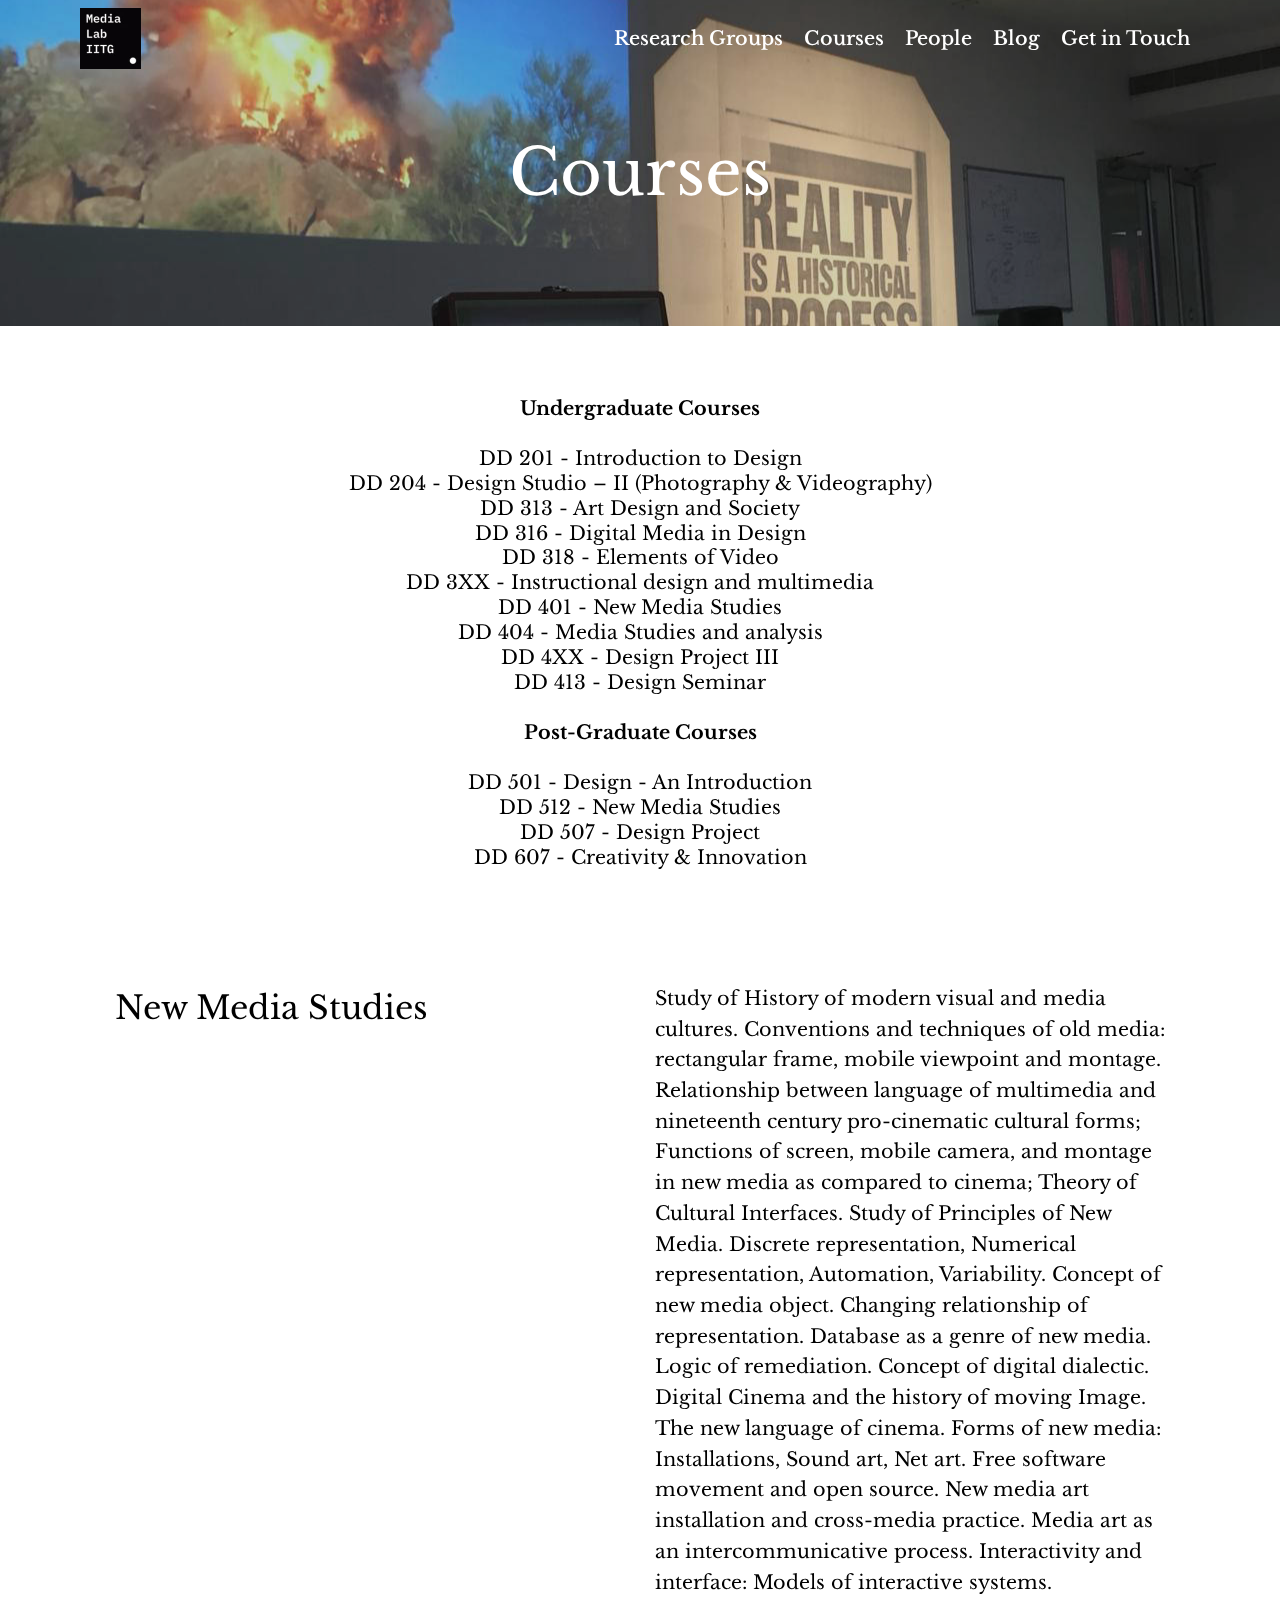
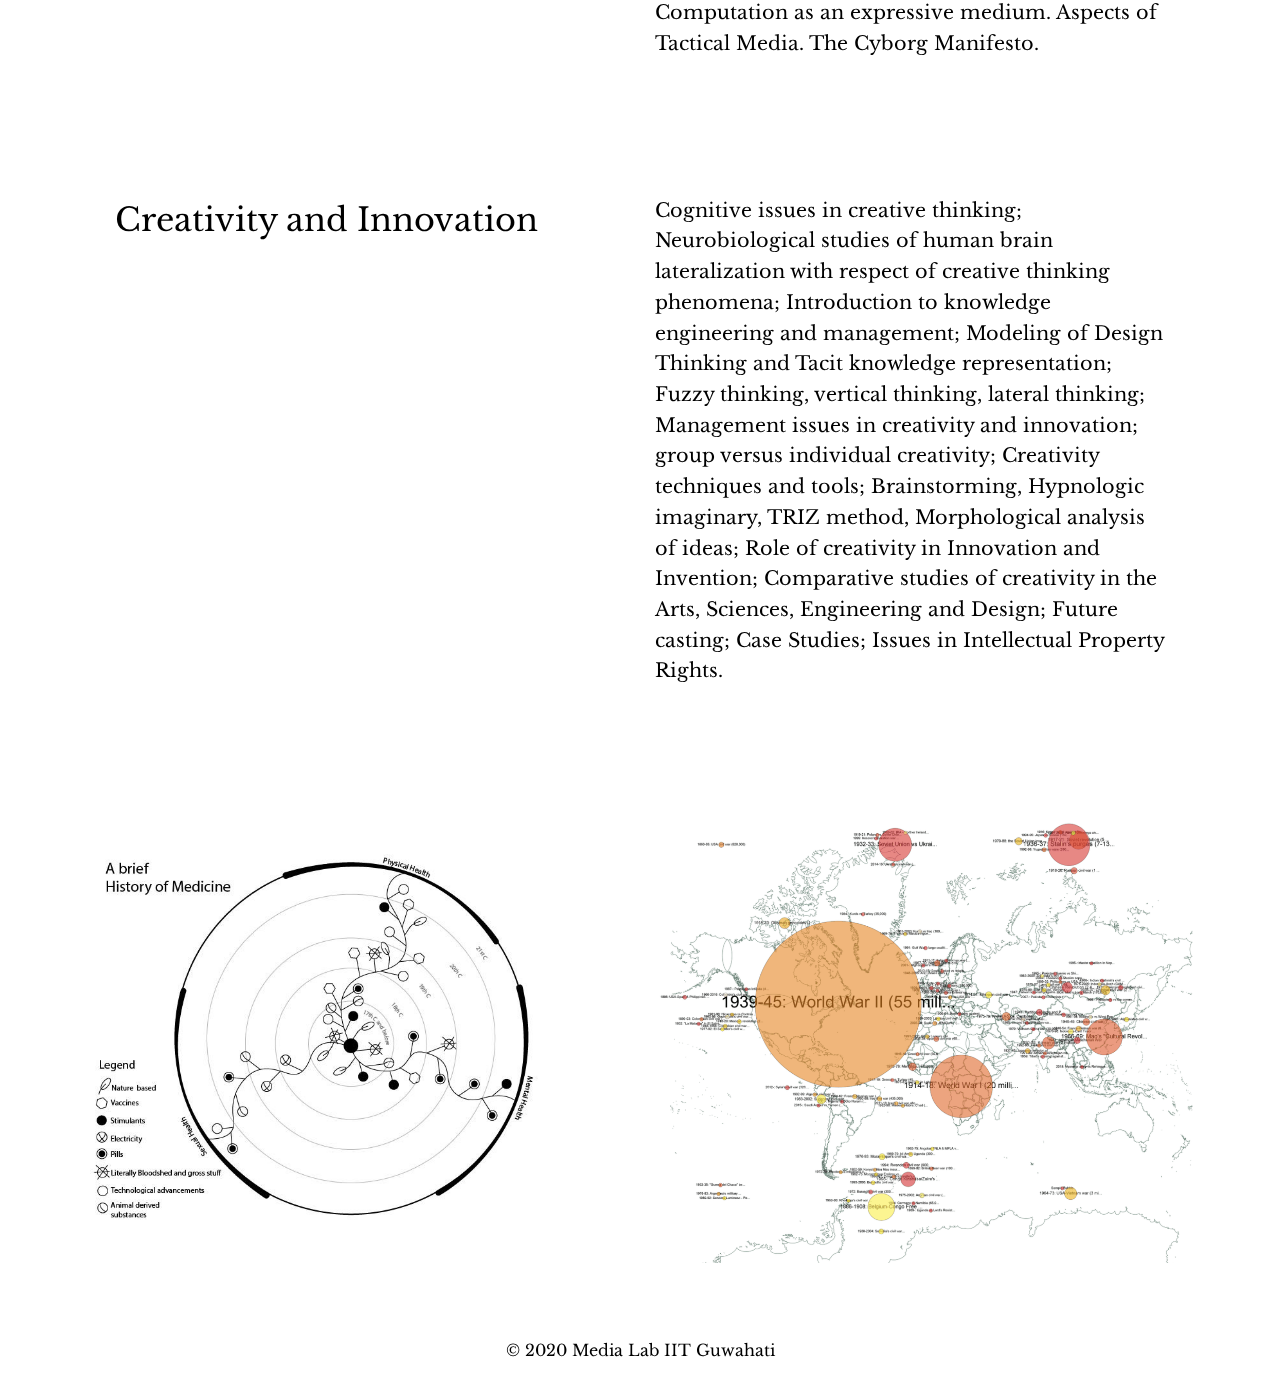
<file: courses.html>
<!DOCTYPE html>
<html  >
<head>
  <!-- Site made with Mobirise Website Builder v4.12.4, https://mobirise.com -->
  <meta charset="UTF-8">
  <meta http-equiv="X-UA-Compatible" content="IE=edge">
  <meta name="generator" content="Mobirise v4.12.4, mobirise.com">
  <meta name="viewport" content="width=device-width, initial-scale=1, minimum-scale=1">
  <link rel="shortcut icon" href="assets/images/media-lab-logo-122x122.jpg" type="image/x-icon">
  <meta name="description" content="">
  
  
  <title>Courses </title>
  <link rel="stylesheet" href="assets/web/assets/mobirise-icons/mobirise-icons.css">
  <link rel="stylesheet" href="assets/bootstrap/css/bootstrap.min.css">
  <link rel="stylesheet" href="assets/bootstrap/css/bootstrap-grid.min.css">
  <link rel="stylesheet" href="assets/bootstrap/css/bootstrap-reboot.min.css">
  <link rel="stylesheet" href="assets/tether/tether.min.css">
  <link rel="stylesheet" href="assets/dropdown/css/style.css">
  <link rel="stylesheet" href="assets/theme/css/style.css">
  <link rel="preload" as="style" href="assets/mobirise/css/mbr-additional.css"><link rel="stylesheet" href="assets/mobirise/css/mbr-additional.css" type="text/css">
  
  
  
</head>
<body>

<!-- Analytics -->
<!-- Global site tag (gtag.js) - Google Analytics -->
<script async src="https://www.googletagmanager.com/gtag/js?id=UA-172515706-1"></script>
<script>
  window.dataLayer = window.dataLayer || [];
  function gtag(){dataLayer.push(arguments);}
  gtag('js', new Date());

  gtag('config', 'UA-172515706-1');
</script>

<!-- /Analytics -->


  <section class="menu cid-s7CN8HIWrF" once="menu" id="menu1-12">

    

    <nav class="navbar navbar-expand beta-menu navbar-dropdown align-items-center navbar-toggleable-sm bg-color transparent">
        <button class="navbar-toggler navbar-toggler-right" type="button" data-toggle="collapse" data-target="#navbarSupportedContent" aria-controls="navbarSupportedContent" aria-expanded="false" aria-label="Toggle navigation">
            <div class="hamburger">
                <span></span>
                <span></span>
                <span></span>
                <span></span>
            </div>
        </button>
        <div class="menu-logo">
            <div class="navbar-brand">
                <span class="navbar-logo">
                    <a href="index.html">
                         <img src="assets/images/media-lab-logo-122x122.jpg" alt="Mobirise" title="" style="height: 3.8rem;">
                    </a>
                </span>
                
            </div>
        </div>
        <div class="collapse navbar-collapse" id="navbarSupportedContent">
            <ul class="navbar-nav nav-dropdown nav-right" data-app-modern-menu="true"><li class="nav-item">
                    <a class="nav-link link text-white display-7" href="researchgroups.html">
                        
                        Research Groups</a>
                </li><li class="nav-item"><a class="nav-link link text-white display-7" href="courses.html">
                        
                        Courses</a></li><li class="nav-item"><a class="nav-link link text-white display-7" href="people.html">
                        
                        People</a></li><li class="nav-item"><a class="nav-link link text-white display-7" href="https://medium.com/new-media-dod" target="_blank">
                        
                        Blog</a></li><li class="nav-item"><a class="nav-link link text-white display-7" href="index.html#content1-12">
                        
                        Get in Touch</a></li></ul>
            
        </div>
    </nav>
</section>

<section class="engine"><a href="https://mobirise.info/l">free web templates</a></section><section class="header1 cid-s6Abutlocd mbr-parallax-background" id="header16-k">

    

    <div class="mbr-overlay" style="opacity: 0.2; background-color: rgb(35, 35, 35);">
    </div>

    <div class="container">
        <div class="row justify-content-md-center">
            <div class="col-md-10 align-center">
                <h1 class="mbr-section-title mbr-bold pb-3 mbr-fonts-style display-1"><span style="font-weight: normal;">
                    Courses</span></h1>
                
                
                
            </div>
        </div>
    </div>

</section>

<section class="mbr-section content4 cid-s73AjVDLTk" id="content4-t">

    

    <div class="container">
        <div class="media-container-row">
            <div class="title col-12 col-md-8">
                
                <h3 class="mbr-section-subtitle align-center mbr-light mbr-fonts-style display-7"><div><div>
</div></div><div><br></div><div><strong>Undergraduate Courses
</strong></div><div><br></div><div>DD 201 - Introduction to Design
</div><div>DD 204 - Design Studio – II (Photography &amp; Videography)
</div><div>DD 313 - Art Design and Society
</div><div>DD 316 - Digital Media in Design
</div><div>DD 318 - Elements of Video
</div><div>DD 3XX - Instructional design and multimedia
</div><div>DD 401 - New Media Studies
</div><div>DD 404 - Media Studies and analysis
</div><div>DD 4XX - Design Project III
</div><div>DD 413 - Design Seminar
</div><div><br></div><div>
</div><div><strong>Post-Graduate Courses</strong>
</div><div><br></div><div>DD 501 - Design - An Introduction
</div><div>DD 512 - New Media Studies
</div><div>DD 507 - Design Project
</div><div>DD 607 - Creativity &amp; Innovation</div></h3>
                
            </div>
        </div>
    </div>
</section>

<section class="mbr-section article content3 cid-s793aiYaf7" id="content3-u">
      
     

    <div class="container">
        <div class="media-container-row">
            <div class="row col-12 col-md-12">
                <div class="col-12 mbr-text mbr-fonts-style col-md-6 display-5">
                     <p>New Media Studies</p>
                </div>
                <div class="col-12 mbr-text mbr-fonts-style display-7 col-md-6">
                     <p>Study of History of modern visual and media cultures. Conventions and techniques of old media: rectangular frame, mobile viewpoint and montage. Relationship between language of multimedia and nineteenth century pro-cinematic cultural forms; Functions of screen, mobile camera, and montage in new media as compared to cinema; Theory of Cultural Interfaces. Study of Principles of New Media. Discrete representation, Numerical representation, Automation, Variability. Concept of new media object. Changing relationship of representation. Database as a genre of new media. Logic of remediation. Concept of digital dialectic. Digital Cinema and the history of moving Image. The new language of cinema. Forms of new media: Installations, Sound art, Net art. Free software movement and open source. New media art installation and cross-media practice. Media art as an intercommunicative process. Interactivity and interface: Models of interactive systems. Computation as an expressive medium. Aspects of Tactical Media. The Cyborg Manifesto.</p>
                </div>
                
            </div>
        </div>
    </div>
</section>

<section class="mbr-section article content3 cid-s793kRtdKY" id="content3-v">
      
     

    <div class="container">
        <div class="media-container-row">
            <div class="row col-12 col-md-12">
                <div class="col-12 mbr-text mbr-fonts-style col-md-6 display-5">
                     <p>Creativity and Innovation</p>
                </div>
                <div class="col-12 mbr-text mbr-fonts-style display-7 col-md-6">
                     <p>Cognitive issues in creative thinking; Neurobiological studies of human brain lateralization with respect of creative thinking phenomena; Introduction to knowledge engineering and management; Modeling of Design Thinking and Tacit knowledge representation; Fuzzy thinking, vertical thinking, lateral thinking; Management issues in creativity and innovation; group versus individual creativity; Creativity techniques and tools; Brainstorming, Hypnologic imaginary, TRIZ method, Morphological analysis of ideas; Role of creativity in Innovation and Invention; Comparative studies of creativity in the Arts, Sciences, Engineering and Design; Future casting; Case Studies; Issues in Intellectual Property Rights.</p>
                </div>
                
            </div>
        </div>
    </div>
</section>

<section class="cid-s6AbuvCNal" id="image4-n">
    <!-- Block parameters controls (Blue "Gear" panel) -->
    
    <!-- End block parameters -->
    <div class="container images-container">
            <div class="media-container-row" style="width: 100%;">
                <div class="img-item item1" style="width: 104%;">
                    <img src="assets/images/briefhistoryofmedicine-2-843x595.jpg" alt="" title="">
                    
                </div>
                <div class="img-item">
                    <img src="assets/images/data-world-war-1072x956.png" alt="" title="">
                    
                </div>
            </div>
    </div>
</section>

<section once="footers" class="cid-s6AbuwR286" id="footer6-p">

    

    

    <div class="container">
        <div class="media-container-row align-center mbr-white">
            <div class="col-12">
                <p class="mbr-text mb-0 mbr-fonts-style display-4">
                    © 2020 Media Lab IIT Guwahati</p>
            </div>
        </div>
    </div>
</section>


  <script src="assets/web/assets/jquery/jquery.min.js"></script>
  <script src="assets/popper/popper.min.js"></script>
  <script src="assets/bootstrap/js/bootstrap.min.js"></script>
  <script src="assets/tether/tether.min.js"></script>
  <script src="assets/smoothscroll/smooth-scroll.js"></script>
  <script src="assets/parallax/jarallax.min.js"></script>
  <script src="assets/dropdown/js/nav-dropdown.js"></script>
  <script src="assets/dropdown/js/navbar-dropdown.js"></script>
  <script src="assets/touchswipe/jquery.touch-swipe.min.js"></script>
  <script src="assets/theme/js/script.js"></script>
  
  
 <div id="scrollToTop" class="scrollToTop mbr-arrow-up"><a style="text-align: center;"><i class="mbr-arrow-up-icon mbr-arrow-up-icon-cm cm-icon cm-icon-smallarrow-up"></i></a></div>
  </body>
</html>
</file>
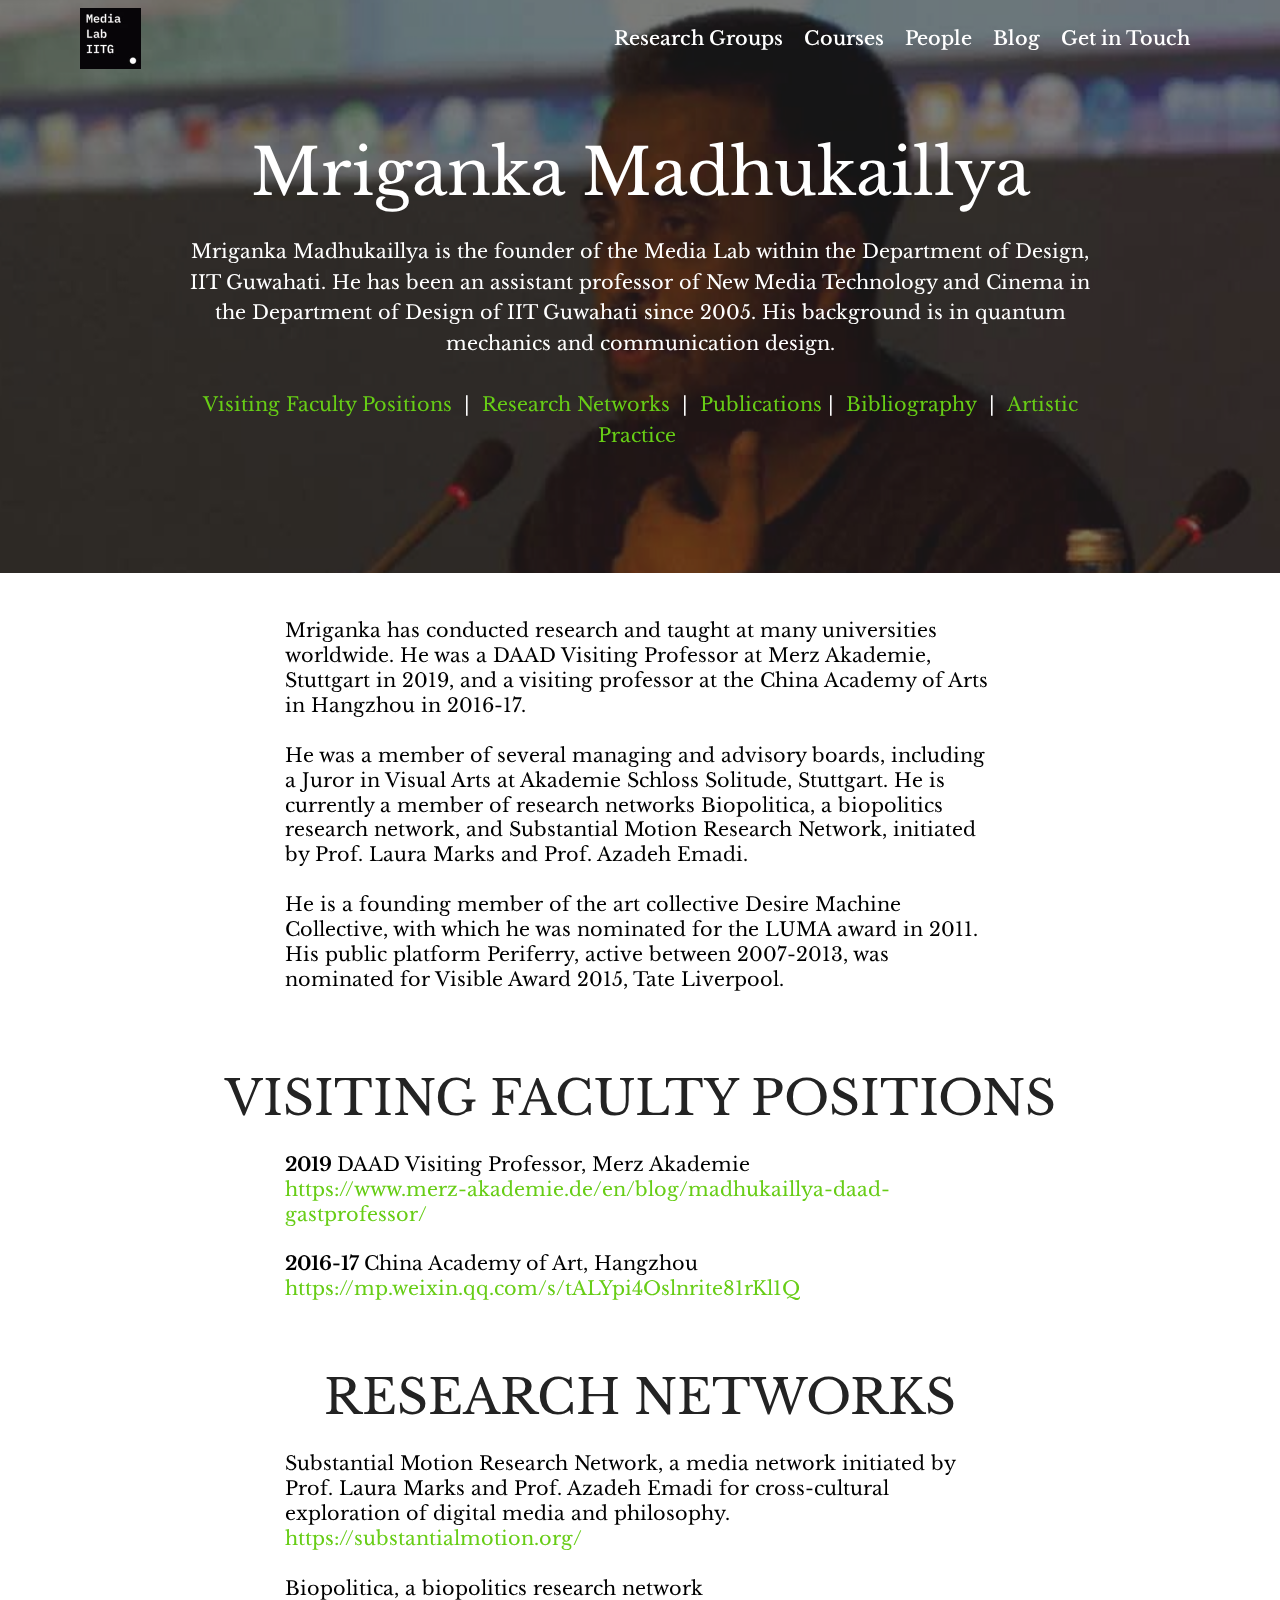
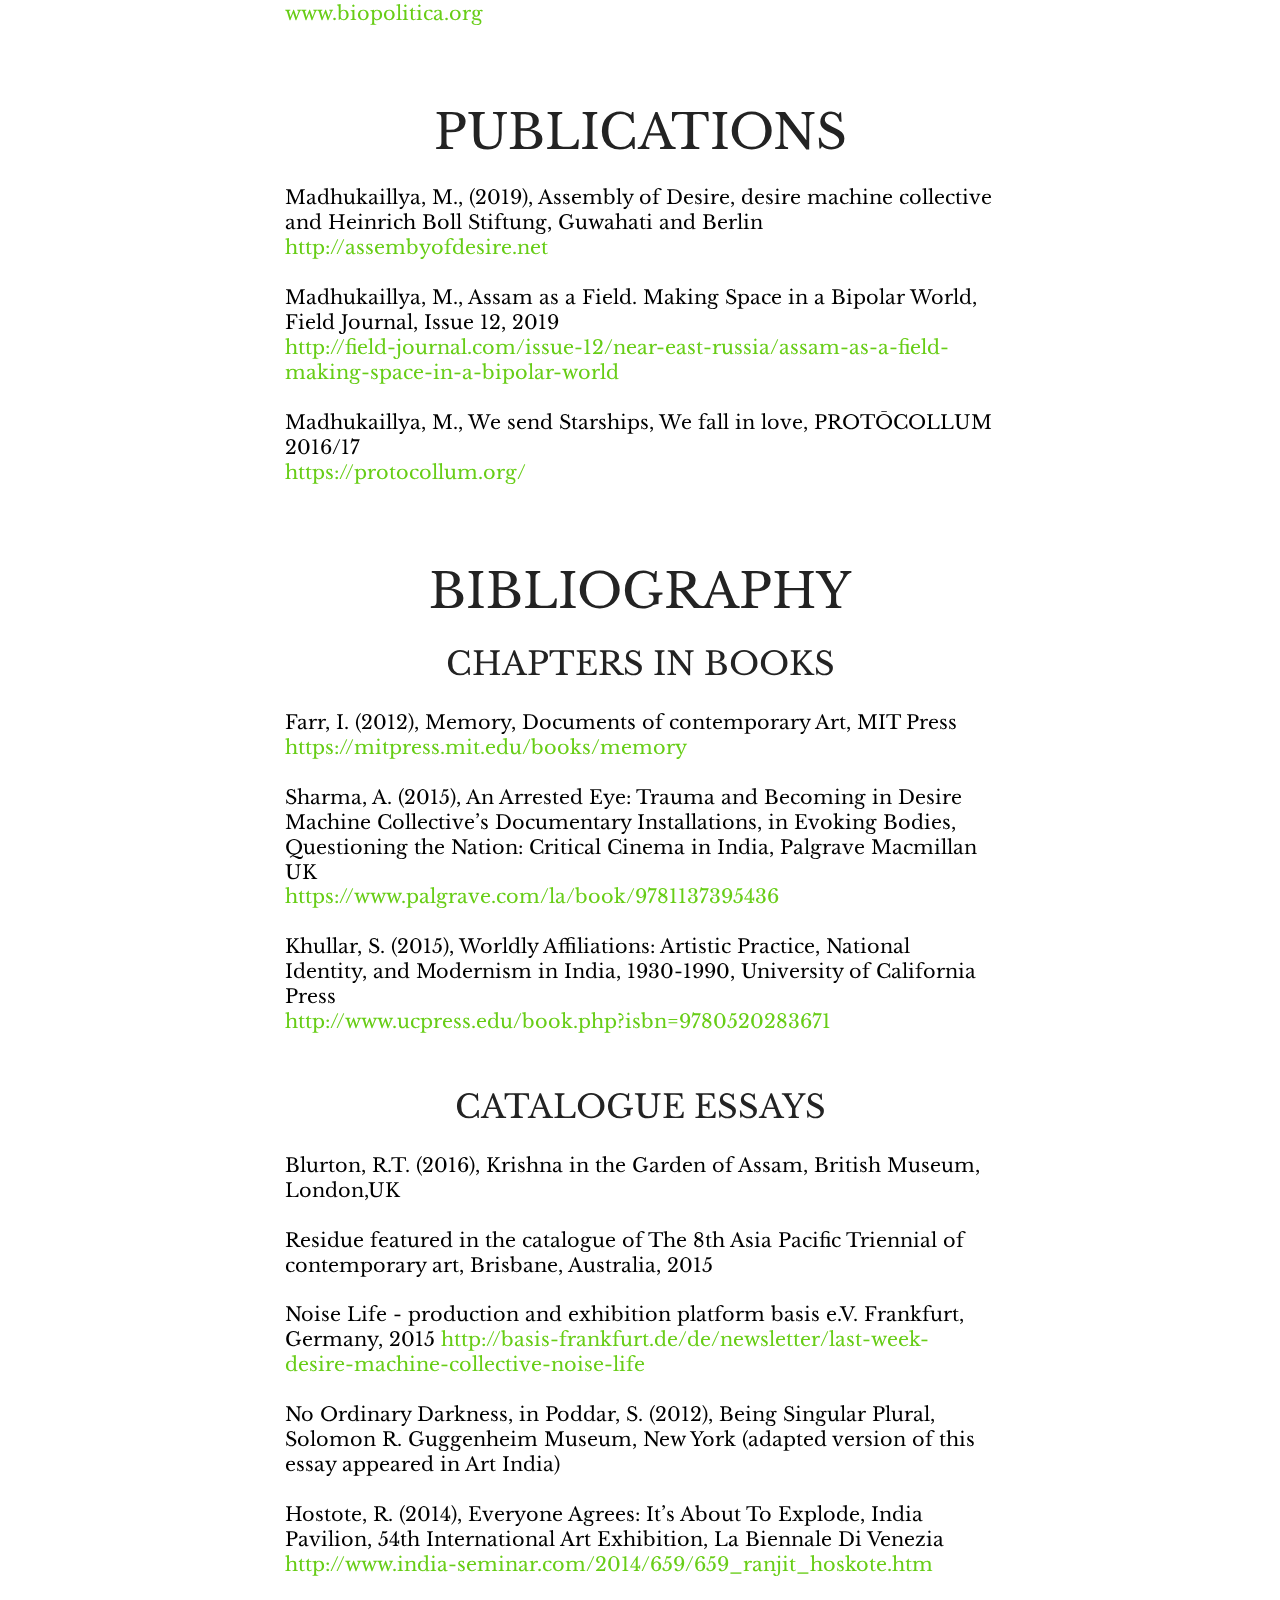
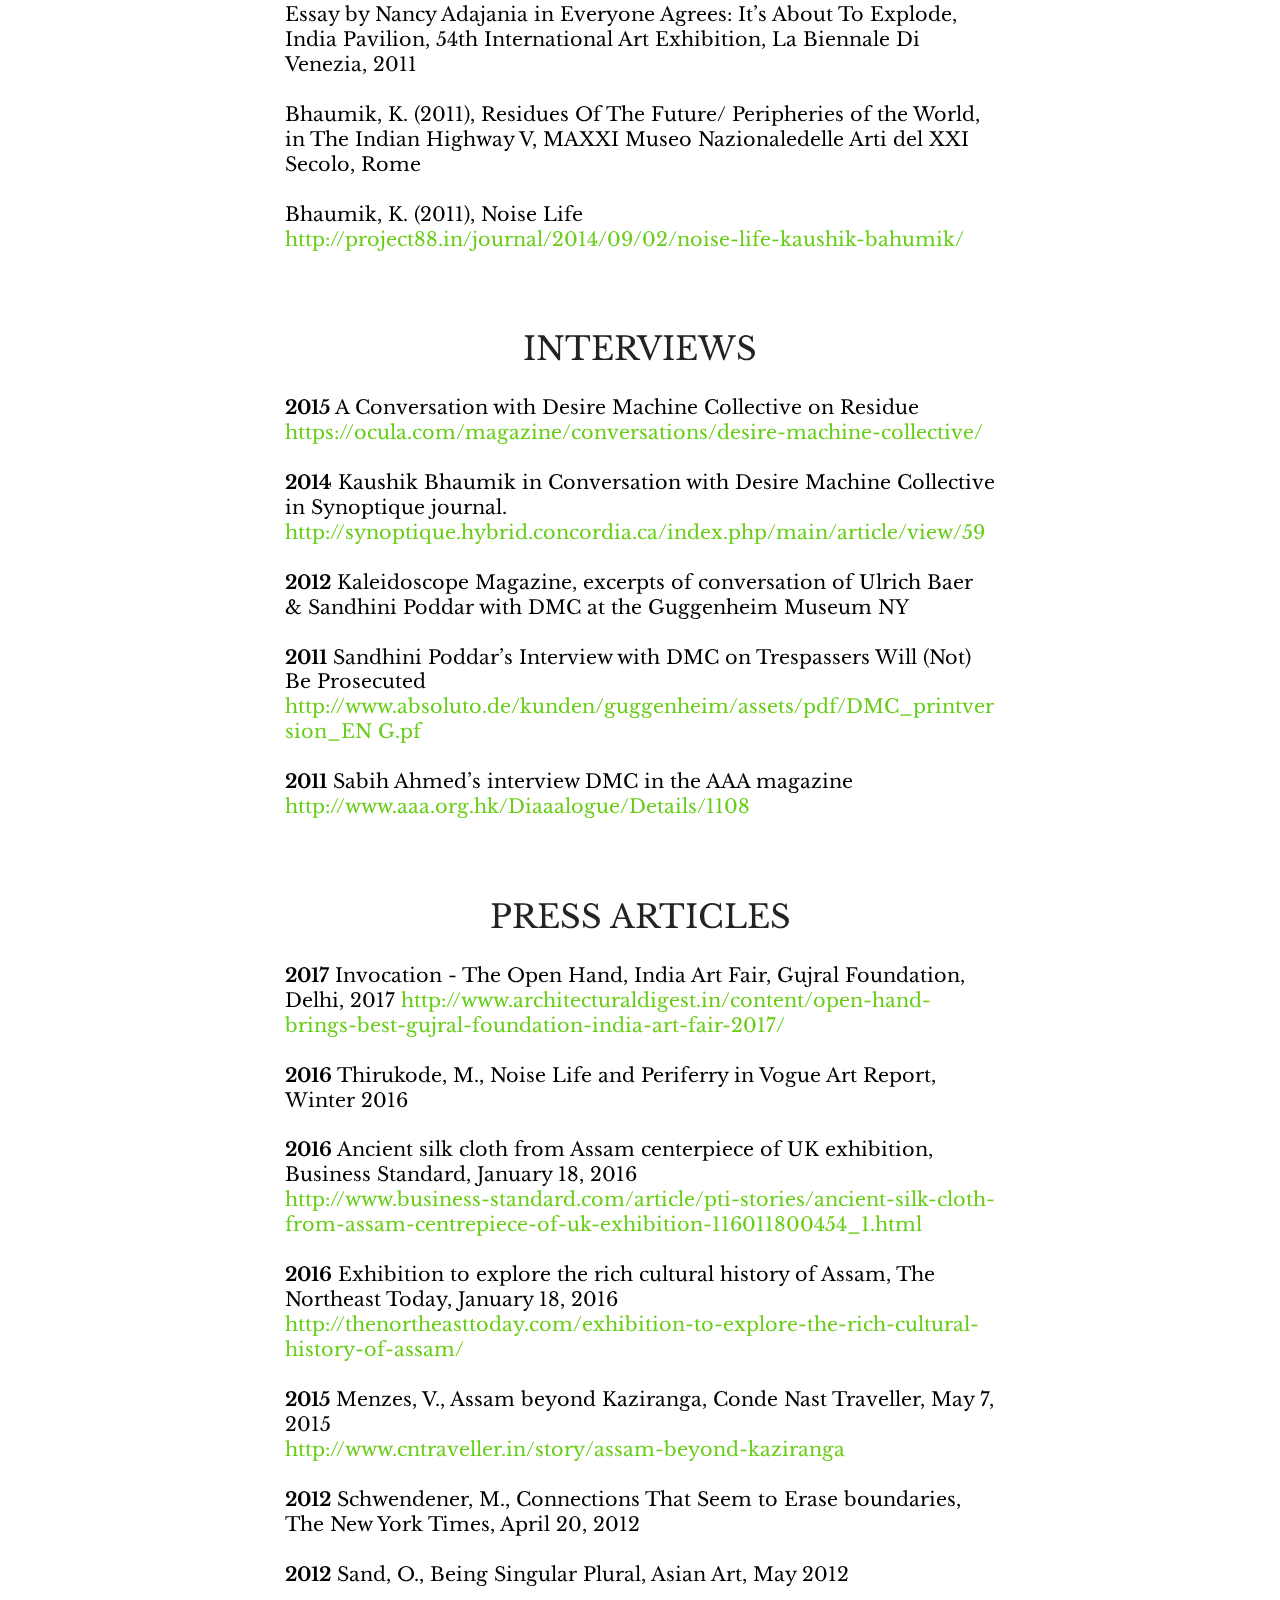
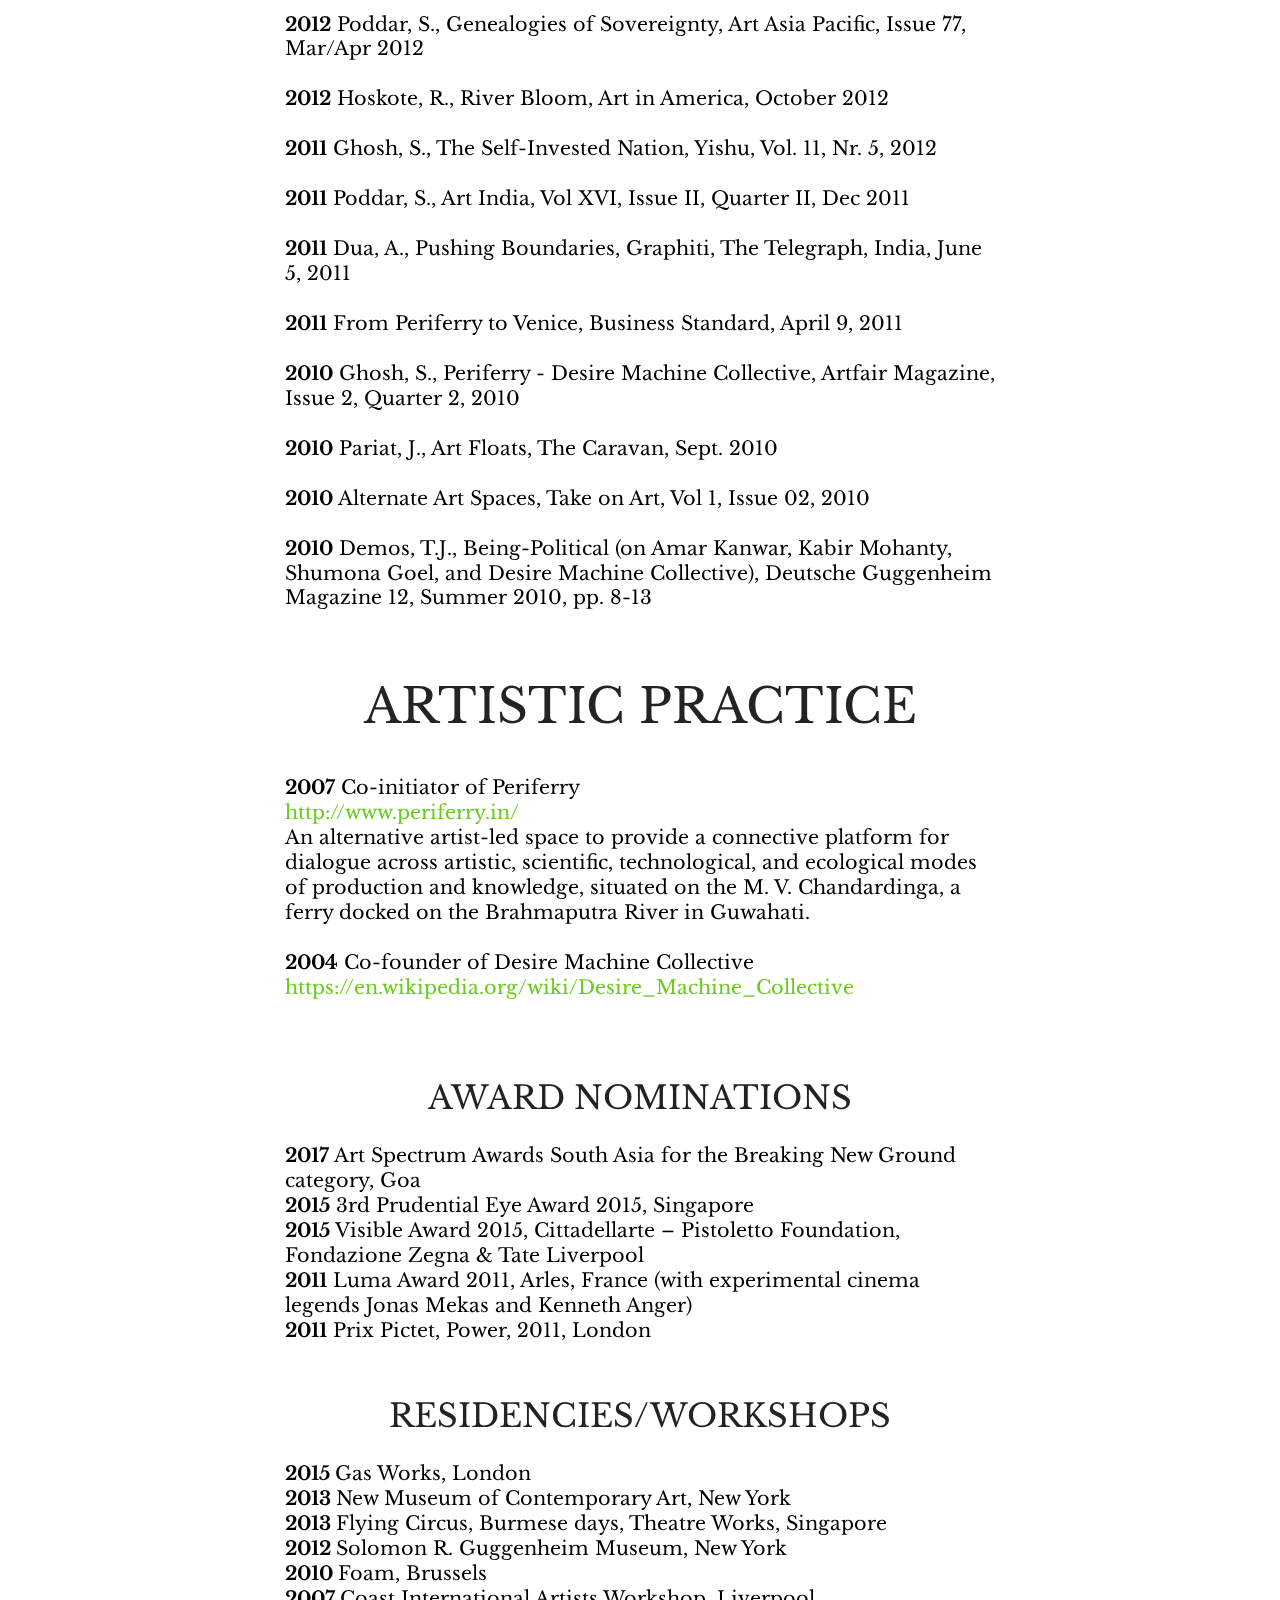
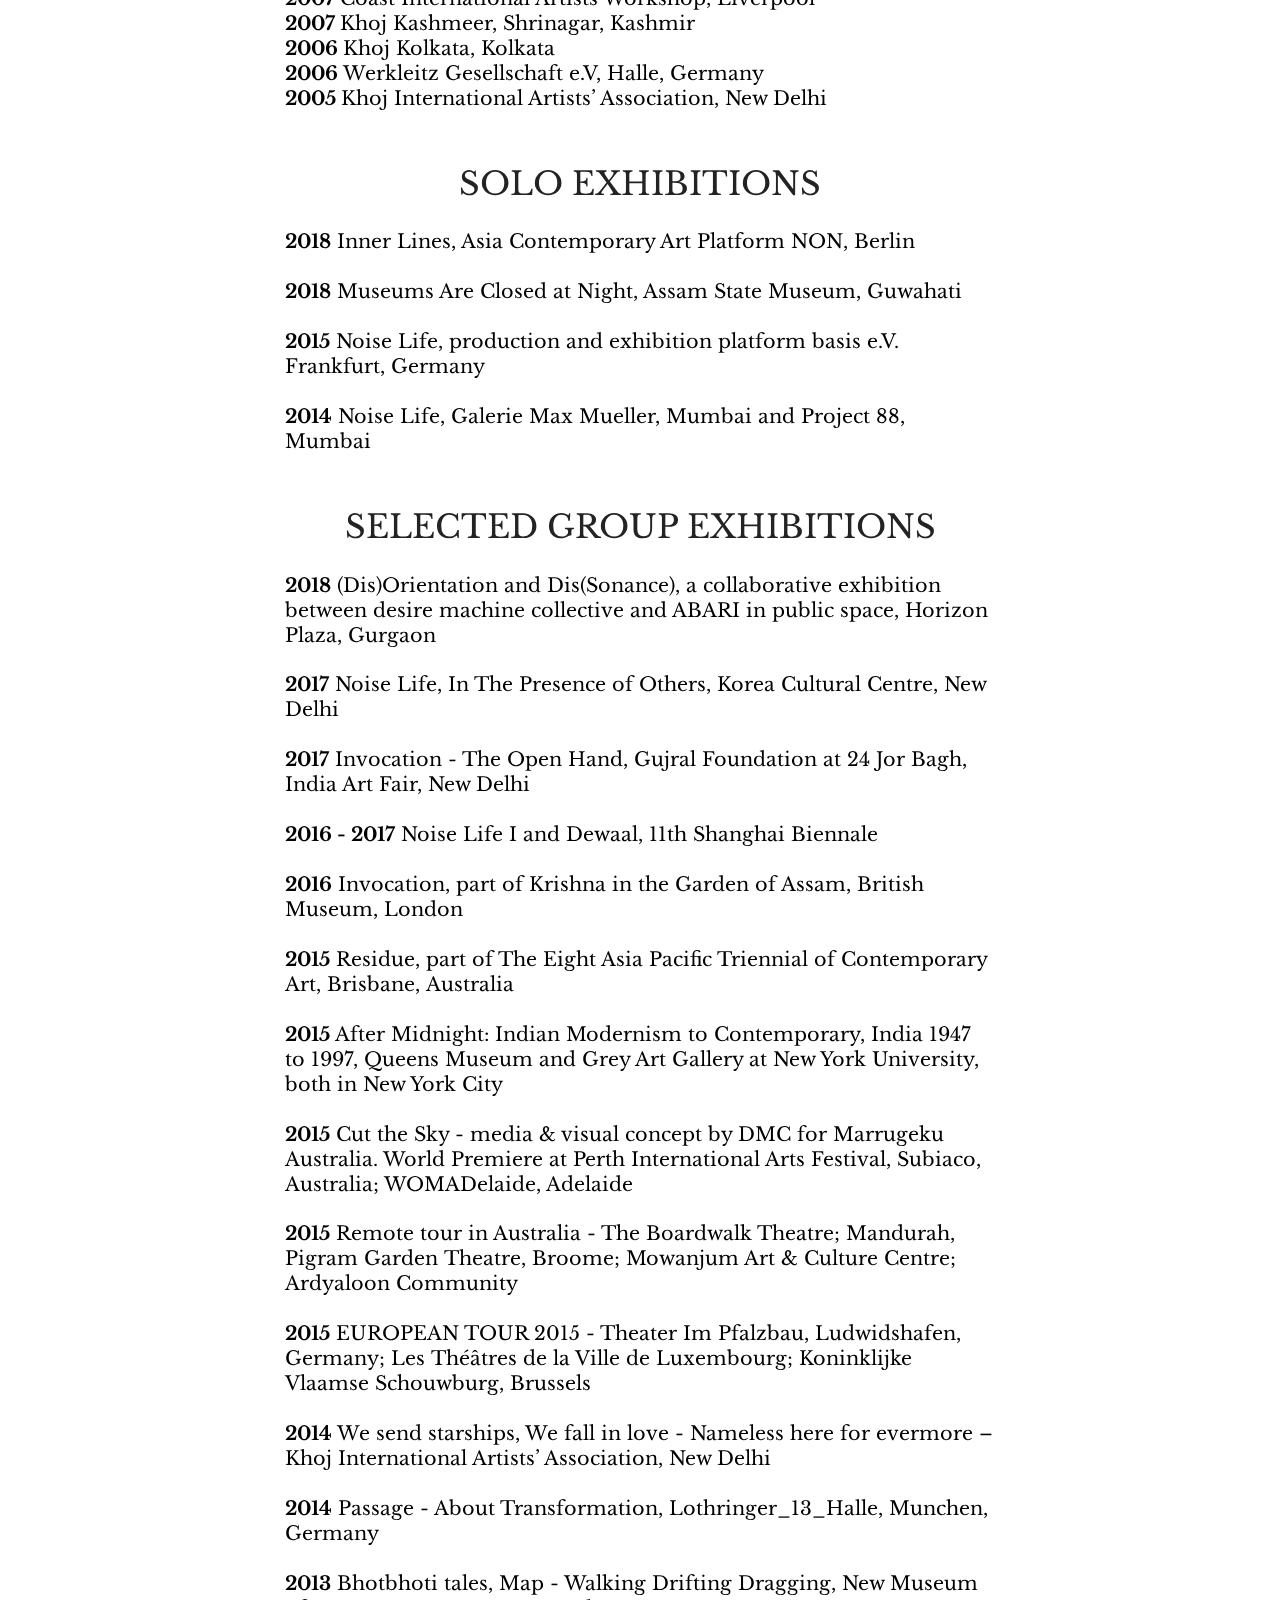
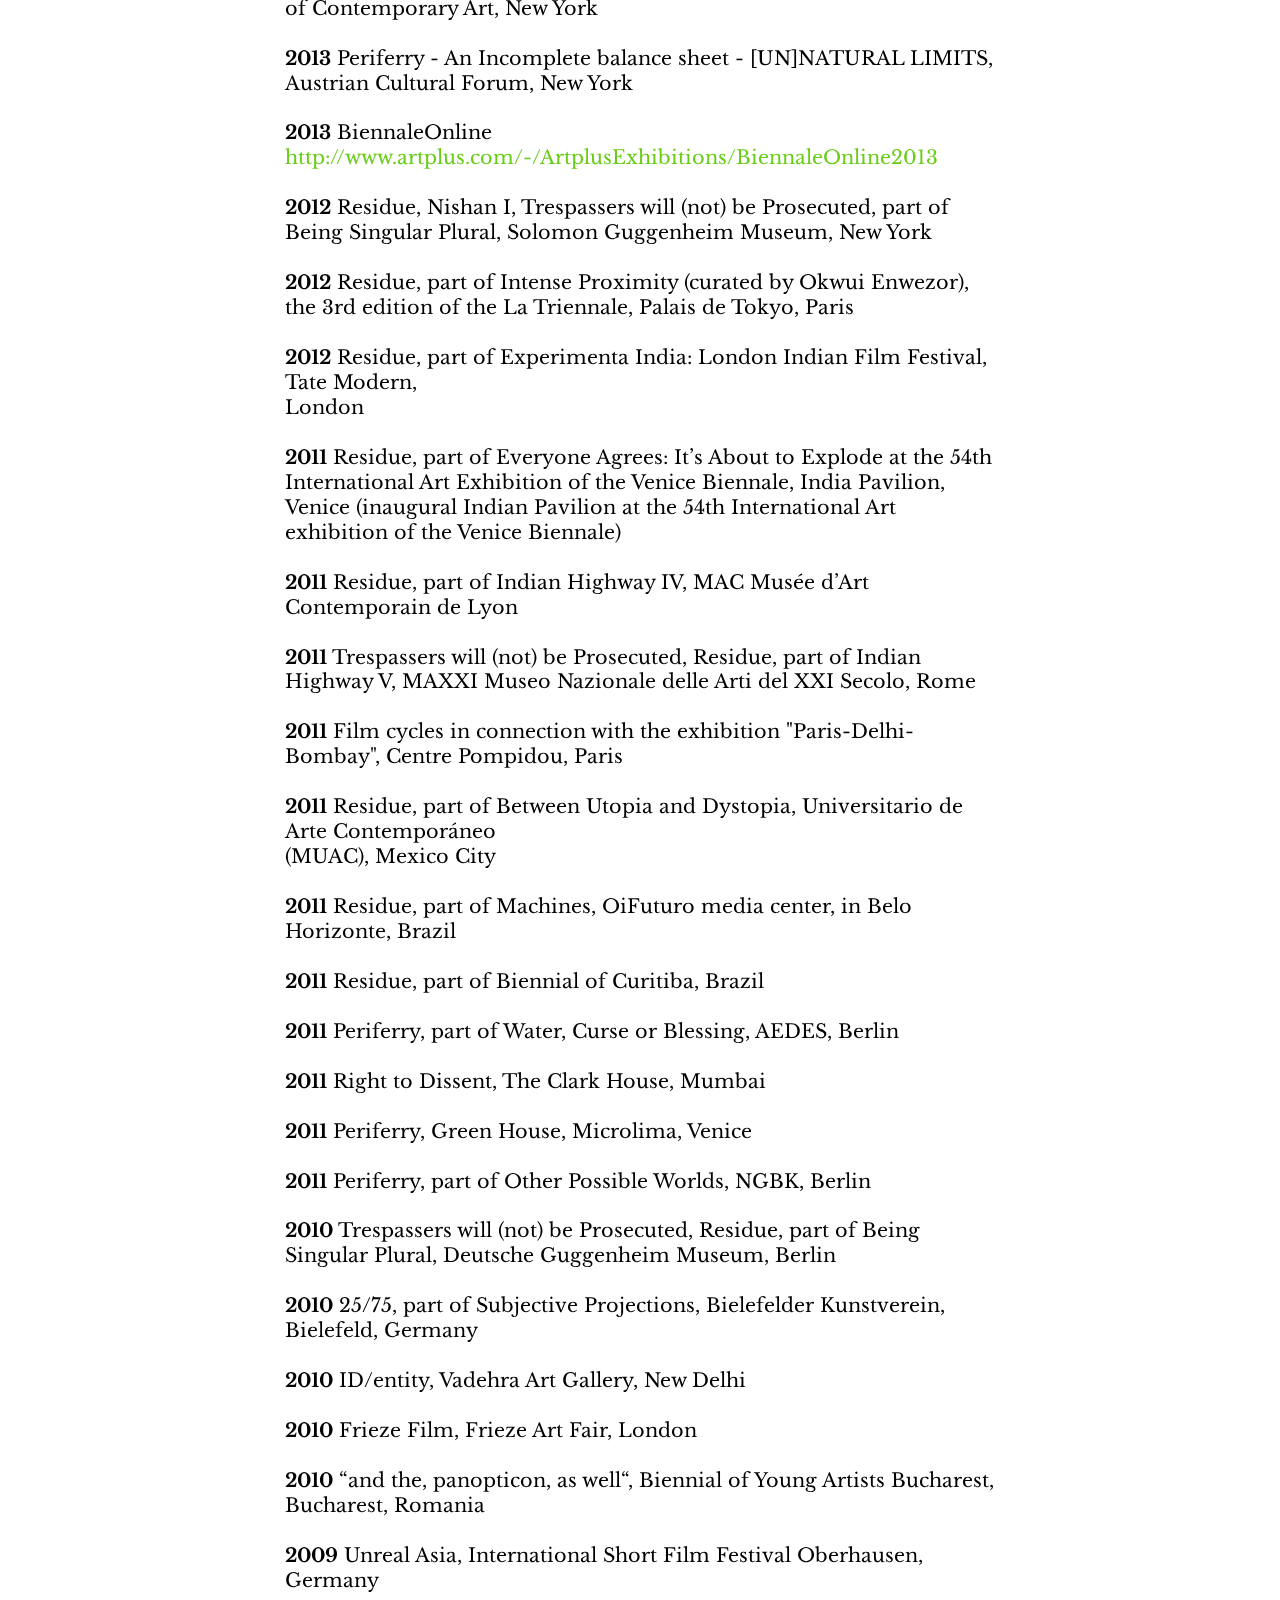
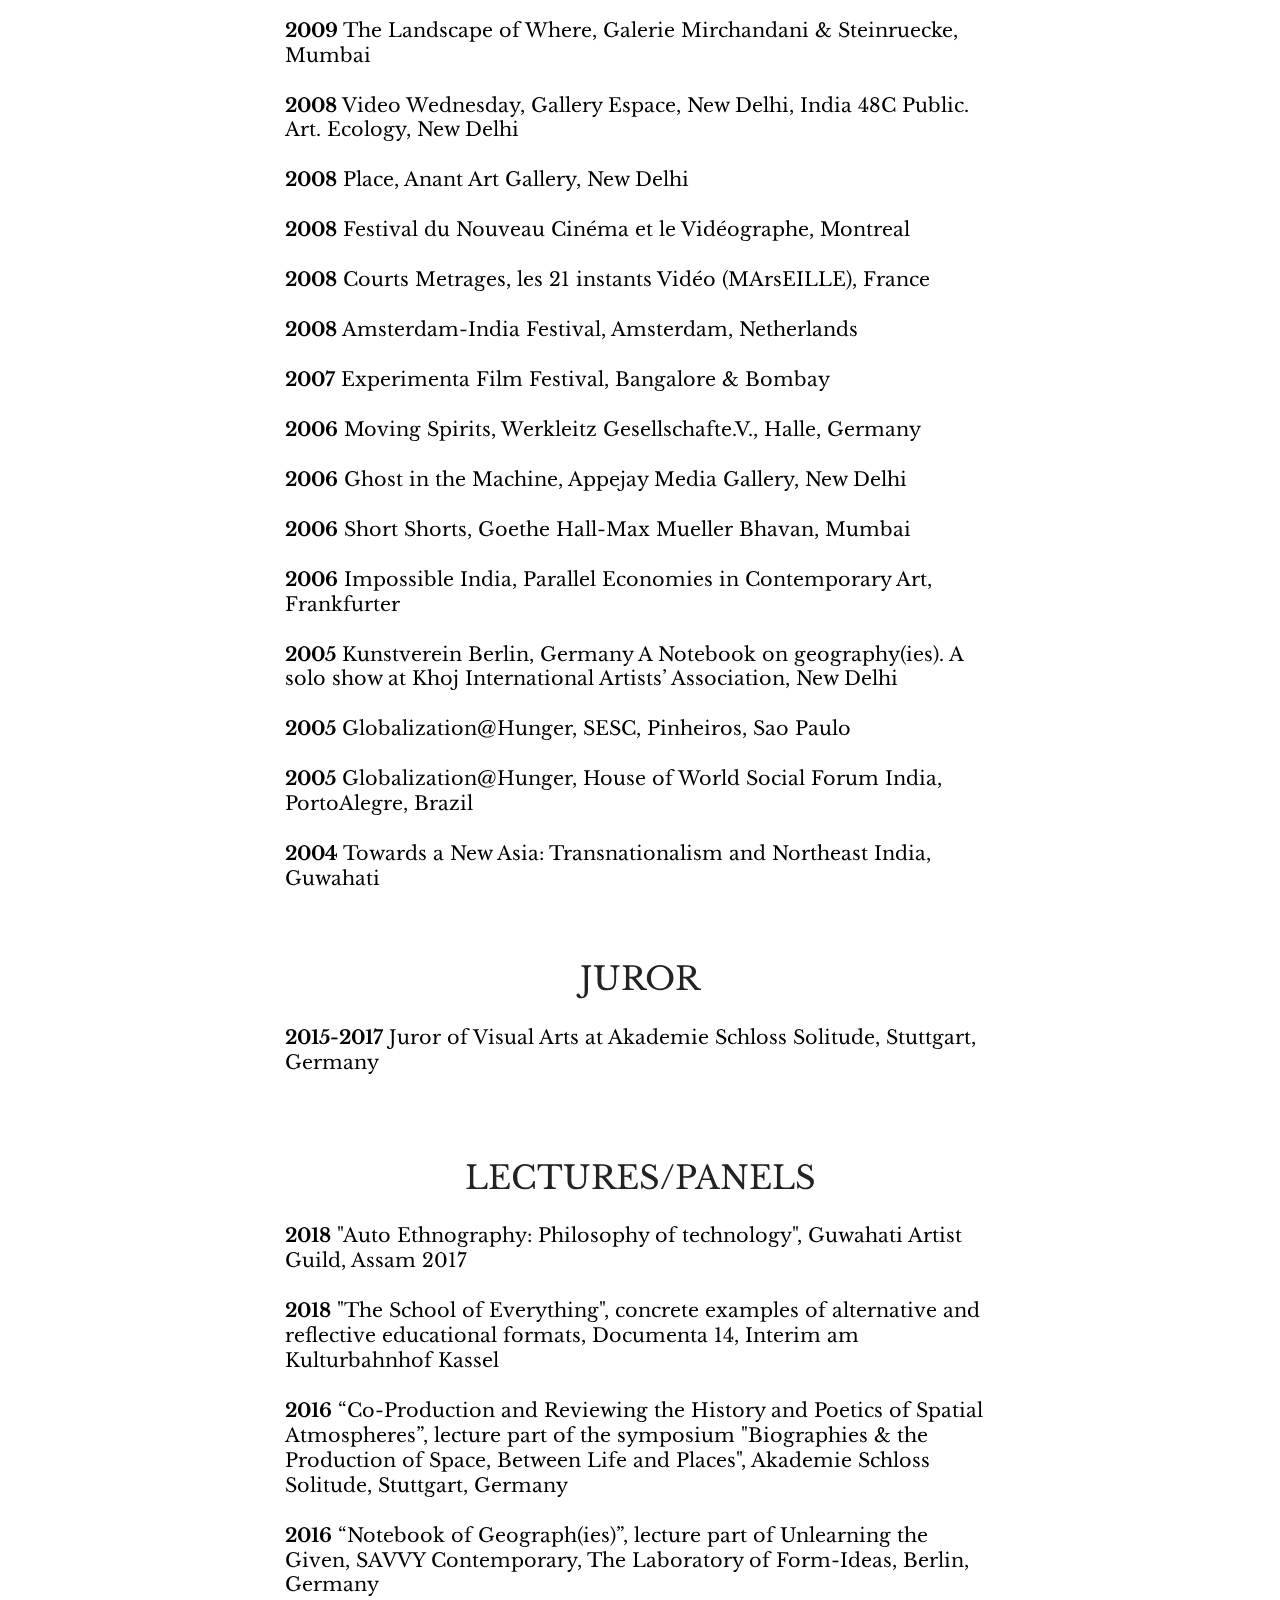
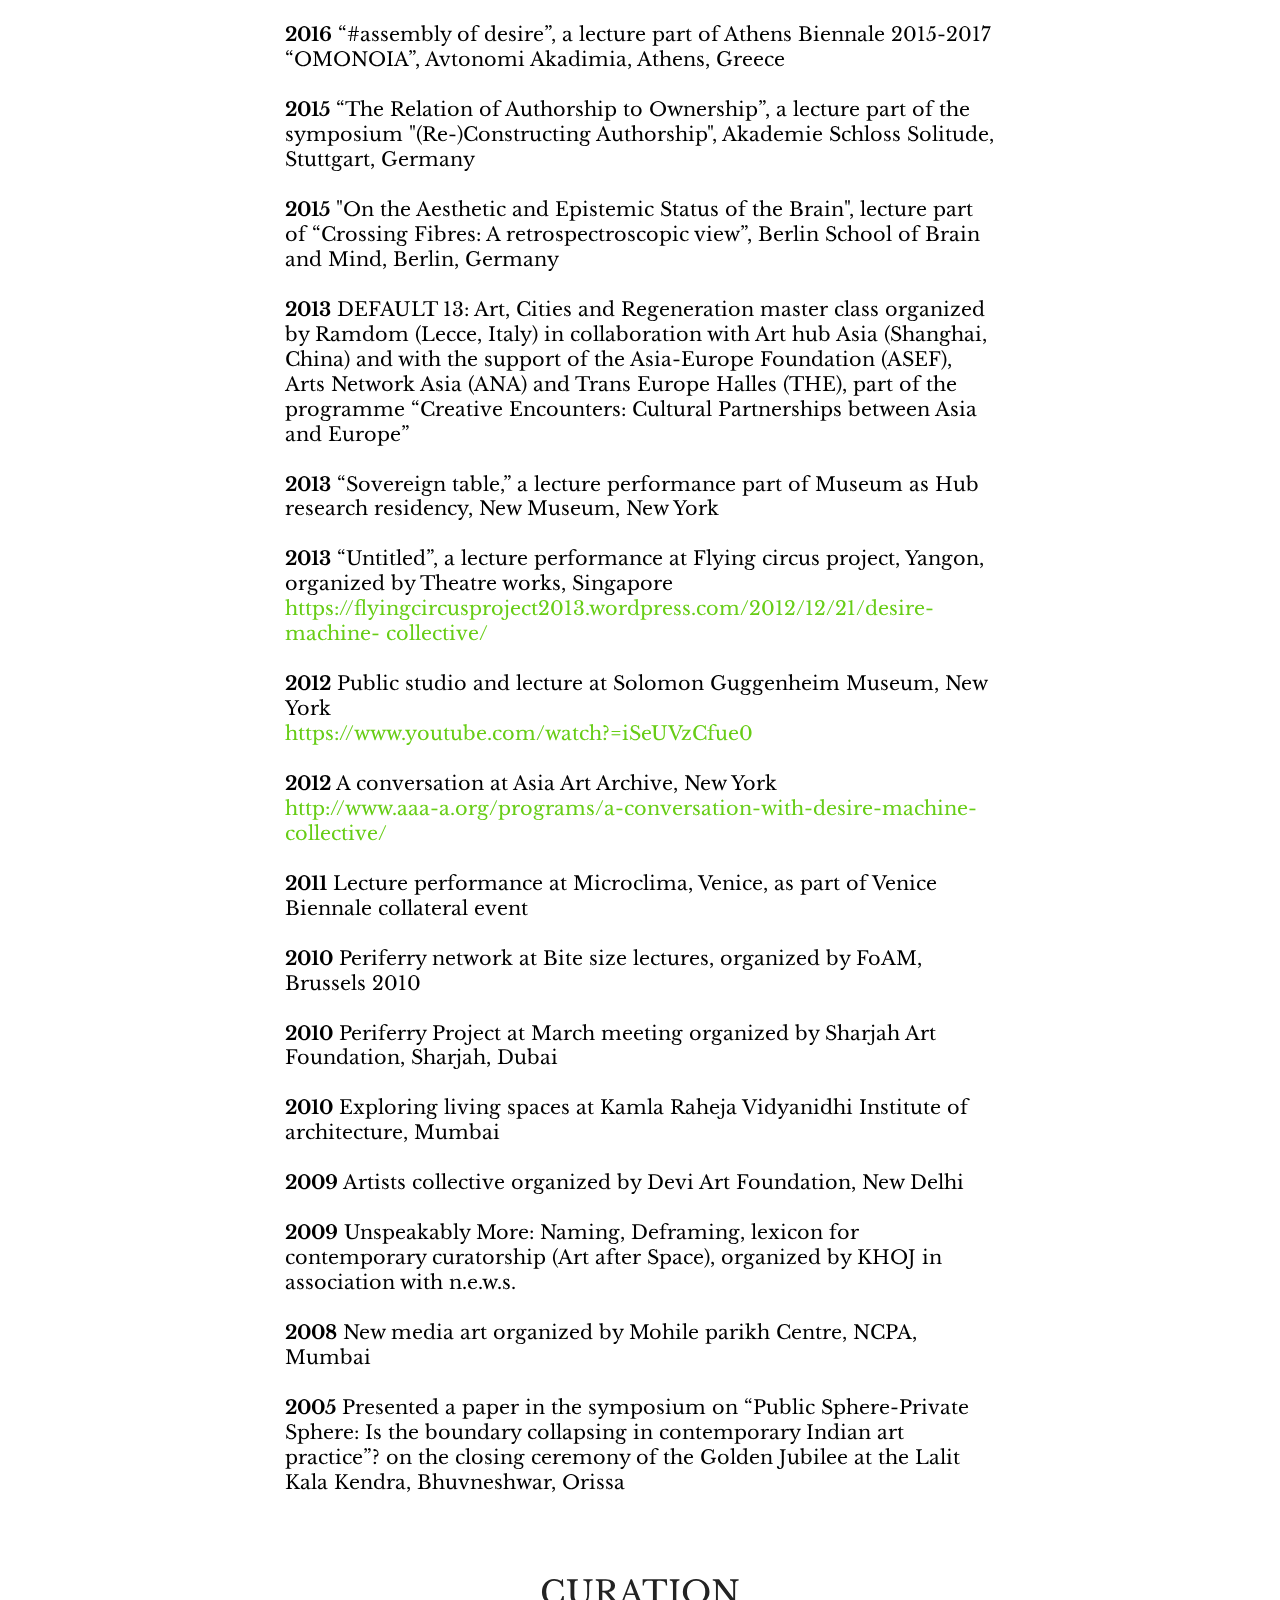
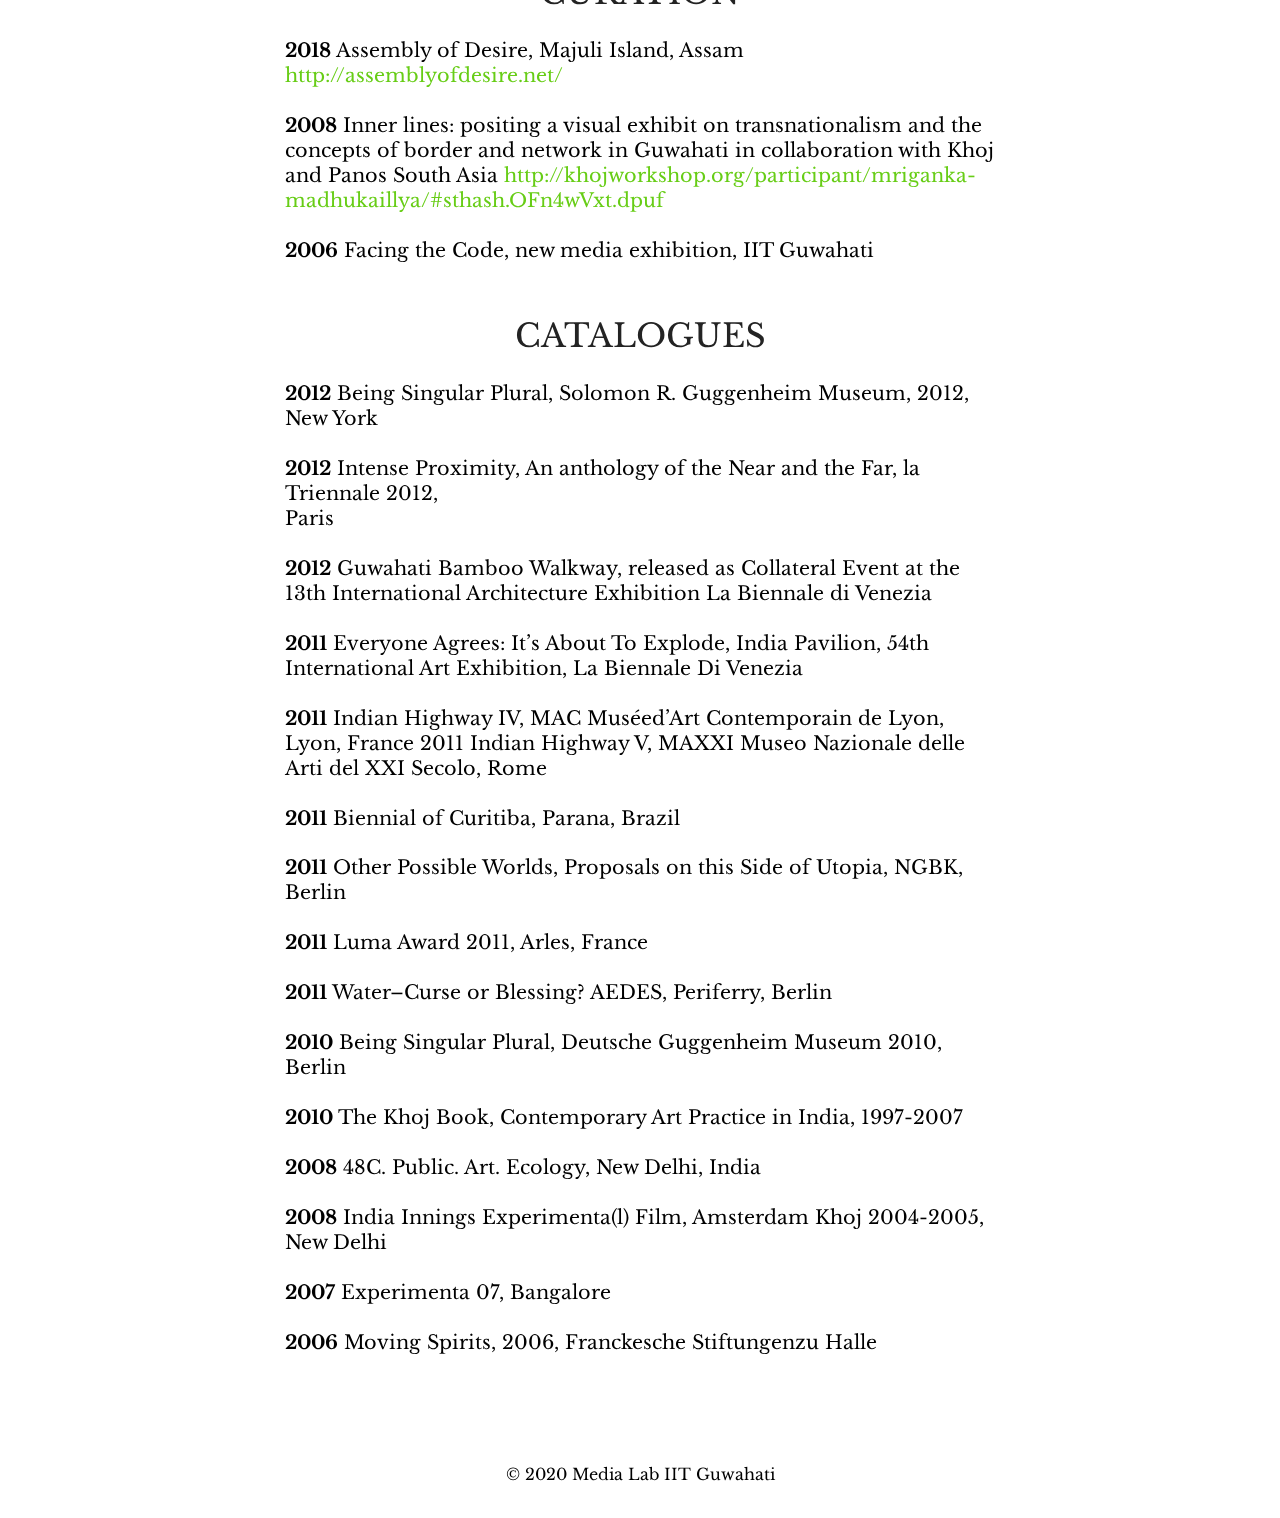
<file: mrigankamadhukaillya.html>
<!DOCTYPE html>
<html  >
<head>
  <!-- Site made with Mobirise Website Builder v4.12.4, https://mobirise.com -->
  <meta charset="UTF-8">
  <meta http-equiv="X-UA-Compatible" content="IE=edge">
  <meta name="generator" content="Mobirise v4.12.4, mobirise.com">
  <meta name="viewport" content="width=device-width, initial-scale=1, minimum-scale=1">
  <link rel="shortcut icon" href="assets/images/media-lab-logo-122x122.jpg" type="image/x-icon">
  <meta name="description" content="">
  
  
  <title>Mriganka Madhukaillya</title>
  <link rel="stylesheet" href="assets/web/assets/mobirise-icons/mobirise-icons.css">
  <link rel="stylesheet" href="assets/bootstrap/css/bootstrap.min.css">
  <link rel="stylesheet" href="assets/bootstrap/css/bootstrap-grid.min.css">
  <link rel="stylesheet" href="assets/bootstrap/css/bootstrap-reboot.min.css">
  <link rel="stylesheet" href="assets/tether/tether.min.css">
  <link rel="stylesheet" href="assets/dropdown/css/style.css">
  <link rel="stylesheet" href="assets/theme/css/style.css">
  <link rel="preload" as="style" href="assets/mobirise/css/mbr-additional.css"><link rel="stylesheet" href="assets/mobirise/css/mbr-additional.css" type="text/css">
  
  
  
</head>
<body>

<!-- Analytics -->
<!-- Global site tag (gtag.js) - Google Analytics -->
<script async src="https://www.googletagmanager.com/gtag/js?id=UA-172515706-1"></script>
<script>
  window.dataLayer = window.dataLayer || [];
  function gtag(){dataLayer.push(arguments);}
  gtag('js', new Date());

  gtag('config', 'UA-172515706-1');
</script>

<!-- /Analytics -->


  <section class="menu cid-s7CN8HIWrF" once="menu" id="menu1-12">

    

    <nav class="navbar navbar-expand beta-menu navbar-dropdown align-items-center navbar-toggleable-sm bg-color transparent">
        <button class="navbar-toggler navbar-toggler-right" type="button" data-toggle="collapse" data-target="#navbarSupportedContent" aria-controls="navbarSupportedContent" aria-expanded="false" aria-label="Toggle navigation">
            <div class="hamburger">
                <span></span>
                <span></span>
                <span></span>
                <span></span>
            </div>
        </button>
        <div class="menu-logo">
            <div class="navbar-brand">
                <span class="navbar-logo">
                    <a href="index.html">
                         <img src="assets/images/media-lab-logo-122x122.jpg" alt="Mobirise" title="" style="height: 3.8rem;">
                    </a>
                </span>
                
            </div>
        </div>
        <div class="collapse navbar-collapse" id="navbarSupportedContent">
            <ul class="navbar-nav nav-dropdown nav-right" data-app-modern-menu="true"><li class="nav-item">
                    <a class="nav-link link text-white display-7" href="researchgroups.html">
                        
                        Research Groups</a>
                </li><li class="nav-item"><a class="nav-link link text-white display-7" href="courses.html">
                        
                        Courses</a></li><li class="nav-item"><a class="nav-link link text-white display-7" href="people.html">
                        
                        People</a></li><li class="nav-item"><a class="nav-link link text-white display-7" href="https://medium.com/new-media-dod" target="_blank">
                        
                        Blog</a></li><li class="nav-item"><a class="nav-link link text-white display-7" href="index.html#content1-12">
                        
                        Get in Touch</a></li></ul>
            
        </div>
    </nav>
</section>

<section class="engine"><a href="https://mobirise.info/t">amp template</a></section><section class="header1 cid-s4BRxf82zr mbr-parallax-background" id="header16-2t">

    

    <div class="mbr-overlay" style="opacity: 0.6; background-color: rgb(35, 35, 35);">
    </div>

    <div class="container">
        <div class="row justify-content-md-center">
            <div class="col-md-10 align-center">
                <h1 class="mbr-section-title mbr-bold pb-3 mbr-fonts-style display-1"><span style="font-weight: normal;">
                    Mriganka Madhukaillya</span></h1>
                
                <p class="mbr-text pb-3 mbr-fonts-style display-7">Mriganka Madhukaillya is the founder of the Media Lab within the Department of Design, IIT Guwahati. He has been an assistant professor of New Media Technology and Cinema in the Department of Design of IIT Guwahati since 2005. His background is in quantum mechanics and communication design.<br><br><a href="page4.html#header16-x">Visiting Faculty Positions</a> &nbsp;| &nbsp;<a href="page4.html#header16-g">Research Networks</a> &nbsp;| &nbsp;<a href="page4.html#header16-h">Publications</a> | &nbsp;<a href="page4.html#header16-j">Bibliography</a>&nbsp; | &nbsp;<a href="page4.html#header16-r">Artistic Practice</a>&nbsp;</p>
                
            </div>
        </div>
    </div>

</section>

<section class="mbr-section content4 cid-s4BStuO51P" id="content4-2u">

    

    <div class="container">
        <div class="media-container-row">
            <div class="title col-12 col-md-8">
                
                <h3 class="mbr-section-subtitle align-center mbr-light mbr-fonts-style display-7"><div><div>
</div></div><div>Mriganka has conducted research and taught at many universities worldwide. He was a DAAD Visiting Professor at Merz Akademie, Stuttgart in 2019, and a visiting professor at the China Academy of  Arts in Hangzhou in 2016-17.</div><br><div> 
</div><div>
</div><div>He was a member of several managing and advisory boards, including a Juror in Visual Arts at Akademie Schloss Solitude, Stuttgart. He is currently a member of research networks Biopolitica, a biopolitics research network, and Substantial Motion Research Network, initiated by Prof. Laura Marks and Prof. Azadeh Emadi.</div><br><div> 
</div><div>
</div><div>He is a founding member of the art collective Desire Machine Collective, with which he was nominated for the LUMA award in 2011. His public platform Periferry, active between 2007-2013, was nominated for Visible Award 2015, Tate Liverpool. 
</div><div>
</div><div><br></div></h3>
                
            </div>
        </div>
    </div>
</section>

<section class="header1 cid-s5hn4jNmlW" id="header16-x">

    

    

    <div class="container">
        <div class="row justify-content-md-center">
            <div class="col-md-10 align-center">
                <h1 class="mbr-section-title mbr-bold pb-3 mbr-fonts-style display-2"><span style="font-weight: normal;">VISITING FACULTY POSITIONS</span></h1>
                
                
                
            </div>
        </div>
    </div>

</section>

<section class="mbr-section content4 cid-s5hn58Gg9h" id="content4-y">

    

    <div class="container">
        <div class="media-container-row">
            <div class="title col-12 col-md-8">
                
                <h3 class="mbr-section-subtitle align-center mbr-light mbr-fonts-style display-7"><div><div>
</div></div><div><strong>
</strong></div><div><strong>2019 </strong>DAAD Visiting Professor, Merz Akademie
</div><div><a href="https://www.merz-akademie.de/en/blog/madhukaillya-daad-gastprofessor/" target="_blank">https://www.merz-akademie.de/en/blog/madhukaillya-daad-gastprofessor/</a>
</div><div>&nbsp; &nbsp;
</div><div><strong>2016-17 </strong>China Academy of Art, Hangzhou
</div><div><a href="https://mp.weixin.qq.com/s/tALYpi4Oslnrite81rKl1Q" target="_blank">https://mp.weixin.qq.com/s/tALYpi4Oslnrite81rKl1Q</a></div></h3>
                
            </div>
        </div>
    </div>
</section>

<section class="header1 cid-s5hdPPmtaI" id="header16-g">

    

    

    <div class="container">
        <div class="row justify-content-md-center">
            <div class="col-md-10 align-center">
                <h1 class="mbr-section-title mbr-bold pb-3 mbr-fonts-style display-2"><span style="font-weight: normal;">RESEARCH NETWORKS</span></h1>
                
                
                
            </div>
        </div>
    </div>

</section>

<section class="mbr-section content4 cid-s5hdLpLkQC" id="content4-f">

    

    <div class="container">
        <div class="media-container-row">
            <div class="title col-12 col-md-8">
                
                <h3 class="mbr-section-subtitle align-center mbr-light mbr-fonts-style display-7"><div><div>
</div></div><div>Substantial Motion Research Network, a media network initiated by Prof. Laura Marks and Prof. Azadeh Emadi for cross-cultural exploration of digital media and philosophy.  
</div><div><a href="https://substantialmotion.org/ " target="_blank">https://substantialmotion.org/</a></div><br><div>Biopolitica, a biopolitics research network
</div><div><a href="http://www.biopolitica.org" target="_blank">www.biopolitica.org
</a></div><div><br></div></h3>
                
            </div>
        </div>
    </div>
</section>

<section class="header1 cid-s5hgaH6Qur" id="header16-h">

    

    

    <div class="container">
        <div class="row justify-content-md-center">
            <div class="col-md-10 align-center">
                <h1 class="mbr-section-title mbr-bold pb-3 mbr-fonts-style display-2"><span style="font-weight: normal;">PUBLICATIONS</span></h1>
                
                
                
            </div>
        </div>
    </div>

</section>

<section class="mbr-section content4 cid-s5hgbyr7k1" id="content4-i">

    

    <div class="container">
        <div class="media-container-row">
            <div class="title col-12 col-md-8">
                
                <h3 class="mbr-section-subtitle align-center mbr-light mbr-fonts-style display-7"><div><div>
</div></div><div>Madhukaillya, M., (2019), Assembly of Desire, desire machine collective and Heinrich Boll Stiftung, Guwahati and Berlin</div><div><a href="http://assembyofdesire.net" target="_blank">http://assembyofdesire.net</a></div><div><br></div><div>Madhukaillya, M., Assam as a Field. Making Space in a Bipolar World, Field Journal, Issue 12, 2019&nbsp;</div><div><a href="http://field-journal.com/issue-12/near-east-russia/assam-as-a-field-making-space-in-a-bipolar-world" target="_blank">http://field-journal.com/issue-12/near-east-russia/assam-as-a-field-making-space-in-a-bipolar-world</a>&nbsp;</div><div><br></div><div>Madhukaillya, M., We send Starships, We fall in love, PROTŌCOLLUM 2016/17</div><div><a href="https://protocollum.org/" target="_blank">https://protocollum.org/</a></div><div><br></div></h3>
                
            </div>
        </div>
    </div>
</section>

<section class="header1 cid-s5hgcpU0BD" id="header16-j">

    

    

    <div class="container">
        <div class="row justify-content-md-center">
            <div class="col-md-10 align-center">
                <h1 class="mbr-section-title mbr-bold pb-3 mbr-fonts-style display-2"><span style="font-weight: normal;">BIBLIOGRAPHY</span></h1>
                <h3 class="mbr-section-subtitle mbr-light pb-3 mbr-fonts-style display-5">
                    CHAPTERS IN BOOKS</h3>
                
                
            </div>
        </div>
    </div>

</section>

<section class="mbr-section content4 cid-s5hgdg98jv" id="content4-k">

    

    <div class="container">
        <div class="media-container-row">
            <div class="title col-12 col-md-8">
                
                <h3 class="mbr-section-subtitle align-center mbr-light mbr-fonts-style display-7"><div><div>
</div></div><div>Farr, I. (2012), Memory, Documents of contemporary Art, MIT Press
</div><div><a href="https://mitpress.mit.edu/books/memory" target="_blank">https://mitpress.mit.edu/books/memory</a></div><br><div><a href="http://www.aaa.org.hk/Collection/Details/48894" target="_blank">
</a></div><div>
</div><div>Sharma, A. (2015), An Arrested Eye: Trauma and Becoming in Desire Machine Collective’s Documentary Installations, in Evoking Bodies, Questioning the Nation: Critical Cinema in India, Palgrave Macmillan UK
</div><div><a href="https://www.palgrave.com/la/book/9781137395436" target="_blank">https://www.palgrave.com/la/book/9781137395436
</a></div><div>
</div><div><br></div><div>Khullar, S. (2015), Worldly Affiliations: Artistic Practice, National Identity, and Modernism in India, 1930-1990, University of California Press
</div><div><a href="http://www.ucpress.edu/book.php?isbn=9780520283671" target="_blank">http://www.ucpress.edu/book.php?isbn=9780520283671</a>     &nbsp;
</div></h3>
                
            </div>
        </div>
    </div>
</section>

<section class="header1 cid-s5hgel8Wze" id="header16-l">

    

    

    <div class="container">
        <div class="row justify-content-md-center">
            <div class="col-md-10 align-center">
                
                <h3 class="mbr-section-subtitle mbr-light pb-3 mbr-fonts-style display-5">CATALOGUE ESSAYS</h3>
                
                
            </div>
        </div>
    </div>

</section>

<section class="mbr-section content4 cid-s5hgfKCIy5" id="content4-m">

    

    <div class="container">
        <div class="media-container-row">
            <div class="title col-12 col-md-8">
                
                <h3 class="mbr-section-subtitle align-center mbr-light mbr-fonts-style display-7"><div><div>
</div></div><div>Blurton, R.T. (2016), Krishna in the Garden of Assam, British Museum, London,UK</div><br><div>
</div><div>
</div><div>Residue featured in the catalogue of The 8th Asia Pacific Triennial of contemporary art, Brisbane, Australia, 2015</div><div><br></div><div>Noise Life - production and exhibition platform basis e.V. Frankfurt, Germany, 2015 <a href="http://basis-frankfurt.de/de/newsletter/last-week-desire-machine-collective-noise-life" target="_blank">http://basis-frankfurt.de/de/newsletter/last-week-desire-machine-collective-noise-life
</a></div><div>
</div><div><br></div><div>No Ordinary Darkness, in Poddar, S. (2012), Being Singular Plural, Solomon R. Guggenheim Museum, New York (adapted version of this essay appeared in Art India)
</div><div>
</div><div><br></div><div>Hostote, R. (2014), Everyone Agrees: It’s About To Explode, India Pavilion, 54th International Art Exhibition, La Biennale Di Venezia
</div><div><a href="http://www.india-seminar.com/2014/659/659_ranjit_hoskote.htm" target="_blank">http://www.india-seminar.com/2014/659/659_ranjit_hoskote.htm
</a></div><div>
</div><div><br></div><div>Essay by Nancy Adajania in Everyone Agrees: It’s About To Explode, India Pavilion, 54th International Art Exhibition, La Biennale Di Venezia, 2011
</div><div>
</div><div><br></div><div>Bhaumik, K. (2011), Residues Of The Future/ Peripheries of the World, in The Indian Highway V, MAXXI Museo Nazionaledelle Arti del XXI Secolo, Rome
</div><div>
</div><div><br></div><div>Bhaumik, K. (2011), Noise Life
</div><div><a href="http://project88.in/journal/2014/09/02/noise-life-kaushik-bahumik/" target="_blank">http://project88.in/journal/2014/09/02/noise-life-kaushik-bahumik/
</a></div><div><strong><br></strong></div></h3>
                
            </div>
        </div>
    </div>
</section>

<section class="header1 cid-s5hggCCfHh" id="header16-n">

    

    

    <div class="container">
        <div class="row justify-content-md-center">
            <div class="col-md-10 align-center">
                
                <h3 class="mbr-section-subtitle mbr-light pb-3 mbr-fonts-style display-5">
                    INTERVIEWS</h3>
                
                
            </div>
        </div>
    </div>

</section>

<section class="mbr-section content4 cid-s5hghqeLsK" id="content4-o">

    

    <div class="container">
        <div class="media-container-row">
            <div class="title col-12 col-md-8">
                
                <h3 class="mbr-section-subtitle align-center mbr-light mbr-fonts-style display-7"><div><div>
</div></div><div><strong>2015</strong> A Conversation with Desire Machine Collective on Residue 
</div><div><a href="https://ocula.com/magazine/conversations/desire-machine-collective/" target="_blank">https://ocula.com/magazine/conversations/desire-machine-collective/</a></div><div><a href="https://ocula.com/magazine/conversations/desire-machine-collective/" target="_blank"><br></a> 
</div><div>
</div><div><strong>2014</strong> Kaushik Bhaumik in Conversation with Desire Machine Collective in Synoptique journal. 
</div><div><a href="http://synoptique.hybrid.concordia.ca/index.php/main/article/view/59" target="_blank">http://synoptique.hybrid.concordia.ca/index.php/main/article/view/59</a> 
</div><div>
</div><div><strong><br></strong></div><div><strong>2012</strong> Kaleidoscope Magazine, excerpts of conversation of Ulrich Baer &amp; Sandhini Poddar with DMC at the Guggenheim Museum NY
</div><div>
</div><div><strong><br></strong></div><div><strong>2011</strong> Sandhini Poddar’s Interview with DMC on Trespassers Will (Not) Be Prosecuted <a href="http://www.absoluto.de/kunden/guggenheim/assets/pdf/DMC_printversion_EN G.pf" target="_blank">http://www.absoluto.de/kunden/guggenheim/assets/pdf/DMC_printversion_EN G.pf</a>
</div><div>
</div><div><strong><br></strong></div><div><strong>2011</strong> Sabih Ahmed’s interview DMC in the AAA magazine 
</div><div><a href="http://www.aaa.org.hk/Diaaalogue/Details/1108" target="_blank">http://www.aaa.org.hk/Diaaalogue/Details/1108</a>
</div><div><br></div></h3>
                
            </div>
        </div>
    </div>
</section>

<section class="header1 cid-s5hjO4nlYO" id="header16-p">

    

    

    <div class="container">
        <div class="row justify-content-md-center">
            <div class="col-md-10 align-center">
                
                <h3 class="mbr-section-subtitle mbr-light pb-3 mbr-fonts-style display-5">PRESS ARTICLES</h3>
                
                
            </div>
        </div>
    </div>

</section>

<section class="mbr-section content4 cid-s5hjPzQucL" id="content4-q">

    

    <div class="container">
        <div class="media-container-row">
            <div class="title col-12 col-md-8">
                
                <h3 class="mbr-section-subtitle align-center mbr-light mbr-fonts-style display-7"><div><div>
</div></div><div><strong>2017</strong><span style="font-size: 1.2rem;"> Invocation - The Open Hand, India Art Fair, Gujral Foundation, Delhi, 2017 </span><a href="http://www.architecturaldigest.in/content/open-hand-brings-best-gujral-foundation-india-art-fair-2017/" target="_blank" style="font-size: 1.2rem; background-color: rgb(255, 255, 255);">http://www.architecturaldigest.in/content/open-hand-brings-best-gujral-foundation-india-art-fair-2017/</a><br></div><div>
</div><div><strong><br></strong></div><div><strong>2016</strong> Thirukode, M., Noise Life and Periferry in Vogue Art Report, Winter 2016
</div><div>
</div><div><strong><br></strong></div><div><strong>2016</strong> Ancient silk cloth from Assam centerpiece of UK exhibition, Business Standard, January 18, 2016</div><div><a href="http://www.business-standard.com/article/pti-stories/ancient-silk-cloth-from-assam-centrepiece-of-uk-exhibition-116011800454_1.html" target="_blank">http://www.business-standard.com/article/pti-stories/ancient-silk-cloth-from-assam-centrepiece-of-uk-exhibition-116011800454_1.html
</a></div><div>
</div><div><strong><br></strong></div><div><strong>2016</strong> Exhibition to explore the rich cultural history of Assam, The Northeast Today, January 18, 2016 
</div><div><a href="http://thenortheasttoday.com/exhibition-to-explore-the-rich-cultural-history-of-assam/" target="_blank">http://thenortheasttoday.com/exhibition-to-explore-the-rich-cultural-history-of-assam/</a>
</div><div>
</div><div><strong><br></strong></div><div><strong>2015</strong> Menzes, V., Assam beyond Kaziranga, Conde Nast Traveller, May 7, 2015
</div><div><a href="http://www.cntraveller.in/story/assam-beyond-kaziranga" target="_blank">http://www.cntraveller.in/story/assam-beyond-kaziranga</a> 
</div><div>
</div><div><strong><br></strong></div><div><strong>2012</strong> Schwendener, M., Connections That Seem to Erase boundaries, The New York Times, April 20, 2012
</div><div>
</div><div><strong><br></strong></div><div><strong>2012</strong> Sand, O., Being Singular Plural, Asian Art, May 2012
</div><div>
</div><div><strong><br></strong></div><div><strong>2012</strong> Poddar, S., Genealogies of Sovereignty, Art Asia Pacific, Issue 77, Mar/Apr 2012 
</div><div>
</div><div><strong><br></strong></div><div><strong>2012</strong> Hoskote, R., River Bloom, Art in America, October 2012
</div><div>
</div><div><strong><br></strong></div><div><strong>2011</strong> Ghosh, S., The Self-Invested Nation, Yishu, Vol. 11, Nr. 5, 2012 
</div><div>
</div><div><strong><br></strong></div><div><strong>2011</strong> Poddar, S., Art India, Vol XVI, Issue II, Quarter II, Dec 2011
</div><div>
</div><div><strong><br></strong></div><div><strong>2011</strong> Dua, A., Pushing Boundaries, Graphiti, The Telegraph, India, June 5, 2011 
</div><div>
</div><div><strong><br></strong></div><div><strong>2011</strong> From Periferry to Venice, Business Standard, April 9, 2011
</div><div>
</div><div><strong><br></strong></div><div><strong>2010</strong> Ghosh, S., Periferry - Desire Machine Collective, Artfair Magazine, Issue 2, Quarter 2, 2010
</div><div>
</div><div><strong><br></strong></div><div><strong>2010</strong> Pariat, J., Art Floats, The Caravan, Sept. 2010   
</div><div>
</div><div><strong><br></strong></div><div><strong>2010</strong> Alternate Art Spaces, Take on Art, Vol 1, Issue 02, 2010
</div><div>
</div><div><strong><br></strong></div><div><strong>2010</strong> Demos, T.J., Being-Political (on Amar Kanwar, Kabir Mohanty, Shumona Goel, and Desire Machine Collective), Deutsche Guggenheim Magazine 12, Summer 2010, pp. 8-13</div></h3>
                
            </div>
        </div>
    </div>
</section>

<section class="header1 cid-s5hjQsxRWS" id="header16-r">

    

    

    <div class="container">
        <div class="row justify-content-md-center">
            <div class="col-md-10 align-center">
                <h1 class="mbr-section-title mbr-bold pb-3 mbr-fonts-style display-2"><span style="font-weight: normal;">ARTISTIC PRACTICE</span></h1>
                
                
                
            </div>
        </div>
    </div>

</section>

<section class="mbr-section content4 cid-s5hjQK2gXu" id="content4-s">

    

    <div class="container">
        <div class="media-container-row">
            <div class="title col-12 col-md-8">
                
                <h3 class="mbr-section-subtitle align-center mbr-light mbr-fonts-style display-7"><div><div>
</div></div><div><strong>2007</strong> Co-initiator of Periferry 
</div><div><a href="http://www.periferry.in/" target="_blank">http://www.periferry.in/
</a></div><div>An alternative artist-led space to provide a connective platform for dialogue across artistic, scientific, technological, and ecological modes of production and knowledge, situated on the M. V. Chandardinga, a ferry docked on the Brahmaputra River in Guwahati.</div><br><div>
</div><div>
</div><div><strong>2004</strong> Co-founder of Desire Machine Collective 
</div><div><a href="http://www.desiremachinecollective.net/" target="_blank">https://en.wikipedia.org/wiki/Desire_Machine_Collective
</a></div><div><br></div></h3>
                
            </div>
        </div>
    </div>
</section>

<section class="header1 cid-s5hjRgrN1I" id="header16-t">

    

    

    <div class="container">
        <div class="row justify-content-md-center">
            <div class="col-md-10 align-center">
                
                <h3 class="mbr-section-subtitle mbr-light pb-3 mbr-fonts-style display-5">
                    AWARD NOMINATIONS</h3>
                
                
            </div>
        </div>
    </div>

</section>

<section class="mbr-section content4 cid-s5hjRuRiii" id="content4-u">

    

    <div class="container">
        <div class="media-container-row">
            <div class="title col-12 col-md-8">
                
                <h3 class="mbr-section-subtitle align-center mbr-light mbr-fonts-style display-7"><div><div>
</div></div><div><span style="font-size: 1.2rem;"><strong>2017  </strong>Art Spectrum Awards South Asia for the Breaking New Ground category, Goa&nbsp;</span></div><div><span style="font-size: 1.2rem;"><strong>2015</strong>  3rd Prudential Eye Award 2015, Singapore&nbsp;</span></div><div><span style="font-size: 1.2rem;"><strong>2015</strong>  Visible Award 2015, Cittadellarte – Pistoletto Foundation, Fondazione Zegna &amp; Tate Liverpool&nbsp;</span></div><div><span style="font-size: 1.2rem;"><strong>2011</strong>  Luma Award 2011, Arles, France (with experimental cinema legends Jonas Mekas and Kenneth Anger)&nbsp;</span></div><div><span style="font-size: 1.2rem;"><strong>2011</strong>  Prix Pictet, Power, 2011, London &nbsp;</span><br></div></h3>
                
            </div>
        </div>
    </div>
</section>

<section class="header1 cid-s5hlW1cDZ8" id="header16-v">

    

    

    <div class="container">
        <div class="row justify-content-md-center">
            <div class="col-md-10 align-center">
                
                <h3 class="mbr-section-subtitle mbr-light pb-3 mbr-fonts-style display-5">
                    RESIDENCIES/WORKSHOPS</h3>
                
                
            </div>
        </div>
    </div>

</section>

<section class="mbr-section content4 cid-s5hlWRGMx5" id="content4-w">

    

    <div class="container">
        <div class="media-container-row">
            <div class="title col-12 col-md-8">
                
                <h3 class="mbr-section-subtitle align-center mbr-light mbr-fonts-style display-7"><div><div>
</div></div><div><strong>2015  </strong>Gas Works, London&nbsp;</div><div><strong>2013  </strong>New Museum of Contemporary Art, New York&nbsp;</div><div><strong>2013  </strong>Flying Circus, Burmese days, Theatre Works, Singapore&nbsp;</div><div><strong>2012  </strong>Solomon R. Guggenheim Museum, New York&nbsp;</div><div><strong>2010  </strong>Foam, Brussels&nbsp;</div><div><strong>2007  </strong>Coast International Artists Workshop, Liverpool&nbsp;</div><div><strong>2007  </strong>Khoj Kashmeer, Shrinagar, Kashmir&nbsp;</div><div><strong>2006  </strong>Khoj Kolkata, Kolkata&nbsp;</div><div><strong>2006  </strong>Werkleitz Gesellschaft e.V, Halle, Germany&nbsp;</div><div><strong>2005  </strong>Khoj International Artists’ Association, New Delhi&nbsp;</div></h3>
                
            </div>
        </div>
    </div>
</section>

<section class="header1 cid-s5hoHcQqIP" id="header16-z">

    

    

    <div class="container">
        <div class="row justify-content-md-center">
            <div class="col-md-10 align-center">
                
                <h3 class="mbr-section-subtitle mbr-light pb-3 mbr-fonts-style display-5">SOLO EXHIBITIONS</h3>
                
                
            </div>
        </div>
    </div>

</section>

<section class="mbr-section content4 cid-s5hoHyWX60" id="content4-10">

    

    <div class="container">
        <div class="media-container-row">
            <div class="title col-12 col-md-8">
                
                <h3 class="mbr-section-subtitle align-center mbr-light mbr-fonts-style display-7"><div><div>
</div></div><div><strong>2018</strong>  Inner Lines, Asia Contemporary Art Platform NON, Berlin</div><br><div> 
</div><div>
</div><div><strong>2018</strong>  Museums Are Closed at Night, Assam State Museum, Guwahati</div><div>
</div><div><strong><br></strong></div><div><strong>2015</strong>  Noise Life, production and exhibition platform basis e.V. Frankfurt, Germany 
</div><div>
</div><div><strong><br></strong></div><div><strong>2014</strong>  Noise Life, Galerie Max Mueller, Mumbai and Project 88, Mumbai&nbsp;</div></h3>
                
            </div>
        </div>
    </div>
</section>

<section class="header1 cid-s5hplovQfl" id="header16-11">

    

    

    <div class="container">
        <div class="row justify-content-md-center">
            <div class="col-md-10 align-center">
                
                <h3 class="mbr-section-subtitle mbr-light pb-3 mbr-fonts-style display-5">SELECTED GROUP EXHIBITIONS</h3>
                
                
            </div>
        </div>
    </div>

</section>

<section class="mbr-section content4 cid-s5hpmmxWZe" id="content4-12">

    

    <div class="container">
        <div class="media-container-row">
            <div class="title col-12 col-md-8">
                
                <h3 class="mbr-section-subtitle align-center mbr-light mbr-fonts-style display-7"><div><div>
</div></div><div>
</div><div><strong>2018</strong>  (Dis)Orientation and Dis(Sonance), a collaborative exhibition between desire machine collective and ABARI in public space, Horizon Plaza, Gurgaon
</div><div>
</div><div><strong><br></strong></div><div><strong>2017</strong>  Noise Life, In The Presence of Others, Korea Cultural Centre, New Delhi 
</div><div>
</div><div><strong><br></strong></div><div><strong>2017</strong>  Invocation - The Open Hand, Gujral Foundation at 24 Jor Bagh, India Art Fair, New Delhi 
</div><div>
</div><div><strong><br></strong></div><div><strong>2016 - 2017</strong>  Noise Life I and Dewaal, 11th Shanghai Biennale</div><div>
</div><div><strong><br></strong></div><div><strong>2016</strong>  Invocation, part of Krishna in the Garden of Assam, British Museum, London 
</div><div>
</div><div><strong><br></strong></div><div><strong>2015</strong>  Residue, part of The Eight Asia Pacific Triennial of Contemporary Art, Brisbane,&nbsp;<span style="font-size: 1.2rem;">Australia</span></div><div>
</div><div><strong><br></strong></div><div><strong>2015</strong>  After Midnight: Indian Modernism to Contemporary, India 1947 to 1997, Queens Museum and Grey Art Gallery at New York University, both in New York City</div><div>
</div><div><strong><br></strong></div><div><strong>2015</strong>  Cut the Sky - media &amp; visual concept by DMC for Marrugeku Australia. World Premiere at Perth International Arts Festival, Subiaco, Australia; WOMADelaide, Adelaide 
</div><div>
</div><div><strong><br></strong></div><div><strong>2015</strong>  Remote tour in Australia - The Boardwalk Theatre; Mandurah, Pigram Garden&nbsp;<span style="font-size: 1.2rem;">Theatre, Broome; Mowanjum Art &amp; Culture Centre; Ardyaloon Community</span></div><div>
</div><div><strong><br></strong></div><div><strong>2015</strong>  EUROPEAN TOUR 2015 - Theater Im Pfalzbau, Ludwidshafen, Germany; Les&nbsp;<span style="font-size: 1.2rem;">Théâtres de la Ville de Luxembourg; Koninklijke Vlaamse Schouwburg,&nbsp;</span><span style="font-size: 1.2rem;">Brussels</span></div><div>
</div><div><strong><br></strong></div><div><strong>2014</strong>  We send starships, We fall in love - Nameless here for evermore – Khoj&nbsp;<span style="font-size: 1.2rem;">International Artists’ Association, New Delhi</span></div><div>
</div><div><strong><br></strong></div><div><strong>2014</strong>  Passage - About Transformation, Lothringer_13_Halle, Munchen, Germany 
</div><div>
</div><div><strong><br></strong></div><div><strong>2013</strong>  Bhotbhoti tales, Map - Walking Drifting Dragging, New Museum of&nbsp;<span style="font-size: 1.2rem;">Contemporary Art, New York</span></div><div>
</div><div><strong><br></strong></div><div><strong>2013</strong>  Periferry - An Incomplete balance sheet - [UN]NATURAL LIMITS, Austrian&nbsp;<span style="font-size: 1.2rem;">Cultural Forum, New York</span></div><div>
</div><div><strong><br></strong></div><div><strong>2013</strong> BiennaleOnline 
</div><div><a href="http://www.artplus.com/-/ArtplusExhibitions/BiennaleOnline2013 " target="_blank">http://www.artplus.com/-/ArtplusExhibitions/BiennaleOnline2013 </a>
</div><div>
</div><div><strong><br></strong></div><div><strong>2012</strong>  Residue, Nishan I, Trespassers will (not) be Prosecuted, part of Being Singular&nbsp;<span style="font-size: 1.2rem;">Plural, Solomon Guggenheim Museum, New York</span></div><div>
</div><div><strong><br></strong></div><div><strong>2012</strong>  Residue, part of Intense Proximity (curated by Okwui Enwezor), the 3rd edition of the La Triennale, Palais de Tokyo, Paris 
</div><div>
</div><div><strong><br></strong></div><div><strong>2012</strong>  Residue, part of Experimenta India: London Indian Film Festival, Tate Modern, 
</div><div>London
</div><div>
</div><div><strong><br></strong></div><div><strong>2011</strong>  Residue, part of Everyone Agrees: It’s About to Explode at the 54th International Art Exhibition of the Venice Biennale, India Pavilion, Venice (inaugural Indian&nbsp;<span style="font-size: 1.2rem;">Pavilion at the 54th International Art exhibition of the Venice Biennale)</span></div><div>
</div><div><strong><br></strong></div><div><strong>2011</strong>  Residue, part of Indian Highway IV, MAC Musée d’Art Contemporain de Lyon 
</div><div>
</div><div><strong><br></strong></div><div><strong>2011</strong>  Trespassers will (not) be Prosecuted, Residue, part of Indian Highway V, MAXXI&nbsp;<span style="font-size: 1.2rem;">Museo Nazionale delle Arti del XXI Secolo, Rome</span></div><div>
</div><div><strong><br></strong></div><div><strong>2011</strong>  Film cycles in connection with the exhibition "Paris-Delhi-Bombay", Centre Pompidou, Paris 
</div><div>
</div><div><strong><br></strong></div><div><strong>2011</strong>  Residue, part of Between Utopia and Dystopia, Universitario de Arte Contemporáneo 
</div><div>(MUAC), Mexico City</div><div>
</div><div><strong><br></strong></div><div><strong>2011</strong>  Residue, part of Machines, OiFuturo media center, in Belo Horizonte, Brazil 
</div><div>
</div><div><strong><br></strong></div><div><strong>2011</strong>  Residue, part of Biennial of Curitiba, Brazil 
</div><div>
</div><div><strong><br></strong></div><div><strong>2011</strong>  Periferry, part of Water, Curse or Blessing, AEDES, Berlin 
</div><div>
</div><div><strong><br></strong></div><div><strong>2011</strong>  Right to Dissent, The Clark House, Mumbai</div><div>
</div><div><strong><br></strong></div><div><strong>2011</strong>  Periferry, Green House, Microlima, Venice</div><div>
</div><div><strong><br></strong></div><div><strong>2011</strong>  Periferry, part of Other Possible Worlds, NGBK, Berlin 
</div><div>
</div><div><strong><br></strong></div><div><strong>2010</strong>  Trespassers will (not) be Prosecuted, Residue, part of Being Singular Plural,&nbsp;<span style="font-size: 1.2rem;">Deutsche Guggenheim Museum, Berlin</span></div><div>
</div><div><strong><br></strong></div><div><strong>2010</strong>  25/75, part of Subjective Projections, Bielefelder Kunstverein, Bielefeld, Germany 
</div><div>
</div><div><strong><br></strong></div><div><strong>2010</strong>  ID/entity, Vadehra Art Gallery, New Delhi</div><div>
</div><div><strong><br></strong></div><div><strong>2010</strong>  Frieze Film, Frieze Art Fair, London 
</div><div>
</div><div><strong><br></strong></div><div><strong>2010</strong> “and the, panopticon, as well“, Biennial of Young Artists Bucharest, Bucharest, Romania 
</div><div>
</div><div><strong><br></strong></div><div><strong>2009</strong>  Unreal Asia, International Short Film Festival Oberhausen, Germany 
</div><div>
</div><div><strong><br></strong></div><div><strong>2009</strong>  The Landscape of Where, Galerie Mirchandani &amp; Steinruecke, Mumbai</div><div>
</div><div><strong><br></strong></div><div><strong>2008</strong>  Video Wednesday, Gallery Espace, New Delhi, India 48C Public. Art. Ecology, New Delhi</div><div>
</div><div><strong><br></strong></div><div><strong>2008</strong>  Place, Anant Art Gallery, New Delhi</div><div>
</div><div><strong><br></strong></div><div><strong>2008</strong>  Festival du Nouveau Cinéma et le Vidéographe, Montreal</div><div>
</div><div><strong><br></strong></div><div><strong>2008</strong>  Courts Metrages, les 21 instants Vidéo (MArsEILLE), France 
</div><div>
</div><div><strong><br></strong></div><div><strong>2008</strong>  Amsterdam-India Festival, Amsterdam, Netherlands
</div><div>
</div><div><strong><br></strong></div><div><strong>2007</strong>  Experimenta Film Festival, Bangalore &amp; Bombay</div><div>
</div><div><strong><br></strong></div><div><strong>2006</strong>  Moving Spirits, Werkleitz Gesellschafte.V., Halle, Germany 
</div><div>
</div><div><strong><br></strong></div><div><strong>2006</strong>  Ghost in the Machine, Appejay Media Gallery, New Delhi</div><div>
</div><div><strong><br></strong></div><div><strong>2006</strong>  Short Shorts, Goethe Hall-Max Mueller Bhavan, Mumbai</div><div>
</div><div><strong><br></strong></div><div><strong>2006</strong>  Impossible India, Parallel Economies in Contemporary Art, Frankfurter 
</div><div>
</div><div><strong><br></strong></div><div><strong>2005</strong>  Kunstverein Berlin, Germany A Notebook on geography(ies). A solo show at Khoj International Artists’ Association, New Delhi
</div><div>
</div><div><strong><br></strong></div><div><strong>2005</strong>  Globalization@Hunger, SESC, Pinheiros, Sao Paulo</div><div>
</div><div><strong><br></strong></div><div><strong>2005</strong>  Globalization@Hunger, House of World Social Forum India, PortoAlegre, Brazil
</div><div>
</div><div><strong><br></strong></div><div><strong>2004</strong>  Towards a New Asia: Transnationalism and Northeast India, Guwahati</div></h3>
                
            </div>
        </div>
    </div>
</section>

<section class="header1 cid-s5hpngXt25" id="header16-13">

    

    

    <div class="container">
        <div class="row justify-content-md-center">
            <div class="col-md-10 align-center">
                
                <h3 class="mbr-section-subtitle mbr-light pb-3 mbr-fonts-style display-5">
                    JUROR
                </h3>
                
                
            </div>
        </div>
    </div>

</section>

<section class="mbr-section content4 cid-s5hpo77yoi" id="content4-14">

    

    <div class="container">
        <div class="media-container-row">
            <div class="title col-12 col-md-8">
                
                <h3 class="mbr-section-subtitle align-center mbr-light mbr-fonts-style display-7"><div><div>
</div></div><div>
</div><div>
</div><div><strong>2015-2017</strong>  Juror of Visual Arts at Akademie Schloss Solitude, Stuttgart, Germany</div></h3>
                
            </div>
        </div>
    </div>
</section>

<section class="header1 cid-s5hppcVRfO" id="header16-15">

    

    

    <div class="container">
        <div class="row justify-content-md-center">
            <div class="col-md-10 align-center">
                
                <h3 class="mbr-section-subtitle mbr-light pb-3 mbr-fonts-style display-5">
                    LECTURES/PANELS
                </h3>
                
                
            </div>
        </div>
    </div>

</section>

<section class="mbr-section content4 cid-s5hppY7mgf" id="content4-16">

    

    <div class="container">
        <div class="media-container-row">
            <div class="title col-12 col-md-8">
                
                <h3 class="mbr-section-subtitle align-center mbr-light mbr-fonts-style display-7"><div><div>
</div></div><div><strong>2018</strong> "Auto Ethnography: Philosophy of technology", Guwahati Artist Guild, Assam 2017 
</div><div>
</div><div><strong><br></strong></div><div><strong>2018</strong> "The School of Everything", concrete examples of alternative and reflective educational formats, Documenta 14, Interim am Kulturbahnhof Kassel 
</div><div>
</div><div><strong><br></strong></div><div><strong>2016</strong> “Co-Production and Reviewing the History and Poetics of Spatial Atmospheres”, lecture part of the symposium "Biographies &amp; the Production of Space, Between Life and Places", Akademie Schloss Solitude, Stuttgart, Germany
</div><div>
</div><div><strong><br></strong></div><div><strong>2016</strong> “Notebook of Geograph(ies)”, lecture part of Unlearning the Given, SAVVY Contemporary, The Laboratory of Form-Ideas, Berlin, Germany
</div><div>
</div><div><strong><br></strong></div><div><strong>2016</strong> “#assembly of desire”, a lecture part of Athens Biennale 2015-2017 “OMONOIA”, Avtonomi Akadimia, Athens, Greece
</div><div>
</div><div><strong><br></strong></div><div><strong>2015</strong> “The Relation of Authorship to Ownership”, a lecture part of the symposium "(Re-)Constructing Authorship", Akademie Schloss Solitude, Stuttgart, Germany
</div><div>
</div><div><strong><br></strong></div><div><strong>2015</strong> "On the Aesthetic and Epistemic Status of the Brain", lecture part of “Crossing Fibres: A retrospectroscopic view”, Berlin School of Brain and Mind, Berlin, Germany
</div><div>
</div><div><strong><br></strong></div><div><strong>2013</strong> DEFAULT 13: Art, Cities and Regeneration master class organized by Ramdom (Lecce, Italy) in collaboration with Art hub Asia (Shanghai, China) and with the support of the Asia-Europe Foundation (ASEF), Arts Network Asia (ANA) and Trans Europe Halles (THE), part of the programme “Creative Encounters: Cultural Partnerships between Asia and Europe”
</div><div>
</div><div><strong><br></strong></div><div><strong>2013</strong> “Sovereign table,” a lecture performance part of Museum as Hub research residency, New Museum, New York
</div><div>
</div><div><strong><br></strong></div><div><strong>2013</strong> “Untitled”, a lecture performance at Flying circus project, Yangon, organized by Theatre works, Singapore
</div><div><a href="https://flyingcircusproject2013.wordpress.com/2012/12/21/desire-machine- collective/" target="_blank">https://flyingcircusproject2013.wordpress.com/2012/12/21/desire-machine- collective/</a>
</div><div>
</div><div><strong><br></strong></div><div><strong>2012</strong> Public studio and lecture at Solomon Guggenheim Museum, New York
</div><div><a href="https://www.youtube.com/watch?=iSeUVzCfue0" target="_blank">https://www.youtube.com/watch?=iSeUVzCfue0</a>
</div><div>
</div><div><strong><br></strong></div><div><strong>2012</strong> A conversation at Asia Art Archive, New York 
</div><div><a href="http://www.aaa-a.org/programs/a-conversation-with-desire-machine-collective/" target="_blank">http://www.aaa-a.org/programs/a-conversation-with-desire-machine-collective/</a>
</div><div>
</div><div><strong><br></strong></div><div><strong>2011</strong> Lecture performance at Microclima, Venice, as part of Venice Biennale collateral event
</div><div>
</div><div><strong><br></strong></div><div><strong>2010</strong> Periferry network at Bite size lectures, organized by FoAM, Brussels 2010 
</div><div>
</div><div><strong><br></strong></div><div><strong>2010</strong> Periferry Project at March meeting organized by Sharjah Art Foundation, Sharjah, Dubai
</div><div>
</div><div><strong><br></strong></div><div><strong>2010</strong> Exploring living spaces at Kamla Raheja Vidyanidhi Institute of architecture, Mumbai
</div><div>
</div><div><strong><br></strong></div><div><strong>2009</strong> Artists collective organized by Devi Art Foundation, New Delhi
</div><div>
</div><div><strong><br></strong></div><div><strong>2009</strong> Unspeakably More: Naming, Deframing, lexicon for contemporary curatorship (Art after Space), organized by KHOJ in association with n.e.w.s.
</div><div>
</div><div><strong><br></strong></div><div><strong>2008</strong> New media art organized by Mohile parikh Centre, NCPA, Mumbai
</div><div>
</div><div><strong><br></strong></div><div><strong>2005</strong> Presented a paper in the symposium on “Public Sphere-Private Sphere: Is the boundary collapsing in contemporary Indian art practice”? on the closing ceremony of the Golden Jubilee at the Lalit Kala Kendra, Bhuvneshwar, Orissa
</div><div><br></div></h3>
                
            </div>
        </div>
    </div>
</section>

<section class="header1 cid-s5hpqZF46e" id="header16-17">

    

    

    <div class="container">
        <div class="row justify-content-md-center">
            <div class="col-md-10 align-center">
                
                <h3 class="mbr-section-subtitle mbr-light pb-3 mbr-fonts-style display-5">
                    CURATION
                </h3>
                
                
            </div>
        </div>
    </div>

</section>

<section class="mbr-section content4 cid-s5hptE7noK" id="content4-1a">

    

    <div class="container">
        <div class="media-container-row">
            <div class="title col-12 col-md-8">
                
                <h3 class="mbr-section-subtitle align-center mbr-light mbr-fonts-style display-7"><div><div>
</div></div><div>
</div><div><strong>2018</strong> Assembly of Desire, Majuli Island, Assam 
</div><div><a href="http://assemblyofdesire.media/" target="_blank">http://assemblyofdesire.net/
</a></div><div>
</div><div><strong><br></strong></div><div><strong>2008</strong> Inner lines: positing a visual exhibit on transnationalism and the concepts of border and network in Guwahati in collaboration with Khoj and Panos South Asia <a href="http://khojworkshop.org/participant/mriganka-madhukaillya/#sthash.OFn4wVxt.dpuf" target="_blank">http://khojworkshop.org/participant/mriganka-madhukaillya/#sthash.OFn4wVxt.dpuf
</a></div><div>
</div><div><strong><br></strong></div><div><strong>2006</strong> Facing the Code, new media exhibition, IIT Guwahati</div></h3>
                
            </div>
        </div>
    </div>
</section>

<section class="header1 cid-s5hpsMnz4k" id="header16-19">

    

    

    <div class="container">
        <div class="row justify-content-md-center">
            <div class="col-md-10 align-center">
                
                <h3 class="mbr-section-subtitle mbr-light pb-3 mbr-fonts-style display-5">
                    CATALOGUES
                </h3>
                
                
            </div>
        </div>
    </div>

</section>

<section class="mbr-section content4 cid-s5hpurIbuY" id="content4-1b">

    

    <div class="container">
        <div class="media-container-row">
            <div class="title col-12 col-md-8">
                
                <h3 class="mbr-section-subtitle align-center mbr-light mbr-fonts-style display-7"><div><div>
</div></div><div>
</div><div><strong>2012</strong>  Being Singular Plural, Solomon R. Guggenheim Museum, 2012, New York 
</div><div>
</div><div><strong><br></strong></div><div><strong>2012</strong>  Intense Proximity, An anthology of the Near and the Far, la Triennale 2012, 
</div><div>Paris 
</div><div>
</div><div><strong><br></strong></div><div><strong>2012</strong>  Guwahati Bamboo Walkway, released as Collateral Event at the 13th International Architecture Exhibition La Biennale di Venezia 
</div><div>
</div><div><strong><br></strong></div><div><strong>2011</strong> Everyone Agrees: It’s About To Explode, India Pavilion, 54th International Art Exhibition, La Biennale Di Venezia
</div><div>
</div><div><strong><br></strong></div><div><strong>2011</strong> Indian Highway IV, MAC Muséed’Art Contemporain de Lyon, Lyon, France 2011 Indian Highway V, MAXXI Museo Nazionale delle Arti del XXI Secolo, Rome
</div><div>
</div><div><strong><br></strong></div><div><strong>2011</strong>  Biennial of Curitiba, Parana, Brazil 
</div><div>
</div><div><strong><br></strong></div><div><strong>2011</strong>  Other Possible Worlds, Proposals on this Side of Utopia, NGBK, Berlin 
</div><div>
</div><div><strong><br></strong></div><div><strong>2011</strong>  Luma Award 2011, Arles, France 
</div><div>
</div><div><strong><br></strong></div><div><strong>2011</strong>  Water–Curse or Blessing? AEDES, Periferry, Berlin 
</div><div>
</div><div><strong><br></strong></div><div><strong>2010</strong>  Being Singular Plural, Deutsche Guggenheim Museum 2010, Berlin 
</div><div>
</div><div><strong><br></strong></div><div><strong>2010</strong>  The Khoj Book, Contemporary Art Practice in India, 1997-2007 
</div><div>
</div><div><strong><br></strong></div><div><strong>2008</strong>  48C. Public. Art. Ecology, New Delhi, India 
</div><div>
</div><div><strong><br></strong></div><div><strong>2008</strong>  India Innings Experimenta(l) Film, Amsterdam Khoj 2004-2005, New Delhi 
</div><div>
</div><div><strong><br></strong></div><div><strong>2007</strong>  Experimenta 07, Bangalore 
</div><div>
</div><div><strong><br></strong></div><div><strong>2006</strong>  Moving Spirits, 2006, Franckesche Stiftungenzu Halle 
</div><div><strong><br></strong></div></h3>
                
            </div>
        </div>
    </div>
</section>

<section once="footers" class="cid-s4vs9tPm1U" id="footer6-2s">

    

    

    <div class="container">
        <div class="media-container-row align-center mbr-white">
            <div class="col-12">
                <p class="mbr-text mb-0 mbr-fonts-style display-4">
                    © 2020 Media Lab IIT Guwahati</p>
            </div>
        </div>
    </div>
</section>


  <script src="assets/web/assets/jquery/jquery.min.js"></script>
  <script src="assets/popper/popper.min.js"></script>
  <script src="assets/bootstrap/js/bootstrap.min.js"></script>
  <script src="assets/tether/tether.min.js"></script>
  <script src="assets/smoothscroll/smooth-scroll.js"></script>
  <script src="assets/parallax/jarallax.min.js"></script>
  <script src="assets/dropdown/js/nav-dropdown.js"></script>
  <script src="assets/dropdown/js/navbar-dropdown.js"></script>
  <script src="assets/touchswipe/jquery.touch-swipe.min.js"></script>
  <script src="assets/theme/js/script.js"></script>
  
  
 <div id="scrollToTop" class="scrollToTop mbr-arrow-up"><a style="text-align: center;"><i class="mbr-arrow-up-icon mbr-arrow-up-icon-cm cm-icon cm-icon-smallarrow-up"></i></a></div>
  </body>
</html>
</file>
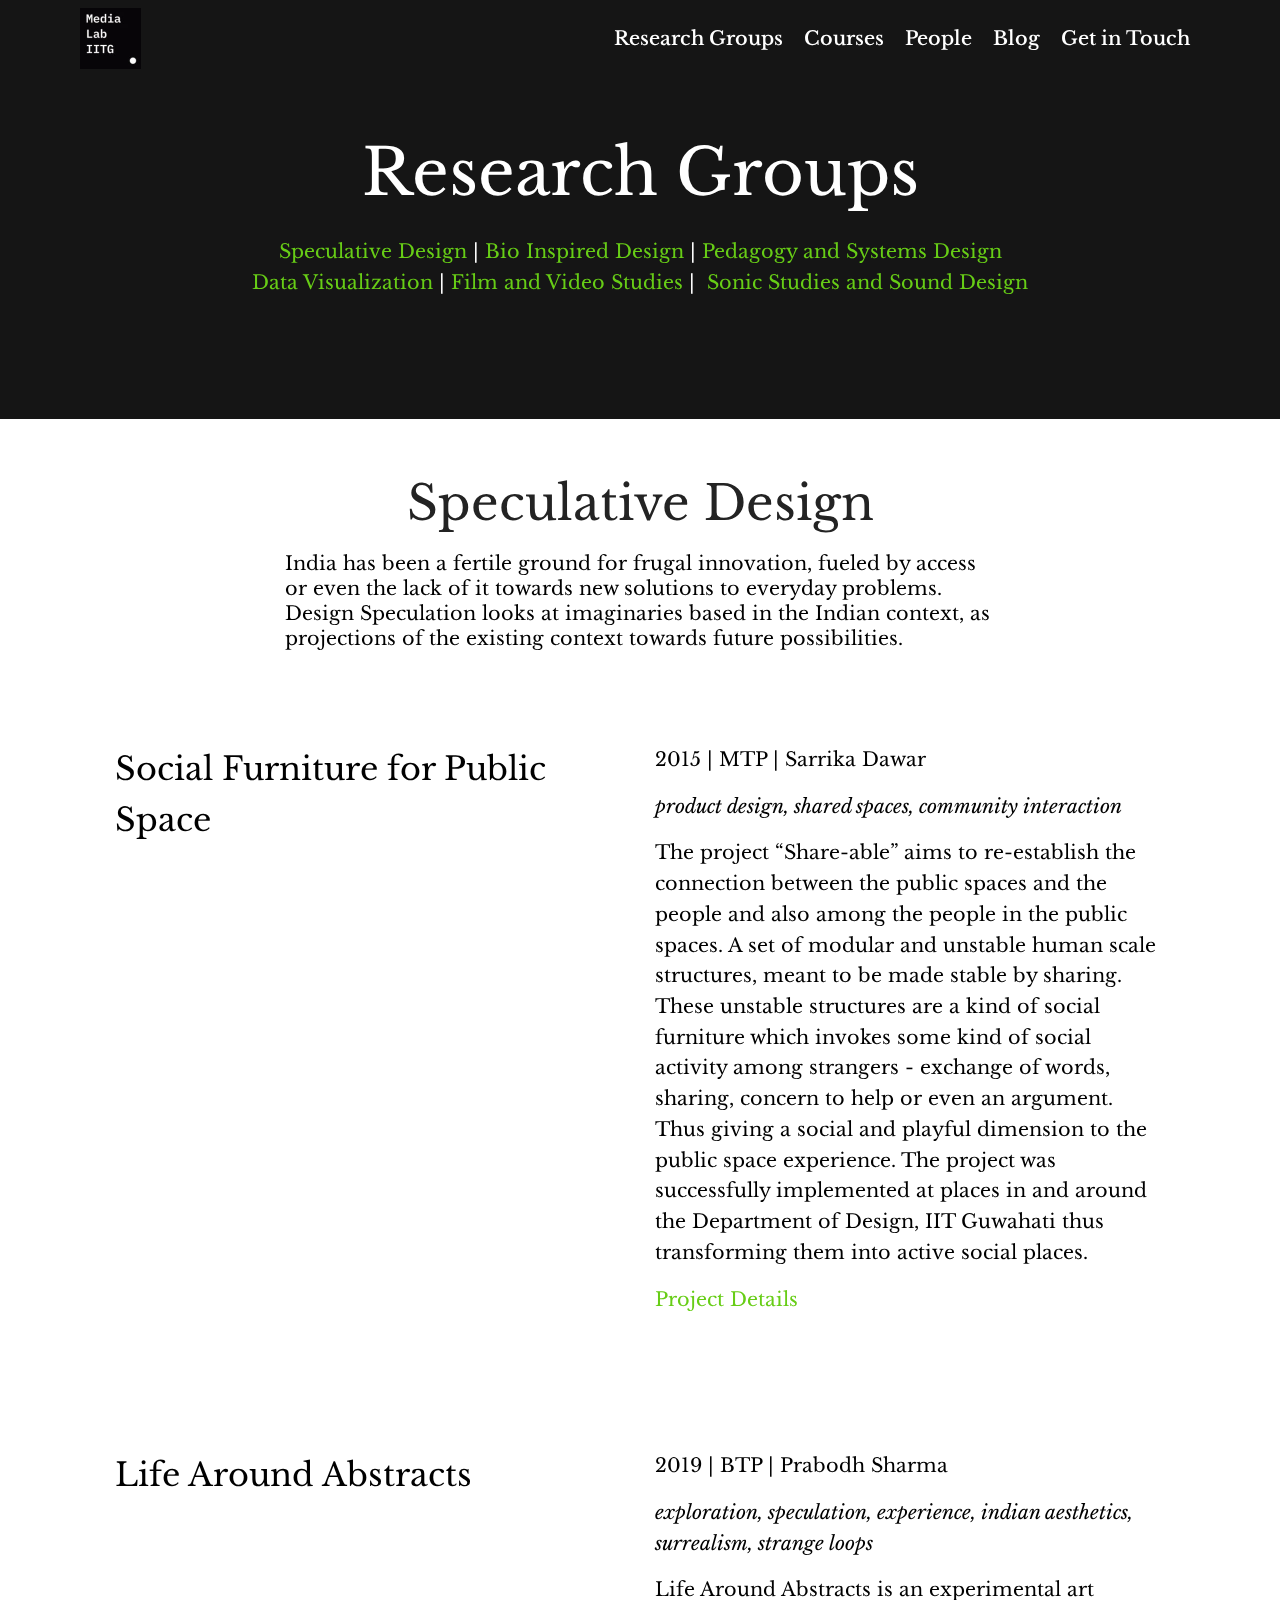
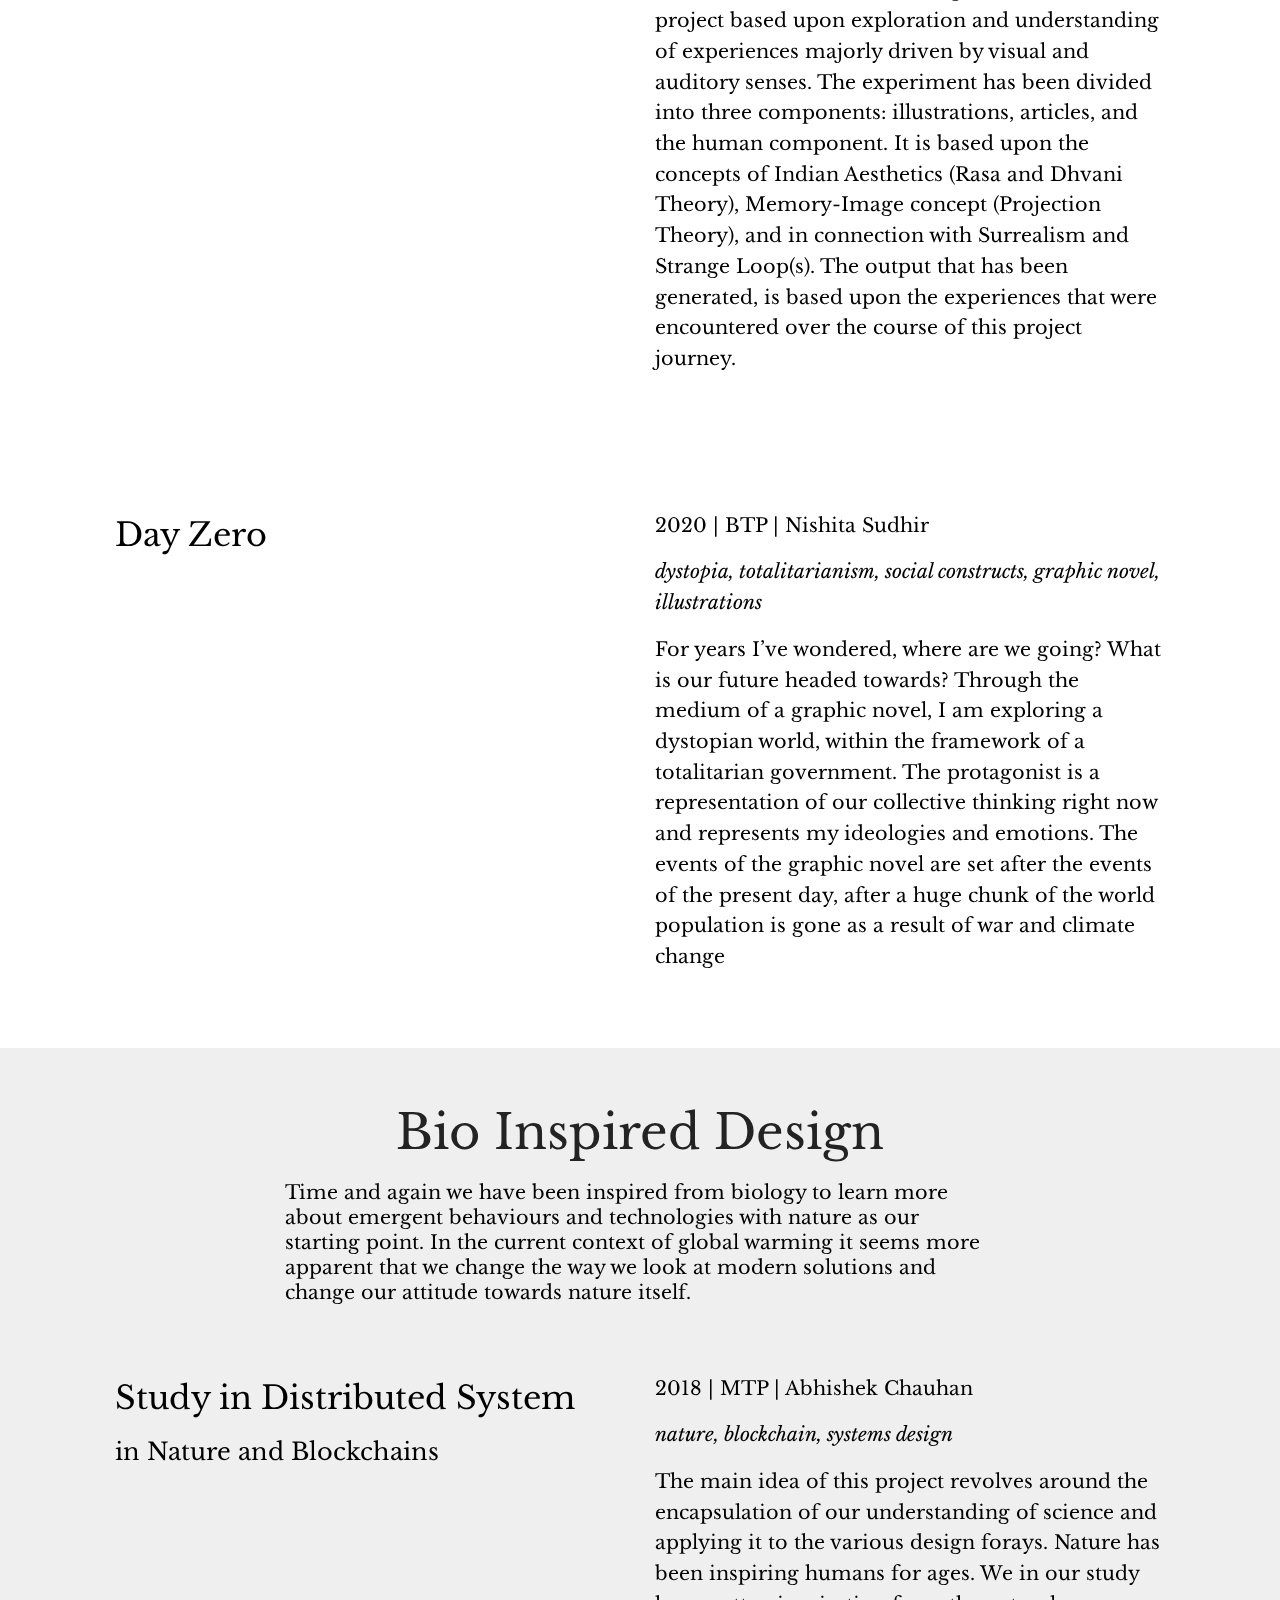
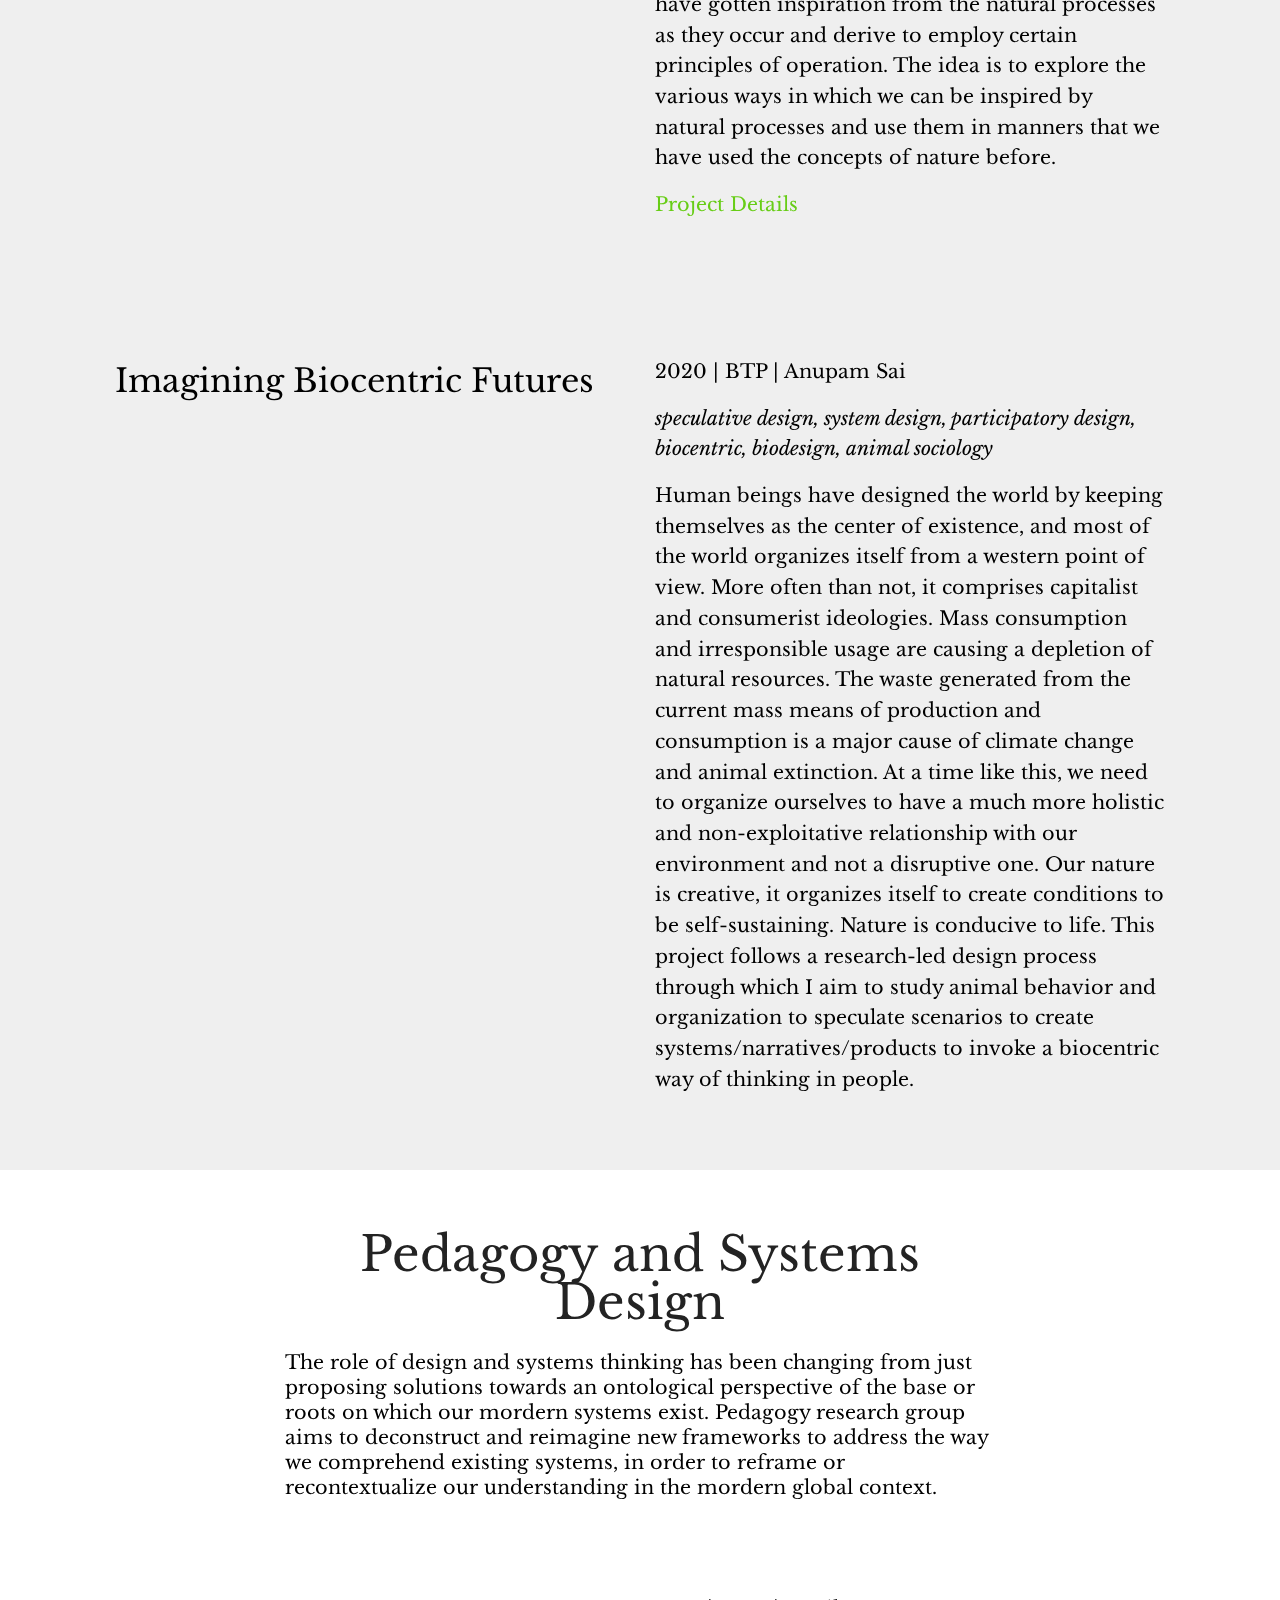
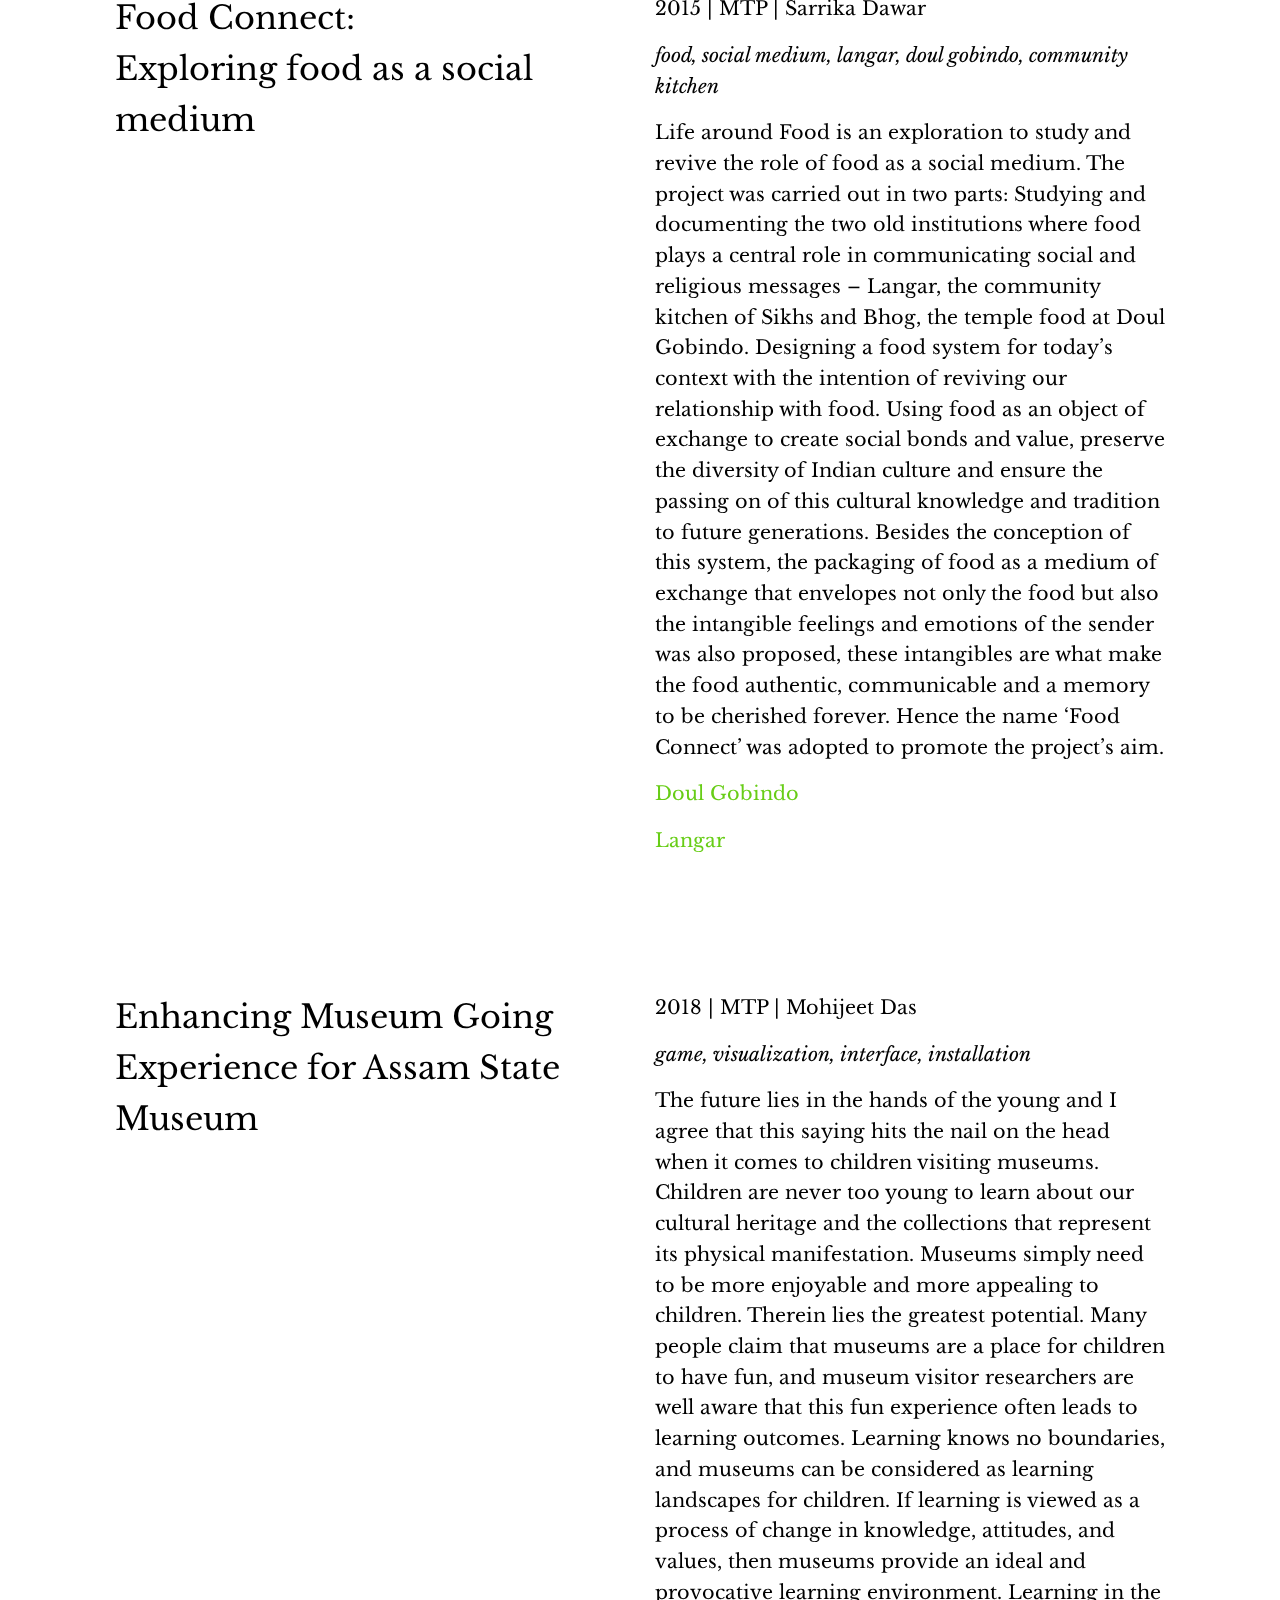
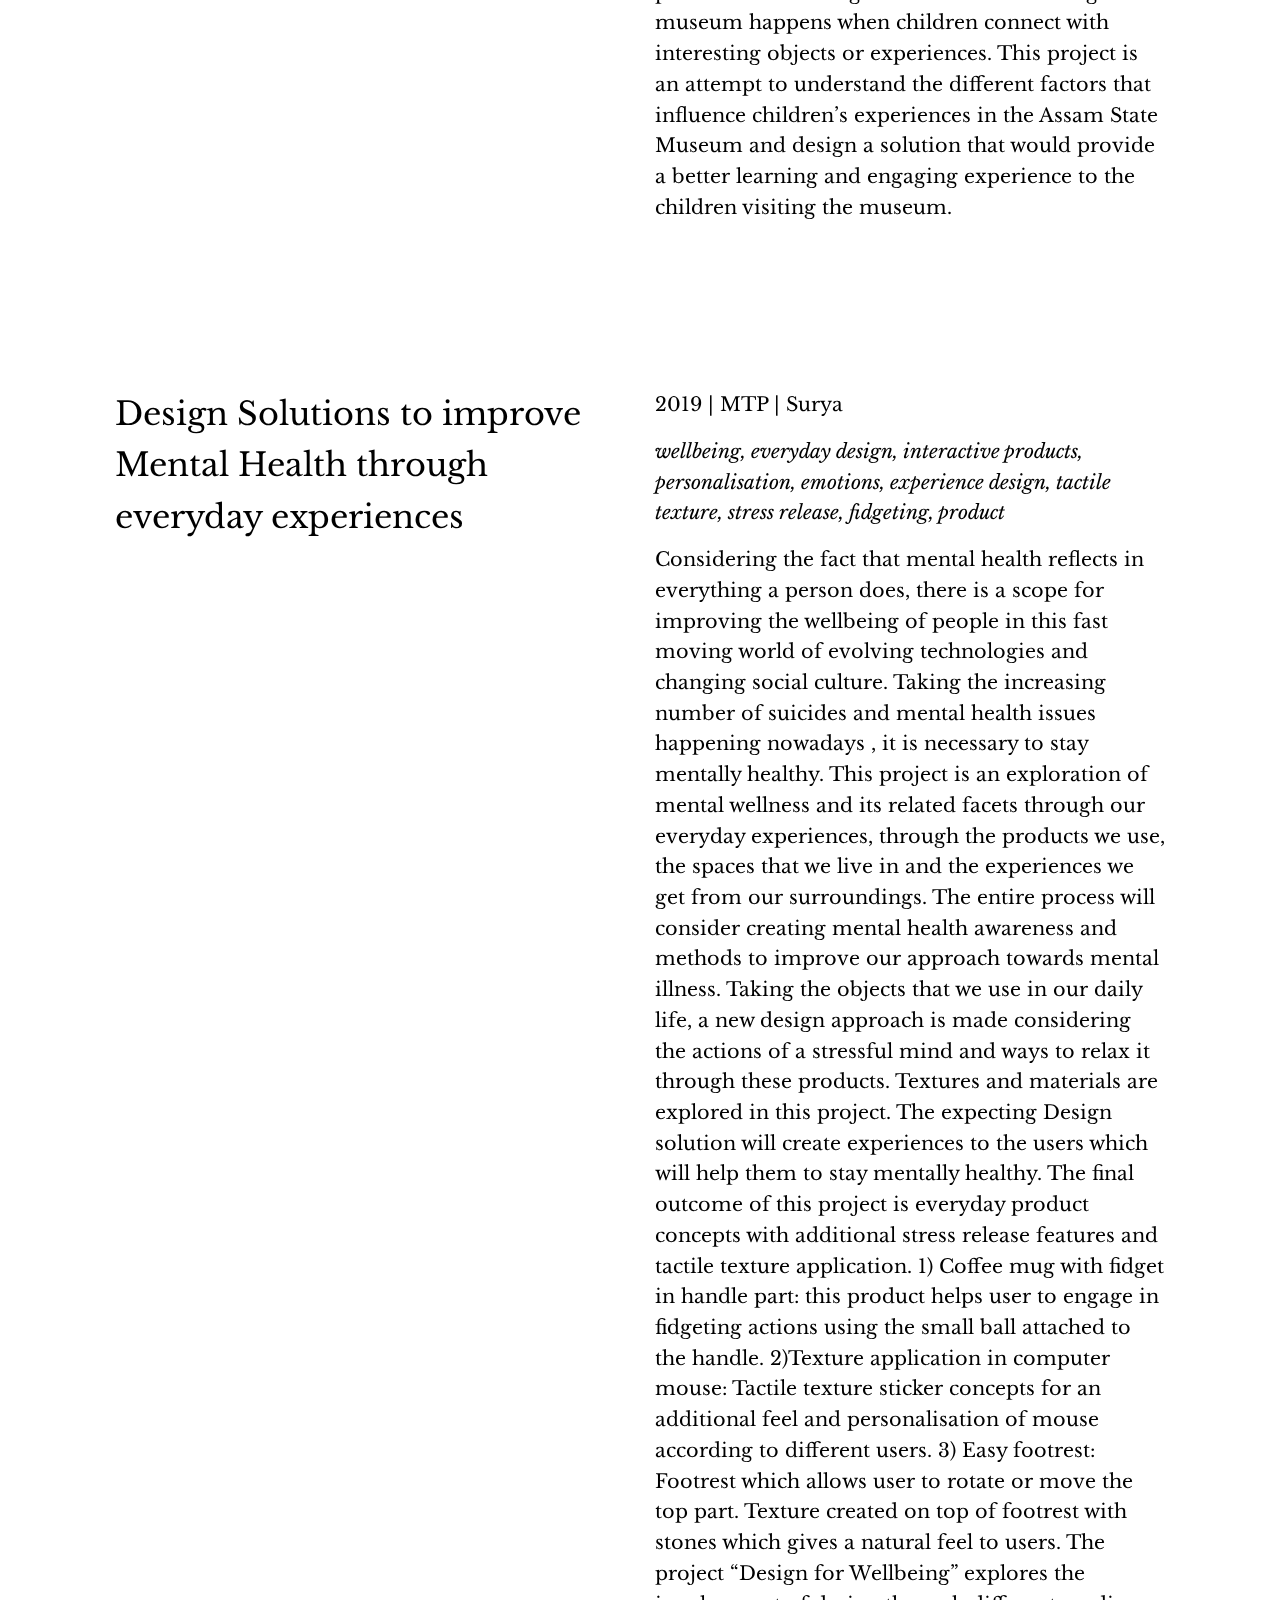
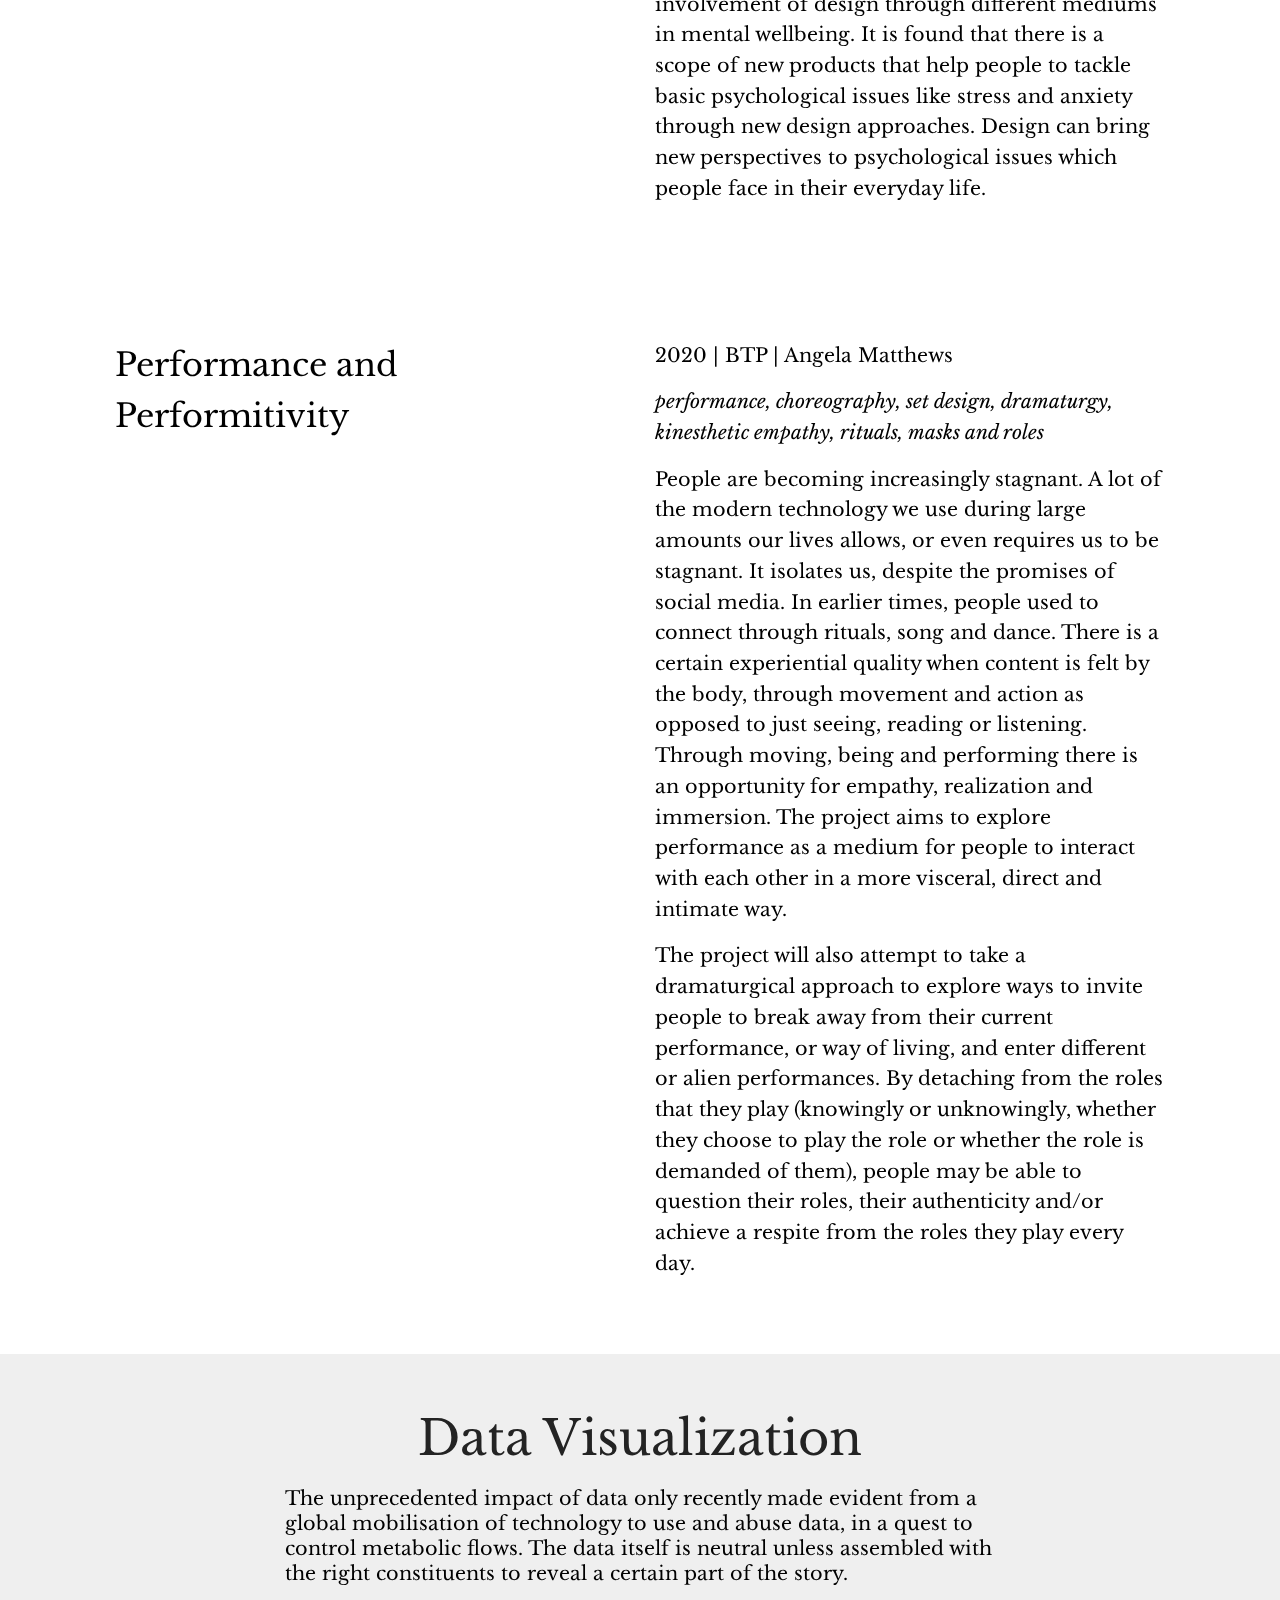
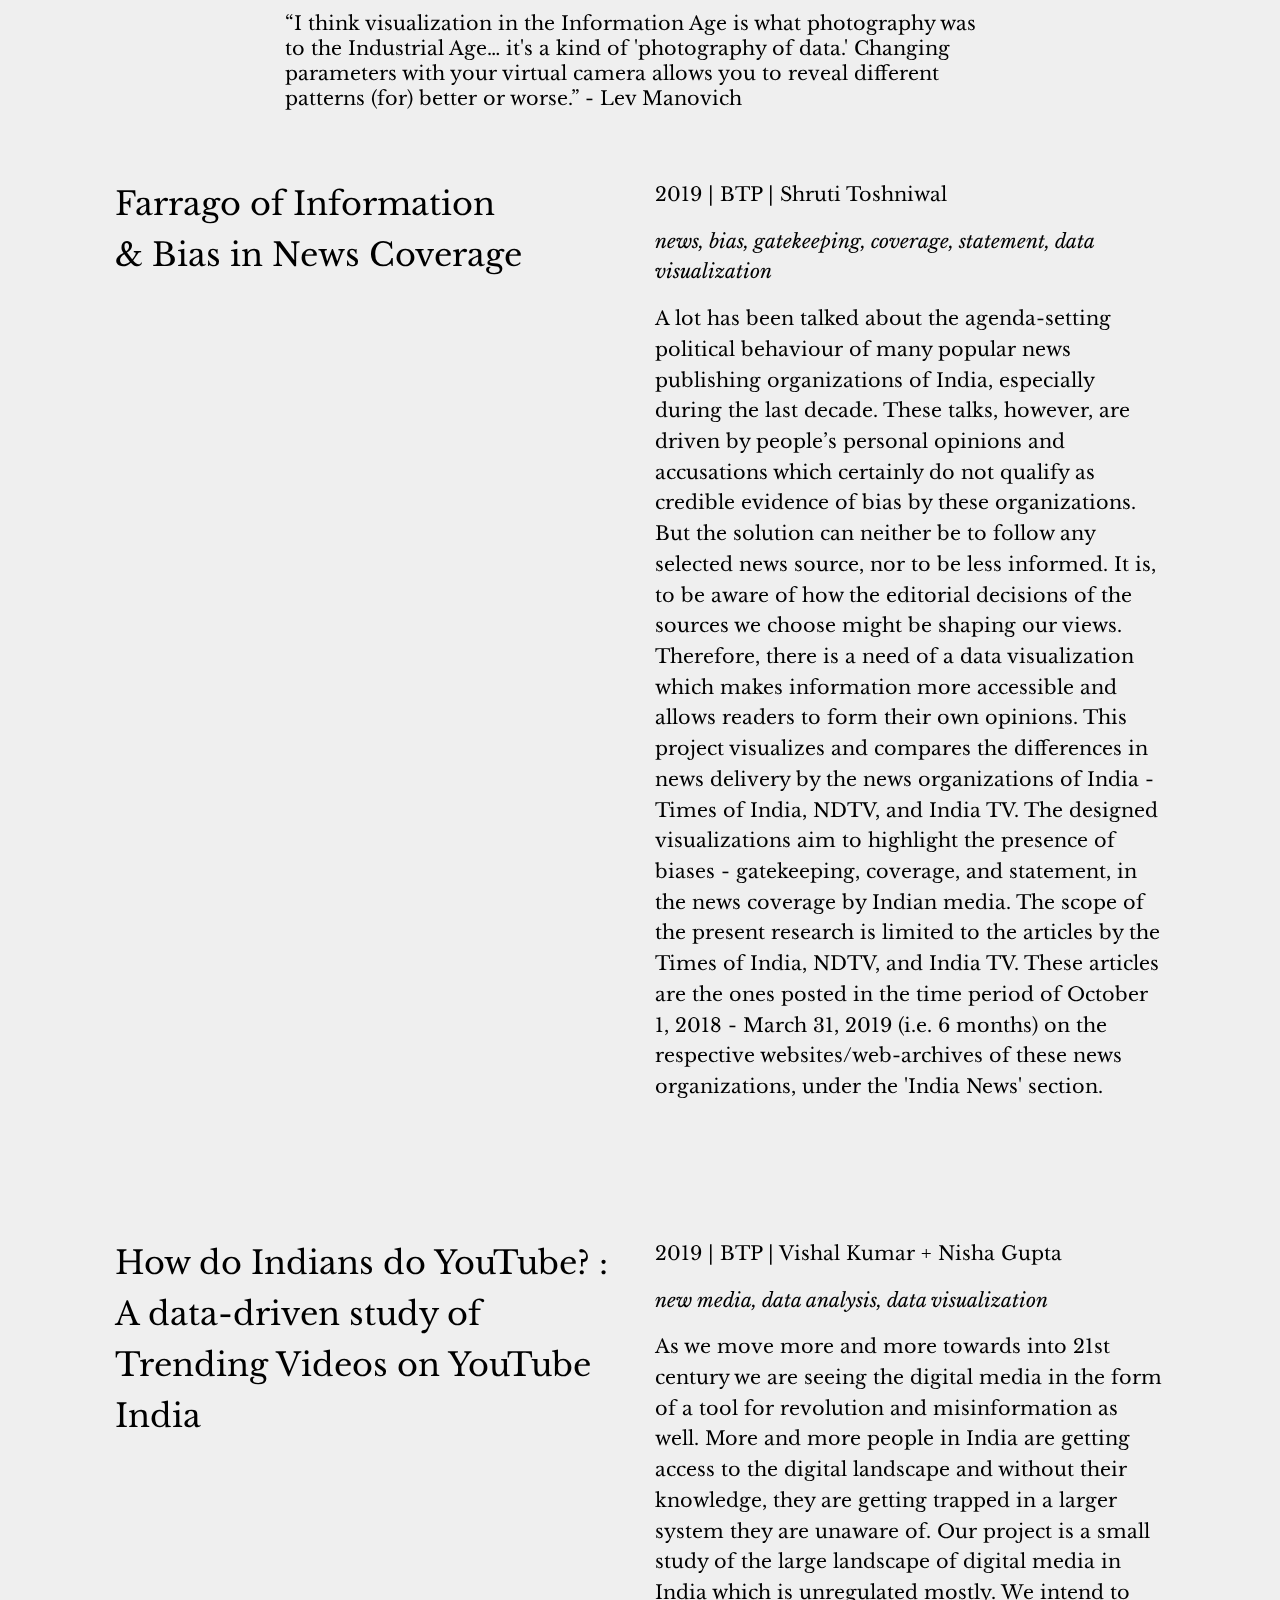
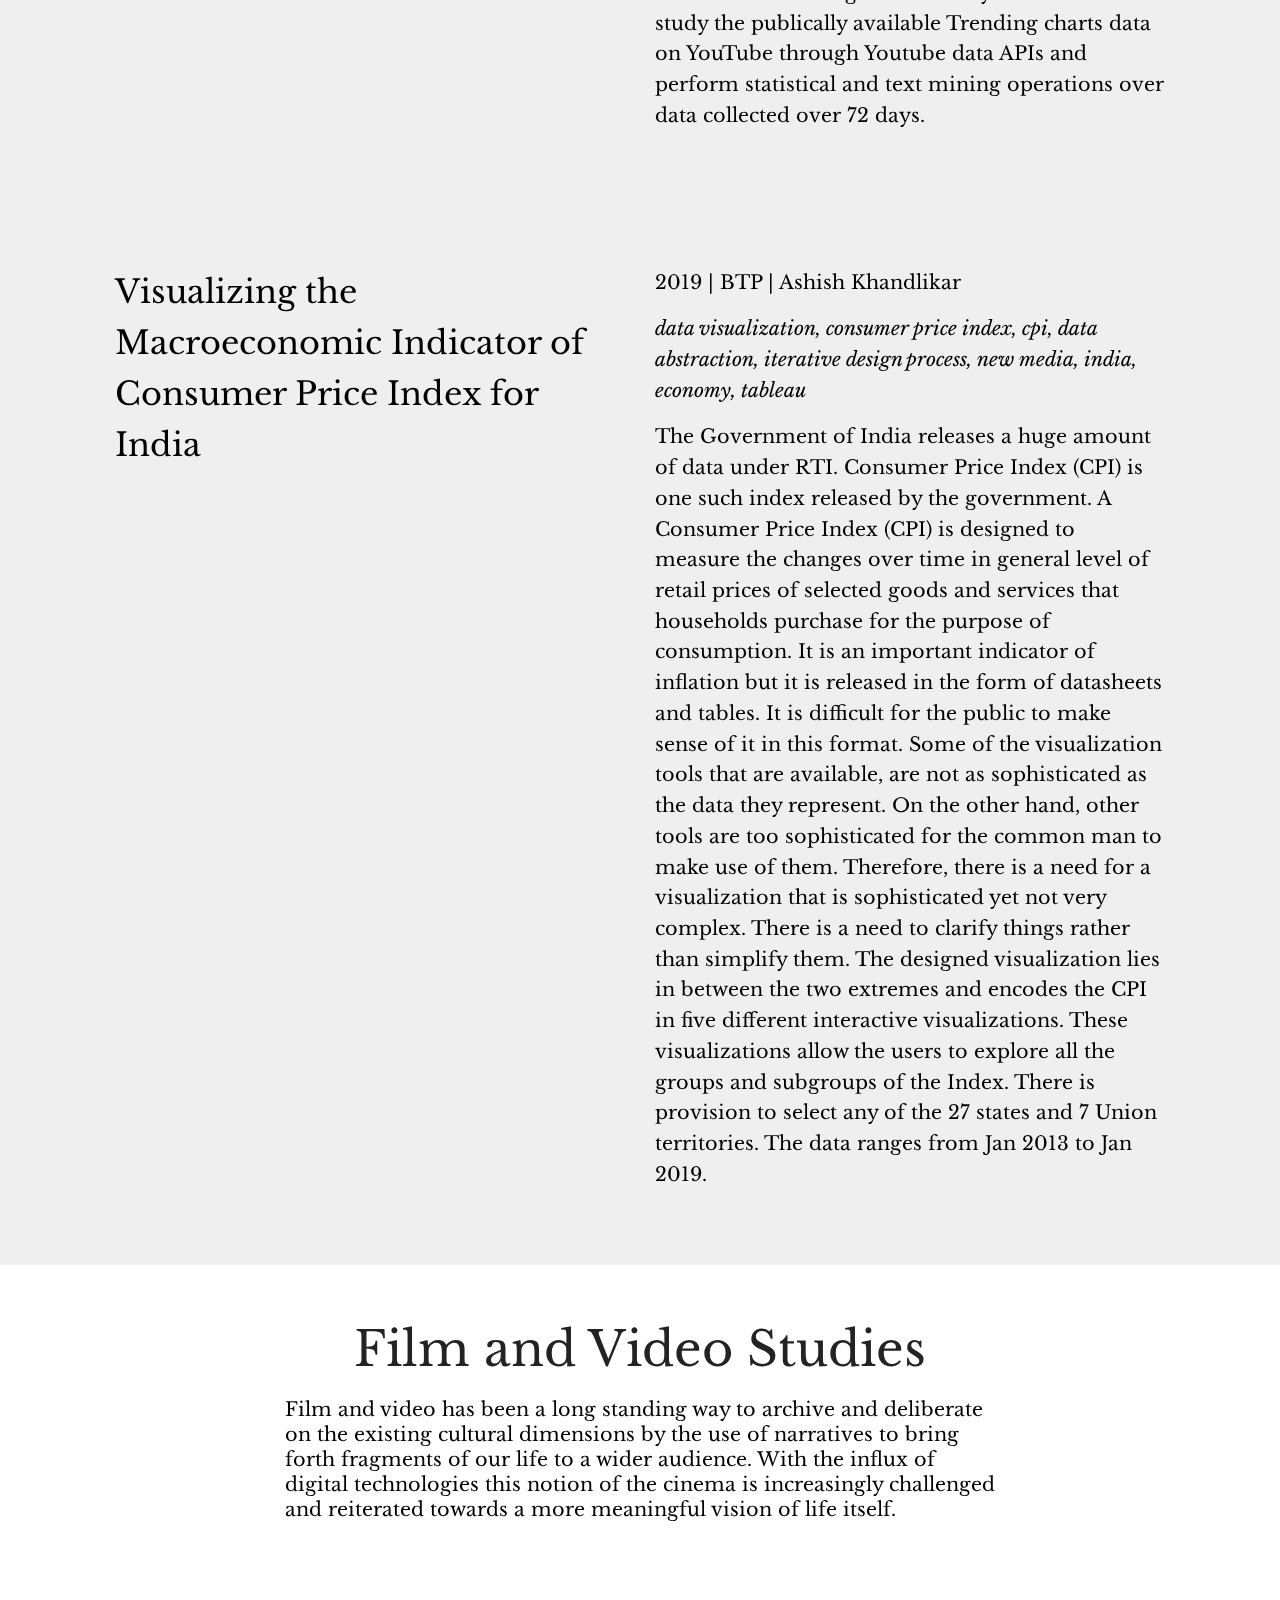
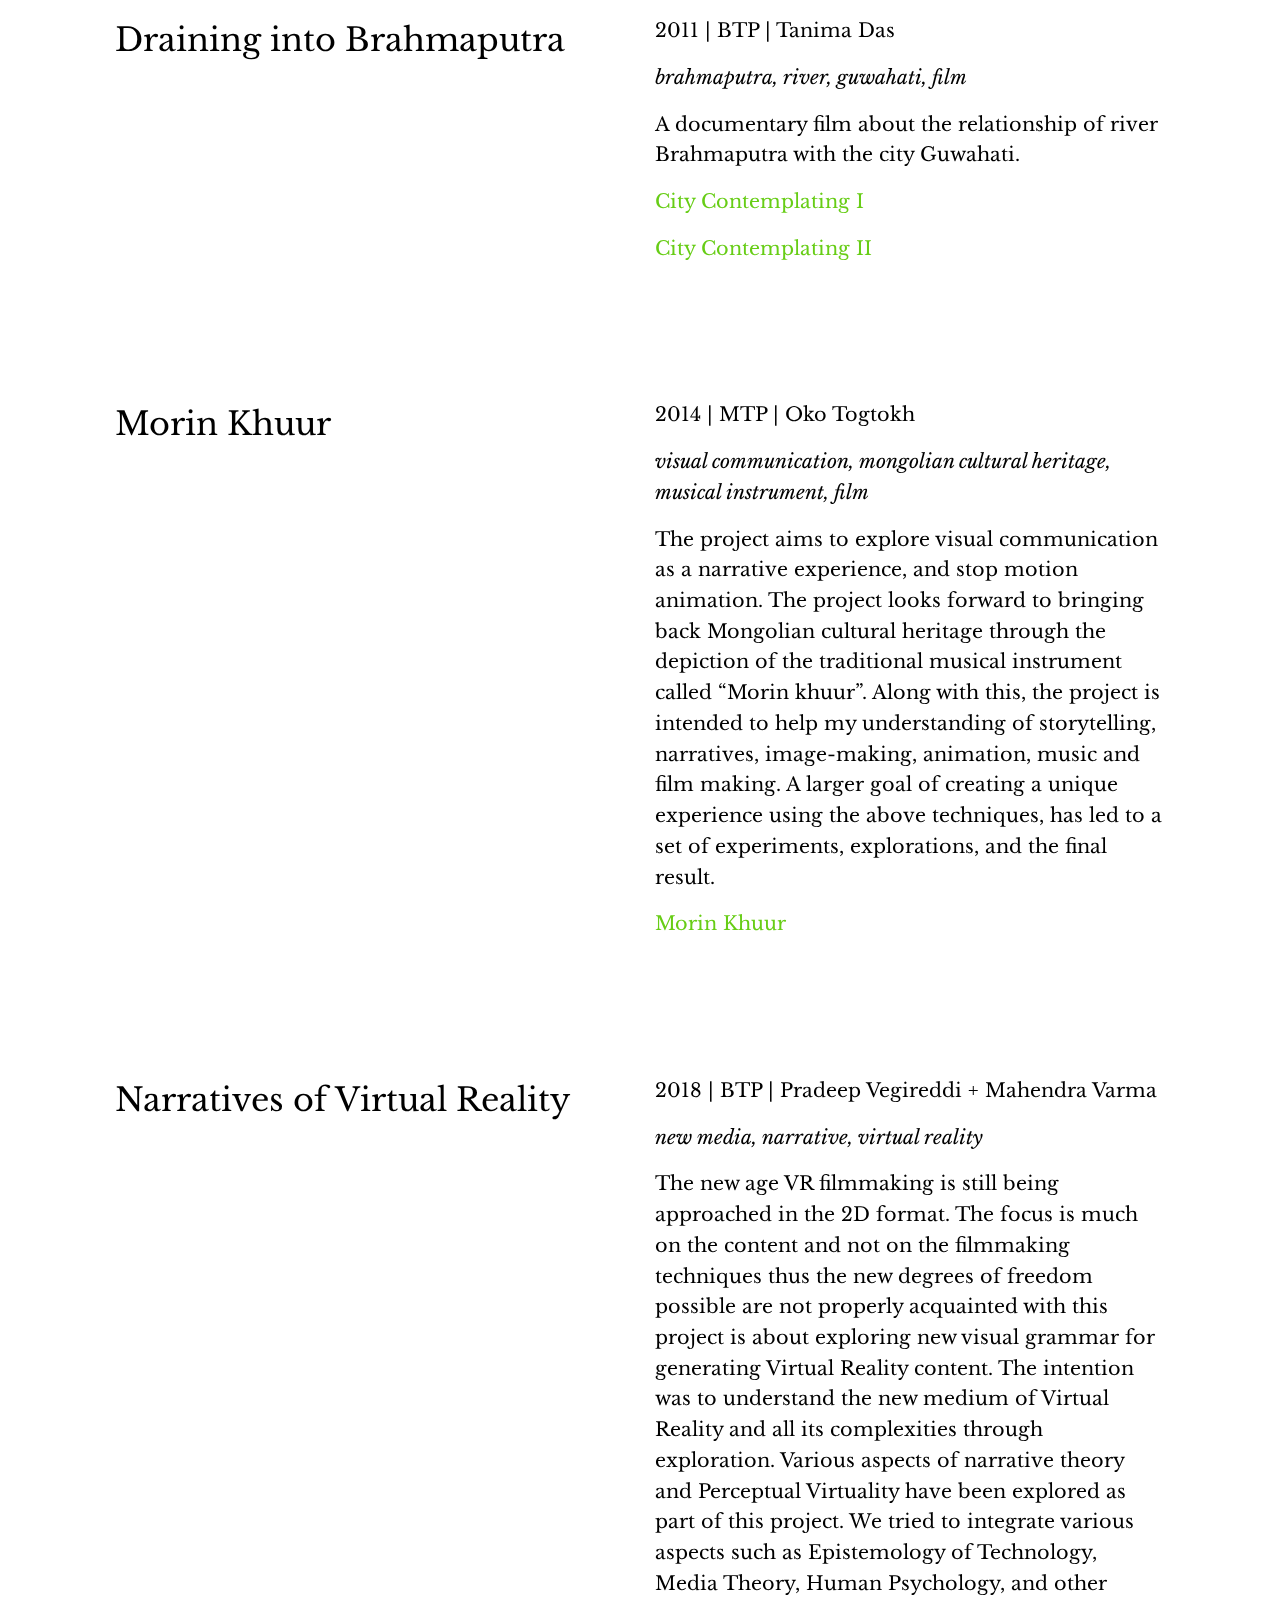
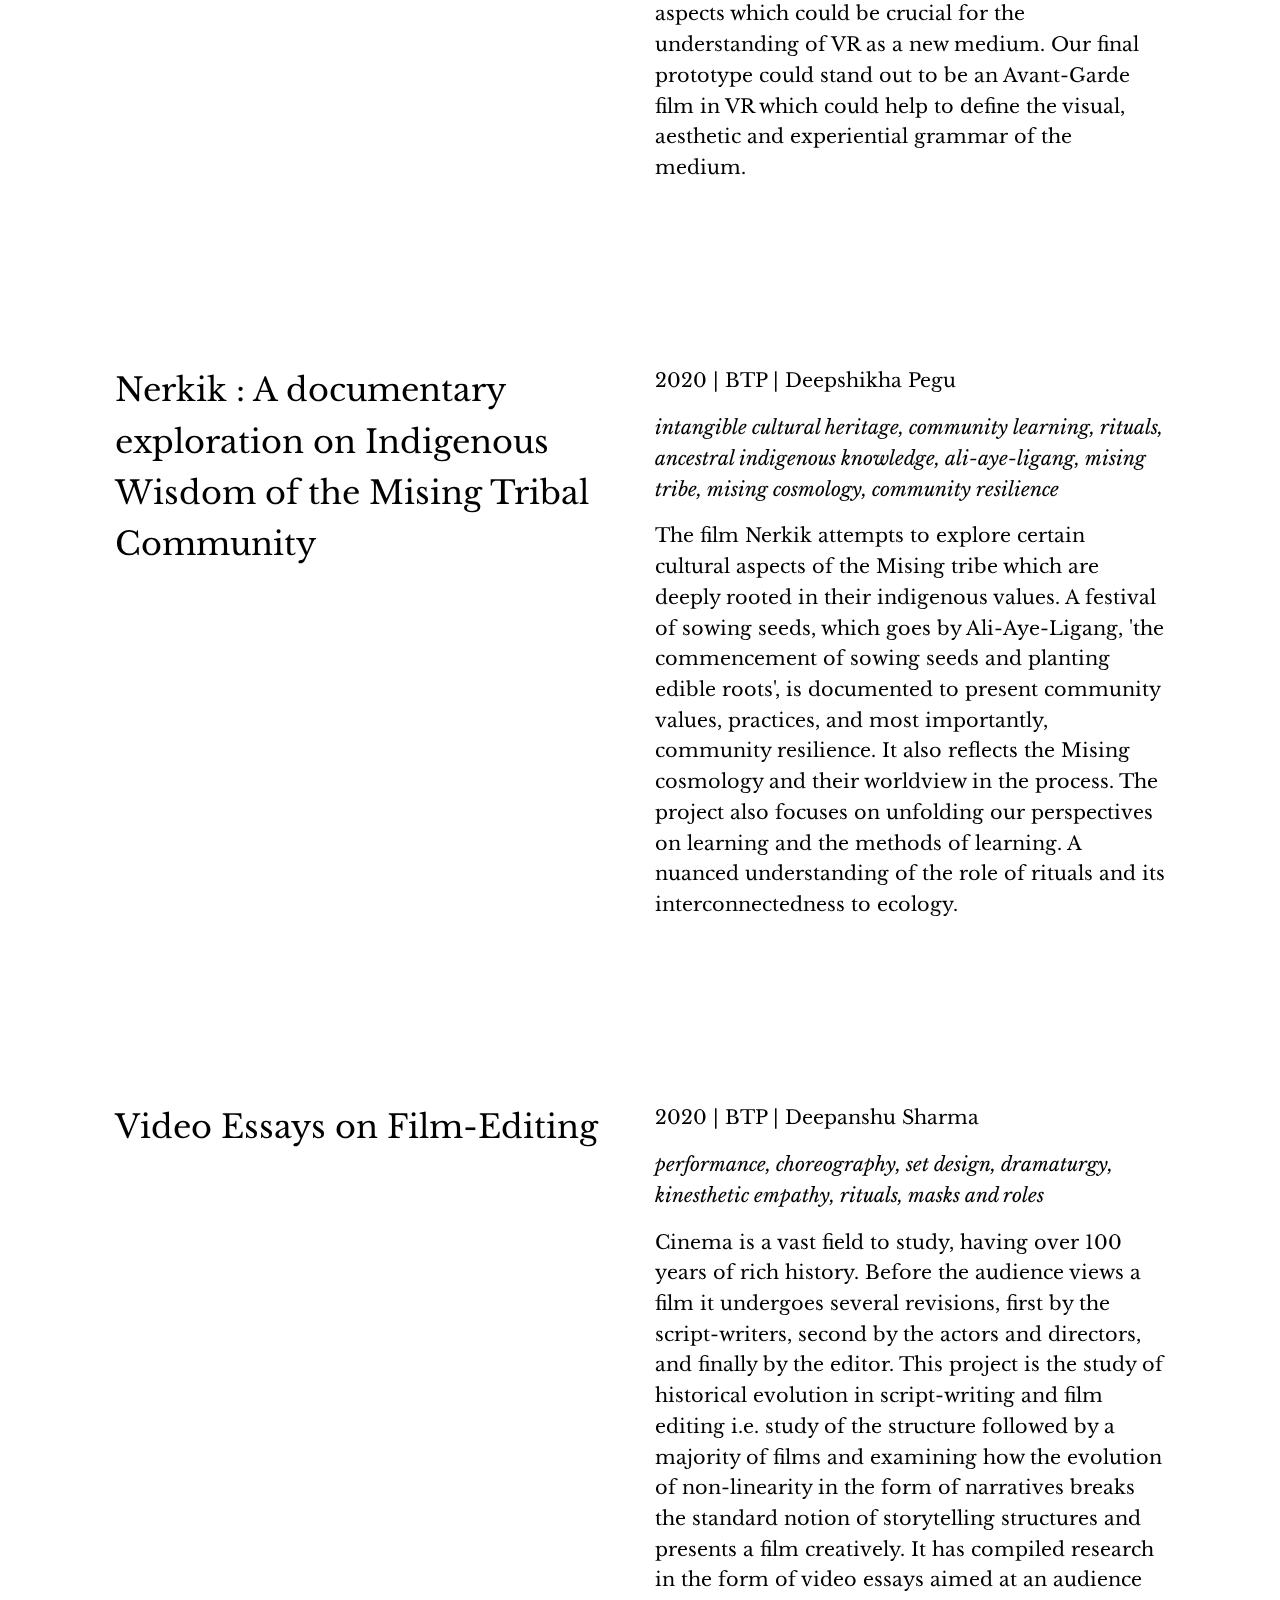
<file: researchgroups.html>
<!DOCTYPE html>
<html  >
<head>
  <!-- Site made with Mobirise Website Builder v4.12.4, https://mobirise.com -->
  <meta charset="UTF-8">
  <meta http-equiv="X-UA-Compatible" content="IE=edge">
  <meta name="generator" content="Mobirise v4.12.4, mobirise.com">
  <meta name="viewport" content="width=device-width, initial-scale=1, minimum-scale=1">
  <link rel="shortcut icon" href="assets/images/media-lab-logo-122x122.jpg" type="image/x-icon">
  <meta name="description" content="">
  
  
  <title>Research Groups</title>
  <link rel="stylesheet" href="assets/web/assets/mobirise-icons/mobirise-icons.css">
  <link rel="stylesheet" href="assets/bootstrap/css/bootstrap.min.css">
  <link rel="stylesheet" href="assets/bootstrap/css/bootstrap-grid.min.css">
  <link rel="stylesheet" href="assets/bootstrap/css/bootstrap-reboot.min.css">
  <link rel="stylesheet" href="assets/tether/tether.min.css">
  <link rel="stylesheet" href="assets/dropdown/css/style.css">
  <link rel="stylesheet" href="assets/theme/css/style.css">
  <link rel="preload" as="style" href="assets/mobirise/css/mbr-additional.css"><link rel="stylesheet" href="assets/mobirise/css/mbr-additional.css" type="text/css">
  
  
  
</head>
<body>

<!-- Analytics -->
<!-- Global site tag (gtag.js) - Google Analytics -->
<script async src="https://www.googletagmanager.com/gtag/js?id=UA-172515706-1"></script>
<script>
  window.dataLayer = window.dataLayer || [];
  function gtag(){dataLayer.push(arguments);}
  gtag('js', new Date());

  gtag('config', 'UA-172515706-1');
</script>

<!-- /Analytics -->


  <section class="menu cid-s7CN8HIWrF" once="menu" id="menu1-12">

    

    <nav class="navbar navbar-expand beta-menu navbar-dropdown align-items-center navbar-toggleable-sm bg-color transparent">
        <button class="navbar-toggler navbar-toggler-right" type="button" data-toggle="collapse" data-target="#navbarSupportedContent" aria-controls="navbarSupportedContent" aria-expanded="false" aria-label="Toggle navigation">
            <div class="hamburger">
                <span></span>
                <span></span>
                <span></span>
                <span></span>
            </div>
        </button>
        <div class="menu-logo">
            <div class="navbar-brand">
                <span class="navbar-logo">
                    <a href="index.html">
                         <img src="assets/images/media-lab-logo-122x122.jpg" alt="Mobirise" title="" style="height: 3.8rem;">
                    </a>
                </span>
                
            </div>
        </div>
        <div class="collapse navbar-collapse" id="navbarSupportedContent">
            <ul class="navbar-nav nav-dropdown nav-right" data-app-modern-menu="true"><li class="nav-item">
                    <a class="nav-link link text-white display-7" href="researchgroups.html">
                        
                        Research Groups</a>
                </li><li class="nav-item"><a class="nav-link link text-white display-7" href="courses.html">
                        
                        Courses</a></li><li class="nav-item"><a class="nav-link link text-white display-7" href="people.html">
                        
                        People</a></li><li class="nav-item"><a class="nav-link link text-white display-7" href="https://medium.com/new-media-dod" target="_blank">
                        
                        Blog</a></li><li class="nav-item"><a class="nav-link link text-white display-7" href="index.html#content1-12">
                        
                        Get in Touch</a></li></ul>
            
        </div>
    </nav>
</section>

<section class="engine"><a href="https://mobirise.info/v">free html templates</a></section><section class="header1 cid-s4vt44X0nB mbr-parallax-background" id="header16-1p">

    

    <div class="mbr-overlay" style="opacity: 0.6; background-color: rgb(35, 35, 35);">
    </div>

    <div class="container">
        <div class="row justify-content-md-center">
            <div class="col-md-10 align-center">
                <h1 class="mbr-section-title mbr-bold pb-3 mbr-fonts-style display-1"><span style="font-weight: normal;">
                    Research Groups</span></h1>
                
                <p class="mbr-text pb-3 mbr-fonts-style display-7"><a href="page1.html#content4-1t">Speculative Design</a>&nbsp;| <a href="page1.html#content4-1v">Bio Inspired Design</a>&nbsp;| <a href="page1.html#content4-1s">Pedagogy and Systems Design</a> <br><a href="page1.html#content4-1u">Data Visualization</a> | <a href="page1.html#content4-1r">Film and Video Studies</a> |&nbsp; <a href="page1.html#content4-1o">Sonic Studies and Sound Design</a> </p>
                
            </div>
        </div>
    </div>

</section>

<section class="mbr-section content4 cid-s4vuafvmOd" id="content4-1t">

    

    <div class="container">
        <div class="media-container-row">
            <div class="title col-12 col-md-8">
                <h2 class="align-center pb-3 mbr-fonts-style display-2">
                    Speculative Design</h2>
                <h3 class="mbr-section-subtitle align-center mbr-light mbr-fonts-style display-7">India has been a fertile ground for frugal innovation, fueled by access or even the lack of it towards new solutions to everyday problems. Design Speculation looks at imaginaries based in the Indian context, as projections of the existing context towards future possibilities.
<div><br></div></h3>
                
            </div>
        </div>
    </div>
</section>

<section class="mbr-section article content3 cid-s4vzyr5bwf" id="content3-22">
      
     

    <div class="container">
        <div class="media-container-row">
            <div class="row col-12 col-md-12">
                <div class="col-12 mbr-text mbr-fonts-style col-md-6 display-5">
                     <p>Social Furniture for Public Space</p>
                </div>
                <div class="col-12 mbr-text mbr-fonts-style display-7 col-md-6">
                     <p>2015 | MTP | Sarrika Dawar
</p><p><em>product design, shared spaces, community interaction</em></p><p>The project “Share-able” aims to re-establish the connection between the public spaces and the people and also among the people in the public spaces. A set of modular and unstable human scale structures, meant to be made stable by sharing. These unstable structures are a kind of social furniture which invokes some kind of social activity among strangers - exchange of words, sharing, concern to help or even an argument. Thus giving a social and playful dimension to the public space experience. The project was successfully implemented at places in and around the Department of Design, IIT Guwahati thus transforming them into active social places.</p><p><a href="https://www.behance.net/gallery/12306147/Share-able-social-furniture-for-public-spaces" target="_blank">Project Details</a></p>
                </div>
                
            </div>
        </div>
    </div>
</section>

<section class="mbr-section article content3 cid-s4vzz4jIXn" id="content3-23">
      
     

    <div class="container">
        <div class="media-container-row">
            <div class="row col-12 col-md-12">
                <div class="col-12 mbr-text mbr-fonts-style col-md-6 display-5">
                     <p>Life Around Abstracts</p>
                </div>
                <div class="col-12 mbr-text mbr-fonts-style display-7 col-md-6">
                     <p>2019 | BTP | Prabodh Sharma</p><p><em>exploration, speculation, experience, indian aesthetics, surrealism, strange loops</em></p><p>Life Around Abstracts is an experimental art project based upon exploration and understanding of experiences majorly driven by visual and auditory senses. The experiment has been divided into three components: illustrations, articles, and the human component. It is based upon the concepts of Indian Aesthetics (Rasa and Dhvani Theory), Memory-Image concept (Projection Theory), and in connection with Surrealism and Strange Loop(s). The output that has been generated, is based upon the experiences that were encountered over the course of this project journey.</p>
                </div>
                
            </div>
        </div>
    </div>
</section>

<section class="mbr-section article content3 cid-s4vAM2guJm" id="content3-24">
      
     

    <div class="container">
        <div class="media-container-row">
            <div class="row col-12 col-md-12">
                <div class="col-12 mbr-text mbr-fonts-style col-md-6 display-5">
                     <p>Day Zero</p>
                </div>
                <div class="col-12 mbr-text mbr-fonts-style display-7 col-md-6">
                     <p>2020 | BTP | Nishita Sudhir</p><p><em>dystopia, totalitarianism, social constructs, graphic novel, illustrations</em></p><p>For years I’ve wondered, where are we going? What is our future headed towards? Through the medium of a graphic novel, I am exploring a dystopian world, within the framework of a totalitarian government. The protagonist is a representation of our collective thinking right now and represents my ideologies and emotions. The events of the graphic novel are set after the events of the present day, after a huge chunk of the world population is gone as a result of war and climate change</p>
                </div>
                
            </div>
        </div>
    </div>
</section>

<section class="mbr-section content4 cid-s4vuMAHBBG" id="content4-1v">

    

    <div class="container">
        <div class="media-container-row">
            <div class="title col-12 col-md-8">
                <h2 class="align-center pb-3 mbr-fonts-style display-2">
                    Bio Inspired Design</h2>
                <h3 class="mbr-section-subtitle align-center mbr-light mbr-fonts-style display-7">Time and again we have been inspired from biology to learn more about emergent behaviours and technologies with nature as our starting point. In the current context of global warming it seems more apparent that we change the way we look at modern solutions and change our attitude towards nature itself.</h3>
                
            </div>
        </div>
    </div>
</section>

<section class="mbr-section article content3 cid-s4vC17nVGe" id="content3-27">
      
     

    <div class="container">
        <div class="media-container-row">
            <div class="row col-12 col-md-12">
                <div class="col-12 mbr-text mbr-fonts-style col-md-6 display-5">
                     <p>Study in Distributed System<br><span style="font-size: 1.5rem;">in Nature and Blockchains</span></p>
                </div>
                <div class="col-12 mbr-text mbr-fonts-style display-7 col-md-6">
                     <p>2018 | MTP | Abhishek Chauhan</p><p><em>nature, blockchain, systems design</em></p><p>The main idea of this project revolves around the encapsulation of our understanding of science and applying it to the various design forays. Nature has been inspiring humans for ages. We in our study have gotten inspiration from the natural processes as they occur and derive to employ certain principles of operation. The idea is to explore the various ways in which we can be inspired by natural processes and use them in manners that we have used the concepts of nature before.
</p><p>
</p><p><a href="https://vimeo.com/214898498" target="_blank">Project Details</a><br></p>
                </div>
                
            </div>
        </div>
    </div>
</section>

<section class="mbr-section article content3 cid-s4vANJcBX0" id="content3-26">
      
     

    <div class="container">
        <div class="media-container-row">
            <div class="row col-12 col-md-12">
                <div class="col-12 mbr-text mbr-fonts-style col-md-6 display-5">
                     <p>Imagining Biocentric Futures</p>
                </div>
                <div class="col-12 mbr-text mbr-fonts-style display-7 col-md-6">
                     <p>2020 | BTP | Anupam Sai</p><p><em>speculative design, system design, participatory design, biocentric, biodesign, animal sociology</em></p><p>Human beings have designed the world by keeping themselves as the center of existence, and most of the world organizes itself from a western point of view. More often than not, it comprises capitalist and consumerist ideologies. Mass consumption and irresponsible usage are causing a depletion of natural resources. The waste generated from the current mass means of production and consumption is a major cause of climate change and animal extinction. At a time like this, we need to organize ourselves to have a much more holistic and non-exploitative relationship with our environment and not a disruptive one. Our nature is creative, it organizes itself to create conditions to be self-sustaining. Nature is conducive to life. This project follows a research-led design process through which I aim to study animal behavior and organization to speculate scenarios to create systems/narratives/products to invoke a biocentric way of thinking in people.</p>
                </div>
                
            </div>
        </div>
    </div>
</section>

<section class="mbr-section content4 cid-s4vu9D5LYP" id="content4-1s">

    

    <div class="container">
        <div class="media-container-row">
            <div class="title col-12 col-md-8">
                <h2 class="align-center pb-3 mbr-fonts-style display-2">
                    Pedagogy and Systems Design</h2>
                <h3 class="mbr-section-subtitle align-center mbr-light mbr-fonts-style display-7">The role of design and systems thinking has been changing from just proposing solutions towards an ontological perspective of the base or roots on which our mordern systems exist. Pedagogy research group aims to deconstruct and reimagine new frameworks to address the way we comprehend existing systems, in order to reframe or recontextualize our understanding in the mordern global context. 
<div><br></div></h3>
                
            </div>
        </div>
    </div>
</section>

<section class="mbr-section article content3 cid-s4vKk7dagu" id="content3-28">
      
     

    <div class="container">
        <div class="media-container-row">
            <div class="row col-12 col-md-12">
                <div class="col-12 mbr-text mbr-fonts-style col-md-6 display-5">
                     <p>Food Connect: <br>Exploring food as a social medium</p>
                </div>
                <div class="col-12 mbr-text mbr-fonts-style display-7 col-md-6">
                     <p>2015 | MTP | Sarrika Dawar</p><p><em>food, social medium, langar, doul gobindo, community kitchen</em></p><p>Life around Food is an exploration to study and revive the role of food as a social medium. The project was carried out in two parts: Studying and documenting the two old institutions where food plays a central role in communicating social and religious messages – Langar, the community kitchen of Sikhs and Bhog, the temple food at Doul Gobindo. Designing a food system for today’s context with the intention of reviving our relationship with food. Using food as an object of exchange to create social bonds and value, preserve the diversity of Indian culture and ensure the passing on of this cultural knowledge and tradition to future generations. Besides the conception of this system, the packaging of food as a medium of exchange that envelopes not only the food but also the intangible feelings and emotions of the sender was also proposed, these intangibles are what make the food authentic, communicable and a memory to be cherished forever. Hence the name ‘Food Connect’ was adopted to promote the project’s aim.</p><p><a href="https://vimeo.com/95942706" target="_blank">Doul Gobindo</a></p><p><a href="https://vimeo.com/95948318" target="_blank">Langar</a></p>
                </div>
                
            </div>
        </div>
    </div>
</section>

<section class="mbr-section article content3 cid-s4vN7De7h8" id="content3-2d">
      
     

    <div class="container">
        <div class="media-container-row">
            <div class="row col-12 col-md-12">
                <div class="col-12 mbr-text mbr-fonts-style col-md-6 display-5">
                     <p>Enhancing Museum Going Experience for Assam State Museum</p>
                </div>
                <div class="col-12 mbr-text mbr-fonts-style display-7 col-md-6">
                     <p>2018 | MTP | Mohijeet Das</p><p><em>game, visualization, interface, installation</em></p><p>The future lies in the hands of the young and I agree that this saying hits the nail on the head when it comes to children visiting museums. Children are never too young to learn about our cultural heritage and the collections that represent its physical manifestation. Museums simply need to be more enjoyable and more appealing to children. Therein lies the greatest potential. Many people claim that museums are a place for children to have fun, and museum visitor researchers are well aware that this fun experience often leads to learning outcomes. Learning knows no boundaries, and museums can be considered as learning landscapes for children. If learning is viewed as a process of change in knowledge, attitudes, and values, then museums provide an ideal and provocative learning environment. Learning in the museum happens when children connect with interesting objects or experiences. This project is an attempt to understand the different factors that influence children’s experiences in the Assam State Museum and design a solution that would provide a better learning and engaging experience to the children visiting the museum.<br><br></p>
                </div>
                
            </div>
        </div>
    </div>
</section>

<section class="mbr-section article content3 cid-s4vN8hjwmq" id="content3-2e">
      
     

    <div class="container">
        <div class="media-container-row">
            <div class="row col-12 col-md-12">
                <div class="col-12 mbr-text mbr-fonts-style col-md-6 display-5">
                     <p>Design Solutions to improve Mental Health through everyday experiences</p>
                </div>
                <div class="col-12 mbr-text mbr-fonts-style display-7 col-md-6">
                     <p>2019 | MTP | Surya</p><p><em>wellbeing, everyday design, interactive products, personalisation, emotions, experience design, tactile texture, stress release, fidgeting, product</em></p><p>Considering the fact that mental health reflects in everything a person does, there is a scope for improving the wellbeing of people in this fast moving world of evolving technologies and changing social culture. Taking the increasing number of suicides and mental health issues happening nowadays , it is necessary to stay mentally healthy. This project is an exploration of mental wellness and its related facets through our everyday experiences, through the products we use, the spaces that we live in and the experiences we get from our surroundings. The entire process will consider creating mental health awareness and methods to improve our approach towards mental illness. Taking the objects that we use in our daily life, a new design approach is made considering the actions of a stressful mind and ways to relax it through these products. Textures and materials are explored in this project. The expecting Design solution will create experiences to the users which will help them to stay mentally healthy. The final outcome of this project is everyday product concepts with additional stress release features and tactile texture application. 1) Coffee mug with fidget in handle part: this product helps user to engage in fidgeting actions using the small ball attached to the handle. 2)Texture application in computer mouse: Tactile texture sticker concepts for an additional feel and personalisation of mouse according to different users. 3) Easy footrest: Footrest which allows user to rotate or move the top part. Texture created on top of footrest with stones which gives a natural feel to users. The project “Design for Wellbeing” explores the involvement of design through different mediums in mental wellbeing. It is found that there is a scope of new products that help people to tackle basic psychological issues like stress and anxiety through new design approaches. Design can bring new perspectives to psychological issues which people face in their everyday life.</p>
                </div>
                
            </div>
        </div>
    </div>
</section>

<section class="mbr-section article content3 cid-s4vO0xR0nI" id="content3-2f">
      
     

    <div class="container">
        <div class="media-container-row">
            <div class="row col-12 col-md-12">
                <div class="col-12 mbr-text mbr-fonts-style col-md-6 display-5">
                     <p>Performance and Performitivity</p>
                </div>
                <div class="col-12 mbr-text mbr-fonts-style display-7 col-md-6">
                     <p>2020 | BTP | Angela Matthews</p><p><span style="font-size: 1.2rem;"><em>performance, choreography, set design, dramaturgy, kinesthetic empathy, rituals, masks and roles
</em></span></p><p><span style="font-size: 1.2rem;">
</span><span style="font-size: 1.2rem;">People are becoming increasingly stagnant. A lot of the modern technology we use during large amounts our lives allows, or even requires us to be stagnant. It isolates us, despite the promises of social media. In earlier times, people used to connect through rituals, song and dance. There is a certain experiential quality when content is felt by the body, through movement and action as opposed to just seeing, reading or listening. Through moving, being and performing there is an opportunity for empathy, realization and immersion. The project aims to explore performance as a medium for people to interact with each other in a more visceral, direct and intimate way.</span></p><p>The project will also attempt to take a dramaturgical approach to explore ways to invite people to break away from their current performance, or way of living, and enter different or alien performances. By detaching from the roles that they play (knowingly or unknowingly, whether they choose to play the role or whether the role is demanded of them), people may be able to question their roles, their authenticity and/or achieve a respite from the roles they play every day.</p>
                </div>
                
            </div>
        </div>
    </div>
</section>

<section class="mbr-section content4 cid-s4vuaZub8W" id="content4-1u">

    

    <div class="container">
        <div class="media-container-row">
            <div class="title col-12 col-md-8">
                <h2 class="align-center pb-3 mbr-fonts-style display-2">
                    Data Visualization</h2>
                <h3 class="mbr-section-subtitle align-center mbr-light mbr-fonts-style display-7">The unprecedented impact of data only recently made evident from a global mobilisation of technology to use and abuse data, in a quest to control metabolic flows. The data itself is neutral unless assembled with the right constituents to reveal a certain part of the story. <br><br>    “I think visualization in the Information Age is what photography was to the Industrial Age… it's a kind of 'photography of data.' Changing parameters with your virtual camera allows you to reveal different patterns (for) better or worse.”
 - Lev Manovich</h3>
                
            </div>
        </div>
    </div>
</section>

<section class="mbr-section article content3 cid-s4vyoRMSeg" id="content3-1z">
      
     

    <div class="container">
        <div class="media-container-row">
            <div class="row col-12 col-md-12">
                <div class="col-12 mbr-text mbr-fonts-style col-md-6 display-5">
                     <p>Farrago of Information <br>&amp; Bias in News Coverage</p>
                </div>
                <div class="col-12 mbr-text mbr-fonts-style display-7 col-md-6">
                     <p>2019 | BTP | Shruti Toshniwal</p><p><em>news, bias, gatekeeping, coverage, statement, data visualization</em></p><p>A lot has been talked about the agenda-setting political behaviour of many popular news publishing organizations of India, especially during the last decade. These talks, however, are driven by people’s personal opinions and accusations which certainly do not qualify as credible evidence of bias by these organizations. But the solution can neither be to follow any selected news source, nor to be less informed. It is, to be aware of how the editorial decisions of the sources we choose might be shaping our views. Therefore, there is a need of a data visualization which makes information more accessible and allows readers to form their own opinions. This project visualizes and compares the differences in news delivery by the news organizations of India - Times of India, NDTV, and India TV. The designed visualizations aim to highlight the presence of biases - gatekeeping, coverage, and statement, in the news coverage by Indian media. The scope of the present research is limited to the articles by the Times of India, NDTV, and India TV. These articles are the ones posted in the time period of October 1, 2018 - March 31, 2019 (i.e. 6 months) on the respective websites/web-archives of these news organizations, under the 'India News' section.</p>
                </div>
                
            </div>
        </div>
    </div>
</section>

<section class="mbr-section article content3 cid-s4vypxjHyW" id="content3-20">
      
     

    <div class="container">
        <div class="media-container-row">
            <div class="row col-12 col-md-12">
                <div class="col-12 mbr-text mbr-fonts-style col-md-6 display-5">
                     <p>How do Indians do YouTube? : <br>A data-driven study of Trending Videos on YouTube India</p>
                </div>
                <div class="col-12 mbr-text mbr-fonts-style display-7 col-md-6">
                     <p>2019 | BTP | Vishal Kumar + Nisha Gupta</p><p><em>new media, data analysis, data visualization</em></p><p>As we move more and more towards into 21st century we are seeing the digital media in the form of a tool for revolution and misinformation as well. More and more people in India are getting access to the digital landscape and without their knowledge, they are getting trapped in a larger system they are unaware of. Our project is a small study of the large landscape of digital media in India which is unregulated mostly. We intend to study the publically available Trending charts data on YouTube through Youtube data APIs and perform statistical and text mining operations over data collected over 72 days.</p>
                </div>
                
            </div>
        </div>
    </div>
</section>

<section class="mbr-section article content3 cid-s4vyq8A1DF" id="content3-21">
      
     

    <div class="container">
        <div class="media-container-row">
            <div class="row col-12 col-md-12">
                <div class="col-12 mbr-text mbr-fonts-style col-md-6 display-5">
                     <p>Visualizing the Macroeconomic Indicator of Consumer Price Index for India</p>
                </div>
                <div class="col-12 mbr-text mbr-fonts-style display-7 col-md-6">
                     <p>2019 | BTP | Ashish Khandlikar</p><p><em>data visualization, consumer price index, cpi, data abstraction, iterative design process, new media, india, economy, tableau</em></p><p>The Government of India releases a huge amount of data under RTI. Consumer Price Index (CPI) is one such index released by the government. A Consumer Price Index (CPI) is designed to measure the changes over time in general level of retail prices of selected goods and services that households purchase for the purpose of consumption. It is an important indicator of inflation but it is released in the form of datasheets and tables. It is difficult for the public to make sense of it in this format. Some of the visualization tools that are available, are not as sophisticated as the data they represent. On the other hand, other tools are too sophisticated for the common man to make use of them. Therefore, there is a need for a visualization that is sophisticated yet not very complex. There is a need to clarify things rather than simplify them. The designed visualization lies in between the two extremes and encodes the CPI in five different interactive visualizations. These visualizations allow the users to explore all the groups and subgroups of the Index. There is provision to select any of the 27 states and 7 Union territories. The data ranges from Jan 2013 to Jan 2019.</p>
                </div>
                
            </div>
        </div>
    </div>
</section>

<section class="mbr-section content4 cid-s4vu55zhHA" id="content4-1r">

    

    <div class="container">
        <div class="media-container-row">
            <div class="title col-12 col-md-8">
                <h2 class="align-center pb-3 mbr-fonts-style display-2">
                    Film and Video Studies</h2>
                <h3 class="mbr-section-subtitle align-center mbr-light mbr-fonts-style display-7">Film and video has been a long standing way to archive and deliberate on the existing cultural dimensions by the use of narratives to bring forth fragments of our life to a wider audience. With the influx of digital technologies this notion of the cinema is increasingly challenged and reiterated towards a more meaningful vision of life itself.
<div><br></div></h3>
                
            </div>
        </div>
    </div>
</section>

<section class="mbr-section article content3 cid-s4vAMZNtO6" id="content3-25">
      
     

    <div class="container">
        <div class="media-container-row">
            <div class="row col-12 col-md-12">
                <div class="col-12 mbr-text mbr-fonts-style col-md-6 display-5">
                     <p>Draining into Brahmaputra</p>
                </div>
                <div class="col-12 mbr-text mbr-fonts-style display-7 col-md-6">
                     <p>2011 | BTP | Tanima Das</p><p><em>brahmaputra, river, guwahati, film</em></p><p>A documentary film about the relationship of river Brahmaputra with the city Guwahati.</p><p><a href="https://www.youtube.com/watch?v=BTjmY5AMiYE&feature=share" target="_blank">City Contemplating I</a></p><p><a href="https://www.youtube.com/watch?v=Wa6N4wSVA5Y&feature=share" target="_blank">City Contemplating II</a></p>
                </div>
                
            </div>
        </div>
    </div>
</section>

<section class="mbr-section article content3 cid-s4vymGWMdR" id="content3-1y">
      
     

    <div class="container">
        <div class="media-container-row">
            <div class="row col-12 col-md-12">
                <div class="col-12 mbr-text mbr-fonts-style col-md-6 display-5">
                     <p>Morin Khuur</p>
                </div>
                <div class="col-12 mbr-text mbr-fonts-style display-7 col-md-6">
                     <p>2014 | MTP | Oko Togtokh</p><p><em>visual communication, mongolian cultural heritage, musical instrument, film</em></p><p>The project aims to explore visual communication as a narrative experience, and stop motion animation. The project looks forward to bringing back Mongolian cultural heritage through the depiction of the traditional musical instrument called “Morin khuur”. Along with this, the project is intended to help my understanding of storytelling, narratives, image-making, animation, music and film making. A larger goal of creating a unique experience using the above techniques, has led to a set of experiments, explorations, and the final result.</p><p><a href="https://vimeo.com/361948811" target="_blank">Morin Khuur</a></p>
                </div>
                
            </div>
        </div>
    </div>
</section>

<section class="mbr-section article content3 cid-s4vL6HvdLo" id="content3-2a">
      
     

    <div class="container">
        <div class="media-container-row">
            <div class="row col-12 col-md-12">
                <div class="col-12 mbr-text mbr-fonts-style col-md-6 display-5">
                     <p>Narratives of Virtual Reality</p>
                </div>
                <div class="col-12 mbr-text mbr-fonts-style display-7 col-md-6">
                     <p>2018 | BTP | Pradeep Vegireddi + Mahendra Varma</p><p><em>new media, narrative, virtual reality</em></p><p>The new age VR filmmaking is still being approached in the 2D format. The focus is much on the content and not on the filmmaking techniques thus the new degrees of freedom possible are not properly acquainted with this project is about exploring new visual grammar for generating Virtual Reality content. The intention was to understand the new medium of Virtual Reality and all its complexities through exploration. Various aspects of narrative theory and Perceptual Virtuality have been explored as part of this project. We tried to integrate various aspects such as Epistemology of Technology, Media Theory, Human Psychology, and other aspects which could be crucial for the understanding of VR as a new medium. Our final prototype could stand out to be an Avant-Garde film in VR which could help to define the visual, aesthetic and experiential grammar of the medium.
</p><p><br></p>
                </div>
                
            </div>
        </div>
    </div>
</section>

<section class="mbr-section article content3 cid-s4vLy2Sbrq" id="content3-2b">
      
     

    <div class="container">
        <div class="media-container-row">
            <div class="row col-12 col-md-12">
                <div class="col-12 mbr-text mbr-fonts-style col-md-6 display-5">
                     <p>Nerkik : A documentary exploration on Indigenous Wisdom of the Mising Tribal Community</p>
                </div>
                <div class="col-12 mbr-text mbr-fonts-style display-7 col-md-6">
                     <p>2020 | BTP | Deepshikha Pegu</p><p><em>intangible cultural heritage, community learning, rituals, ancestral indigenous knowledge, ali-aye-ligang, mising tribe, mising cosmology, community resilience</em></p><p>The film Nerkik attempts to explore certain cultural aspects of the Mising tribe which are deeply rooted in their indigenous values. A festival of sowing seeds, which goes by Ali-Aye-Ligang, 'the commencement of sowing seeds and planting edible roots', is documented to present community values, practices, and most importantly, community resilience. It also reflects the Mising cosmology and their worldview in the process. The project also focuses on unfolding our perspectives on learning and the methods of learning. A nuanced understanding of the role of rituals and its interconnectedness to ecology.
</p><p><br></p>
                </div>
                
            </div>
        </div>
    </div>
</section>

<section class="mbr-section article content3 cid-s4vM5yX77v" id="content3-2c">
      
     

    <div class="container">
        <div class="media-container-row">
            <div class="row col-12 col-md-12">
                <div class="col-12 mbr-text mbr-fonts-style col-md-6 display-5">
                     <p>Video Essays on Film-Editing</p>
                </div>
                <div class="col-12 mbr-text mbr-fonts-style display-7 col-md-6">
                     <p>2020 | BTP | Deepanshu Sharma</p><p><em>performance, choreography, set design, dramaturgy, kinesthetic empathy, rituals, masks and roles</em></p><p>Cinema is a vast field to study, having over 100 years of rich history. Before the audience views a film it undergoes several revisions, first by the script-writers, second by the actors and directors, and finally by the editor. This project is the study of historical evolution in script-writing and film editing i.e. study of the structure followed by a majority of films and examining how the evolution of non-linearity in the form of narratives breaks the standard notion of storytelling structures and presents a film creatively. It has compiled research in the form of video essays aimed at an audience of film studies or any film enthusiast with the intention to enhance their creativity using the art-form of editing.</p>
                </div>
                
            </div>
        </div>
    </div>
</section>

<section class="mbr-section article content3 cid-s4vOGhsuTb" id="content3-2g">
      
     

    <div class="container">
        <div class="media-container-row">
            <div class="row col-12 col-md-12">
                <div class="col-12 mbr-text mbr-fonts-style col-md-6 display-5">
                     <p>Faqeer</p>
                </div>
                <div class="col-12 mbr-text mbr-fonts-style display-7 col-md-6">
                     <p>2020 | BTP | Mohammad Al Khalid</p><p><em>cultural ethnography, sufism, intangible cultural heritage</em></p><p>It is difficult to define india without using the words diversity and multicultural society. Since time immemorial, India has hosted a plethora of cultures, subcultures and within them hundreds of rituals. As beautiful as it is, a multi cultural society comes with its own conflicts, often due to the gap between different cultures and geographic boundaries. But along with these, arise some unique blends of cultures which are not seen elsewhere. One such case is from the state of Assam. A saint from Sufi school of philosophy, Hazrat Meeran Shah came to Sibsagar region in the 17th Century. More commonly known as Ajan Fakir, his name is still known in the Brahmaputra Valley. Though a Muslim saint, he is known among and respected by both the Hindus as well as the Muslims of Assam. He forged unity among the different sections on the society by his unique devotional songs in Assamese language known as Jikirs. These Jikirs were a blend of local folk songs, Quranic teachings, the philosophy of Srimanta Sankardev. The Jikirs, which also has influences from the geeta, continue to be sung by Assamese people till date. I think that a tale of such an inclusive culture needs to be captured and retold. I aim to create a documentary revolving around this diversity and harmony.</p>
                </div>
                
            </div>
        </div>
    </div>
</section>

<section class="mbr-section article content3 cid-s4vKllg7US" id="content3-29">
      
     

    <div class="container">
        <div class="media-container-row">
            <div class="row col-12 col-md-12">
                <div class="col-12 mbr-text mbr-fonts-style col-md-6 display-5">
                     <p>Life and Learning at IIT Guwahati</p>
                </div>
                <div class="col-12 mbr-text mbr-fonts-style display-7 col-md-6">
                     <p>2011 | BTP | Satyan Chawla + Tushar Chhabra</p><p><em>film, academic</em></p><p>A short exploration of the Indian Institute of Technology Guwahati, covering its academics, student life, and facilities.</p>
                </div>
                
            </div>
        </div>
    </div>
</section>

<section class="mbr-section content4 cid-s4vsVnJ7wU" id="content4-1o">

    

    <div class="container">
        <div class="media-container-row">
            <div class="title col-12 col-md-8">
                <h2 class="align-center pb-3 mbr-fonts-style display-2">
                    Sonic Studies and Sound Design</h2>
                <h3 class="mbr-section-subtitle align-center mbr-light mbr-fonts-style display-7">Sound is an integral part of our daily life. This research group deals with the various aspects of audio : sensing, processing and generating. The researchers have worked towards possible deconstruction of various audio forms hinting towards its applicability as an interaction tool, games to assist school children with their speech problems, and its use as medicine.
<div><br></div></h3>
                
            </div>
        </div>
    </div>
</section>

<section class="mbr-section article content3 cid-s4vtGnkO9E" id="content3-1q">
      
     

    <div class="container">
        <div class="media-container-row">
            <div class="row col-12 col-md-12">
                <div class="col-12 mbr-text mbr-fonts-style col-md-6 display-5">
                     <p>Emergence of Data</p><p><br></p>
                </div>
                <div class="col-12 mbr-text mbr-fonts-style display-7 col-md-6">
                     <p>2018 | MTP | Ani Dalal</p><p><em>data visualisation, sound, art, information, interface</em></p><p>The problem behind solving problems is the creation of new problems resulting from the isolation of an object from its network and the myopic study, directed by its agenda subject to varying human constructs. To study the nature of data itself without a predefinite direction. Resulting in the study of different data types as a series of experimental experiences that the user can interact with in different ways. The Google Story is a video looking at the way ‘Google’ changed over the years. The image of sound is a generative image creator that converts an audio clip into an image containing volume and frequency information. Sonicwatch has a collection of different tools that splits the incoming audio input into a set of frequency bands which then drives a series of visual switches. A text based chord sequencer. A series of audiovisual experiences and animated video loops are a few of the experiences developed during this project using touchdesigner.<br><br><a href="https://anidalal.net/emergenceofdata.html" target="_blank">Project Details</a></p>
                </div>
                
            </div>
        </div>
    </div>
</section>

<section class="mbr-section article content3 cid-s4vxiDKrnY" id="content3-1w">
      
     

    <div class="container">
        <div class="media-container-row">
            <div class="row col-12 col-md-12">
                <div class="col-12 mbr-text mbr-fonts-style col-md-6 display-5">
                     <p>Audio Reactive Synesthetic</p>
                </div>
                <div class="col-12 mbr-text mbr-fonts-style display-7 col-md-6">
                     <p>2019 | MTP | Rupesh Sudhanshu</p><p><em>language, expression, painting, new media, synesthetic, visual narrative, interactivity, immersive, experience design, sound-art, spaces, data-painting, public art, audio, processing, data manipulation</em></p><p>With the onset of the information Age, we have witnessed various cultural shifts in the way we perceive, absorb, process or create art-forms, like paintings, sculptures or music. Since its beginning, around Paleolithic age, when the purpose of art was mainly ritualistic and communicational, art has gone through a lot of transformation in its role and significance in society. For a long time, art-forms associated intimately with a medium to experiment and deliver a visual narrative to the viewer for participation and engagement -in order to experience and get a glimpse of an artist's expression. But, with the adoption and proliferation of digital systems and the global shift towards information, contemporary art is witnessing a recent upsurge in the use of various mixed media to deliver that artistic narrative. Apart from the traditional physical medium -canvases, paper, acrylics, charcoal or oil, in essence, other modalities like data, sound and the technological advancement to manipulate the same, have started to come into play and serve the purpose of delivering the artistic narrative to the viewer by serving within the chronologically developed grammar.This project is an attempt at the exploration of these emergent mediums in the information age, within the domain of visual art, and its innate effects on human experience and engagement. This follows an investigative study and experimentation with the discovered medium and an attempt to deliver a narrative using the same</p>
                </div>
                
            </div>
        </div>
    </div>
</section>

<section class="mbr-section article content3 cid-s4vxT9quWd" id="content3-1x">
      
     

    <div class="container">
        <div class="media-container-row">
            <div class="row col-12 col-md-12">
                <div class="col-12 mbr-text mbr-fonts-style col-md-6 display-5">
                     <p>Exploring Sound in New Media:<br><span style="font-size: 1.5rem;">Sound as Medicine</span></p>
                </div>
                <div class="col-12 mbr-text mbr-fonts-style display-7 col-md-6">
                     <p>2020 | BTP | Avik Biswas</p><p><em>sound, pseudoscience, soundscape, human-nature relationship, synthesis</em></p><p>Sound is a crucial part of our lives. It has its own effects on this universe in all sorts of audible and inaudible levels. Since it is not visible, common people tend not to know about it as much as they would know about light! Keen interest in the field of music and nature has driven me to explore and understand the possibilities and potential of sound on humans and human-nature relationship. Through this project, I want to observe the effects of anthrophony on this world, study to bring out facts from the vanishing ancient, pseudoscientific texts and further find new and meaningful gaps which could be bridged by application of sound in the form of media.</p>
                </div>
                
            </div>
        </div>
    </div>
</section>

<section once="footers" class="cid-s4vs9tPm1U" id="footer6-1j">

    

    

    <div class="container">
        <div class="media-container-row align-center mbr-white">
            <div class="col-12">
                <p class="mbr-text mb-0 mbr-fonts-style display-4">
                    © 2020 Media Lab IIT Guwahati</p>
            </div>
        </div>
    </div>
</section>


  <script src="assets/web/assets/jquery/jquery.min.js"></script>
  <script src="assets/popper/popper.min.js"></script>
  <script src="assets/bootstrap/js/bootstrap.min.js"></script>
  <script src="assets/tether/tether.min.js"></script>
  <script src="assets/smoothscroll/smooth-scroll.js"></script>
  <script src="assets/parallax/jarallax.min.js"></script>
  <script src="assets/dropdown/js/nav-dropdown.js"></script>
  <script src="assets/dropdown/js/navbar-dropdown.js"></script>
  <script src="assets/touchswipe/jquery.touch-swipe.min.js"></script>
  <script src="assets/theme/js/script.js"></script>
  
  
 <div id="scrollToTop" class="scrollToTop mbr-arrow-up"><a style="text-align: center;"><i class="mbr-arrow-up-icon mbr-arrow-up-icon-cm cm-icon cm-icon-smallarrow-up"></i></a></div>
  </body>
</html>
</file>
<file: assets/web/assets/mobirise-icons/mobirise-icons.css>
@font-face {
  font-family: 'MobiriseIcons';
  src:  url('mobirise-icons.eot?spat4u');
  src:  url('mobirise-icons.eot?spat4u#iefix') format('embedded-opentype'),
    url('mobirise-icons.ttf?spat4u') format('truetype'),
    url('mobirise-icons.woff?spat4u') format('woff'),
    url('mobirise-icons.svg?spat4u#MobiriseIcons') format('svg');
  font-weight: normal;
  font-style: normal;
  font-display: swap;
}

[class^="mbri-"], [class*=" mbri-"] {
  /* use !important to prevent issues with browser extensions that change fonts */
  font-family: MobiriseIcons !important;
  speak: none;
  font-style: normal;
  font-weight: normal;
  font-variant: normal;
  text-transform: none;
  line-height: 1;

  /* Better Font Rendering =========== */
  -webkit-font-smoothing: antialiased;
  -moz-osx-font-smoothing: grayscale;
}

.mbri-add-submenu:before {
  content: "\e900";
}
.mbri-alert:before {
  content: "\e901";
}
.mbri-align-center:before {
  content: "\e902";
}
.mbri-align-justify:before {
  content: "\e903";
}
.mbri-align-left:before {
  content: "\e904";
}
.mbri-align-right:before {
  content: "\e905";
}
.mbri-android:before {
  content: "\e906";
}
.mbri-apple:before {
  content: "\e907";
}
.mbri-arrow-down:before {
  content: "\e908";
}
.mbri-arrow-next:before {
  content: "\e909";
}
.mbri-arrow-prev:before {
  content: "\e90a";
}
.mbri-arrow-up:before {
  content: "\e90b";
}
.mbri-bold:before {
  content: "\e90c";
}
.mbri-bookmark:before {
  content: "\e90d";
}
.mbri-bootstrap:before {
  content: "\e90e";
}
.mbri-briefcase:before {
  content: "\e90f";
}
.mbri-browse:before {
  content: "\e910";
}
.mbri-bulleted-list:before {
  content: "\e911";
}
.mbri-calendar:before {
  content: "\e912";
}
.mbri-camera:before {
  content: "\e913";
}
.mbri-cart-add:before {
  content: "\e914";
}
.mbri-cart-full:before {
  content: "\e915";
}
.mbri-cash:before {
  content: "\e916";
}
.mbri-change-style:before {
  content: "\e917";
}
.mbri-chat:before {
  content: "\e918";
}
.mbri-clock:before {
  content: "\e919";
}
.mbri-close:before {
  content: "\e91a";
}
.mbri-cloud:before {
  content: "\e91b";
}
.mbri-code:before {
  content: "\e91c";
}
.mbri-contact-form:before {
  content: "\e91d";
}
.mbri-credit-card:before {
  content: "\e91e";
}
.mbri-cursor-click:before {
  content: "\e91f";
}
.mbri-cust-feedback:before {
  content: "\e920";
}
.mbri-database:before {
  content: "\e921";
}
.mbri-delivery:before {
  content: "\e922";
}
.mbri-desktop:before {
  content: "\e923";
}
.mbri-devices:before {
  content: "\e924";
}
.mbri-down:before {
  content: "\e925";
}
.mbri-download:before {
  content: "\e989";
}
.mbri-drag-n-drop:before {
  content: "\e927";
}
.mbri-drag-n-drop2:before {
  content: "\e928";
}
.mbri-edit:before {
  content: "\e929";
}
.mbri-edit2:before {
  content: "\e92a";
}
.mbri-error:before {
  content: "\e92b";
}
.mbri-extension:before {
  content: "\e92c";
}
.mbri-features:before {
  content: "\e92d";
}
.mbri-file:before {
  content: "\e92e";
}
.mbri-flag:before {
  content: "\e92f";
}
.mbri-folder:before {
  content: "\e930";
}
.mbri-gift:before {
  content: "\e931";
}
.mbri-github:before {
  content: "\e932";
}
.mbri-globe:before {
  content: "\e933";
}
.mbri-globe-2:before {
  content: "\e934";
}
.mbri-growing-chart:before {
  content: "\e935";
}
.mbri-hearth:before {
  content: "\e936";
}
.mbri-help:before {
  content: "\e937";
}
.mbri-home:before {
  content: "\e938";
}
.mbri-hot-cup:before {
  content: "\e939";
}
.mbri-idea:before {
  content: "\e93a";
}
.mbri-image-gallery:before {
  content: "\e93b";
}
.mbri-image-slider:before {
  content: "\e93c";
}
.mbri-info:before {
  content: "\e93d";
}
.mbri-italic:before {
  content: "\e93e";
}
.mbri-key:before {
  content: "\e93f";
}
.mbri-laptop:before {
  content: "\e940";
}
.mbri-layers:before {
  content: "\e941";
}
.mbri-left-right:before {
  content: "\e942";
}
.mbri-left:before {
  content: "\e943";
}
.mbri-letter:before {
  content: "\e944";
}
.mbri-like:before {
  content: "\e945";
}
.mbri-link:before {
  content: "\e946";
}
.mbri-lock:before {
  content: "\e947";
}
.mbri-login:before {
  content: "\e948";
}
.mbri-logout:before {
  content: "\e949";
}
.mbri-magic-stick:before {
  content: "\e94a";
}
.mbri-map-pin:before {
  content: "\e94b";
}
.mbri-menu:before {
  content: "\e94c";
}
.mbri-mobile:before {
  content: "\e94d";
}
.mbri-mobile2:before {
  content: "\e94e";
}
.mbri-mobirise:before {
  content: "\e94f";
}
.mbri-more-horizontal:before {
  content: "\e950";
}
.mbri-more-vertical:before {
  content: "\e951";
}
.mbri-music:before {
  content: "\e952";
}
.mbri-new-file:before {
  content: "\e953";
}
.mbri-numbered-list:before {
  content: "\e954";
}
.mbri-opened-folder:before {
  content: "\e955";
}
.mbri-pages:before {
  content: "\e956";
}
.mbri-paper-plane:before {
  content: "\e957";
}
.mbri-paperclip:before {
  content: "\e958";
}
.mbri-photo:before {
  content: "\e959";
}
.mbri-photos:before {
  content: "\e95a";
}
.mbri-pin:before {
  content: "\e95b";
}
.mbri-play:before {
  content: "\e95c";
}
.mbri-plus:before {
  content: "\e95d";
}
.mbri-preview:before {
  content: "\e95e";
}
.mbri-print:before {
  content: "\e95f";
}
.mbri-protect:before {
  content: "\e960";
}
.mbri-question:before {
  content: "\e961";
}
.mbri-quote-left:before {
  content: "\e962";
}
.mbri-quote-right:before {
  content: "\e963";
}
.mbri-refresh:before {
  content: "\e964";
}
.mbri-responsive:before {
  content: "\e965";
}
.mbri-right:before {
  content: "\e966";
}
.mbri-rocket:before {
  content: "\e967";
}
.mbri-sad-face:before {
  content: "\e968";
}
.mbri-sale:before {
  content: "\e969";
}
.mbri-save:before {
  content: "\e96a";
}
.mbri-search:before {
  content: "\e96b";
}
.mbri-setting:before {
  content: "\e96c";
}
.mbri-setting2:before {
  content: "\e96d";
}
.mbri-setting3:before {
  content: "\e96e";
}
.mbri-share:before {
  content: "\e96f";
}
.mbri-shopping-bag:before {
  content: "\e970";
}
.mbri-shopping-basket:before {
  content: "\e971";
}
.mbri-shopping-cart:before {
  content: "\e972";
}
.mbri-sites:before {
  content: "\e973";
}
.mbri-smile-face:before {
  content: "\e974";
}
.mbri-speed:before {
  content: "\e975";
}
.mbri-star:before {
  content: "\e976";
}
.mbri-success:before {
  content: "\e977";
}
.mbri-sun:before {
  content: "\e978";
}
.mbri-sun2:before {
  content: "\e979";
}
.mbri-tablet:before {
  content: "\e97a";
}
.mbri-tablet-vertical:before {
  content: "\e97b";
}
.mbri-target:before {
  content: "\e97c";
}
.mbri-timer:before {
  content: "\e97d";
}
.mbri-to-ftp:before {
  content: "\e97e";
}
.mbri-to-local-drive:before {
  content: "\e97f";
}
.mbri-touch-swipe:before {
  content: "\e980";
}
.mbri-touch:before {
  content: "\e981";
}
.mbri-trash:before {
  content: "\e982";
}
.mbri-underline:before {
  content: "\e983";
}
.mbri-unlink:before {
  content: "\e984";
}
.mbri-unlock:before {
  content: "\e985";
}
.mbri-up-down:before {
  content: "\e986";
}
.mbri-up:before {
  content: "\e987";
}
.mbri-update:before {
  content: "\e988";
}
.mbri-upload:before {
 content: "\e926"; 
}
.mbri-user:before {
  content: "\e98a";
}
.mbri-user2:before {
  content: "\e98b";
}
.mbri-users:before {
  content: "\e98c";
}
.mbri-video:before {
  content: "\e98d";
}
.mbri-video-play:before {
  content: "\e98e";
}
.mbri-watch:before {
  content: "\e98f";
}
.mbri-website-theme:before {
  content: "\e990";
}
.mbri-wifi:before {
  content: "\e991";
}
.mbri-windows:before {
  content: "\e992";
}
.mbri-zoom-out:before {
  content: "\e993";
}
.mbri-redo:before {
  content: "\e994";
}
.mbri-undo:before {
  content: "\e995";
}
</file>
<file: assets/dropdown/css/style.css>
.navbar-dropdown {
  left: 0;
  padding: 0;
  position: absolute;
  right: 0;
  top: 0;
  transition: all 0.45s ease;
  z-index: 1030;
  background: #282828; }
  .navbar-dropdown .navbar-logo {
    margin-right: 0.8rem;
    transition: margin 0.3s ease-in-out;
    vertical-align: middle; }
    .navbar-dropdown .navbar-logo img {
      height: 3.125rem;
      transition: all 0.3s ease-in-out; }
    .navbar-dropdown .navbar-logo.mbr-iconfont {
      font-size: 3.125rem;
      line-height: 3.125rem; }
  .navbar-dropdown .navbar-caption {
    font-weight: 700;
    white-space: normal;
    vertical-align: -4px;
    line-height: 3.125rem !important; }
    .navbar-dropdown .navbar-caption, .navbar-dropdown .navbar-caption:hover {
      color: inherit;
      text-decoration: none; }
  .navbar-dropdown .mbr-iconfont + .navbar-caption {
    vertical-align: -1px; }
  .navbar-dropdown.navbar-fixed-top {
    position: fixed; }
  .navbar-dropdown .navbar-brand span {
    vertical-align: -4px; }
  .navbar-dropdown.bg-color.transparent {
    background: none; }
  .navbar-dropdown.navbar-short .navbar-brand {
    padding: 0.625rem 0; }
    .navbar-dropdown.navbar-short .navbar-brand span {
      vertical-align: -1px; }
  .navbar-dropdown.navbar-short .navbar-caption {
    line-height: 2.375rem !important;
    vertical-align: -2px; }
  .navbar-dropdown.navbar-short .navbar-logo {
    margin-right: 0.5rem; }
    .navbar-dropdown.navbar-short .navbar-logo img {
      height: 2.375rem; }
    .navbar-dropdown.navbar-short .navbar-logo.mbr-iconfont {
      font-size: 2.375rem;
      line-height: 2.375rem; }
  .navbar-dropdown.navbar-short .mbr-table-cell {
    height: 3.625rem; }
  .navbar-dropdown .navbar-close {
    left: 0.6875rem;
    position: fixed;
    top: 0.75rem;
    z-index: 1000; }
  .navbar-dropdown .hamburger-icon {
    content: "";
    display: inline-block;
    vertical-align: middle;
    width: 16px;
    -webkit-box-shadow: 0 -6px 0 1px #282828,0 0 0 1px #282828,0 6px 0 1px #282828;
    -moz-box-shadow: 0 -6px 0 1px #282828,0 0 0 1px #282828,0 6px 0 1px #282828;
    box-shadow: 0 -6px 0 1px #282828,0 0 0 1px #282828,0 6px 0 1px #282828; }

.dropdown-menu .dropdown-toggle[data-toggle="dropdown-submenu"]::after {
  border-bottom: 0.35em solid transparent;
  border-left: 0.35em solid;
  border-right: 0;
  border-top: 0.35em solid transparent;
  margin-left: 0.3rem; }

.dropdown-menu .dropdown-item:focus {
  outline: 0; }

.nav-dropdown {
  font-size: 0.75rem;
  font-weight: 500;
  height: auto !important; }
  .nav-dropdown .nav-btn {
    padding-left: 1rem; }
  .nav-dropdown .link {
    margin: .667em 1.667em;
    font-weight: 500;
    padding: 0;
    transition: color .2s ease-in-out; }
    .nav-dropdown .link.dropdown-toggle {
      margin-right: 2.583em; }
      .nav-dropdown .link.dropdown-toggle::after {
        margin-left: .25rem;
        border-top: 0.35em solid;
        border-right: 0.35em solid transparent;
        border-left: 0.35em solid transparent;
        border-bottom: 0; }
      .nav-dropdown .link.dropdown-toggle[aria-expanded="true"] {
        margin: 0;
        padding: 0.667em 3.263em  0.667em 1.667em; }
  .nav-dropdown .link::after,
  .nav-dropdown .dropdown-item::after {
    color: inherit; }
  .nav-dropdown .btn {
    font-size: 0.75rem;
    font-weight: 700;
    letter-spacing: 0;
    margin-bottom: 0;
    padding-left: 1.25rem;
    padding-right: 1.25rem; }
  .nav-dropdown .dropdown-menu {
    border-radius: 0;
    border: 0;
    left: 0;
    margin: 0;
    padding-bottom: 1.25rem;
    padding-top: 1.25rem;
    position: relative; }
  .nav-dropdown .dropdown-submenu {
    margin-left: 0.125rem;
    top: 0; }
  .nav-dropdown .dropdown-item {
    font-weight: 500;
    line-height: 2;
    padding: 0.3846em 4.615em 0.3846em 1.5385em;
    position: relative;
    transition: color .2s ease-in-out, background-color .2s ease-in-out; }
    .nav-dropdown .dropdown-item::after {
      margin-top: -0.3077em;
      position: absolute;
      right: 1.1538em;
      top: 50%; }
    .nav-dropdown .dropdown-item:focus, .nav-dropdown .dropdown-item:hover {
      background: none; }

@media (max-width: 767px) {
  .nav-dropdown.navbar-toggleable-sm {
    bottom: 0;
    display: none;
    left: 0;
    overflow-x: hidden;
    position: fixed;
    top: 0;
    transform: translateX(-100%);
    -ms-transform: translateX(-100%);
    -webkit-transform: translateX(-100%);
    width: 18.75rem;
    z-index: 999; } }
.nav-dropdown.navbar-toggleable-xl {
  bottom: 0;
  display: none;
  left: 0;
  overflow-x: hidden;
  position: fixed;
  top: 0;
  transform: translateX(-100%);
  -ms-transform: translateX(-100%);
  -webkit-transform: translateX(-100%);
  width: 18.75rem;
  z-index: 999; }

.nav-dropdown-sm {
  display: block !important;
  overflow-x: hidden;
  overflow: auto;
  padding-top: 3.875rem; }
  .nav-dropdown-sm::after {
    content: "";
    display: block;
    height: 3rem;
    width: 100%; }
  .nav-dropdown-sm.collapse.in ~ .navbar-close {
    display: block !important; }
  .nav-dropdown-sm.collapsing, .nav-dropdown-sm.collapse.in {
    transform: translateX(0);
    -ms-transform: translateX(0);
    -webkit-transform: translateX(0);
    transition: all 0.25s ease-out;
    -webkit-transition: all 0.25s ease-out;
    background: #282828; }
  .nav-dropdown-sm.collapsing[aria-expanded="false"] {
    transform: translateX(-100%);
    -ms-transform: translateX(-100%);
    -webkit-transform: translateX(-100%); }
  .nav-dropdown-sm .nav-item {
    display: block;
    margin-left: 0 !important;
    padding-left: 0; }
  .nav-dropdown-sm .link,
  .nav-dropdown-sm .dropdown-item {
    border-top: 1px dotted rgba(255, 255, 255, 0.1);
    font-size: 0.8125rem;
    line-height: 1.6;
    margin: 0 !important;
    padding: 0.875rem 2.4rem 0.875rem 1.5625rem !important;
    position: relative;
    white-space: normal; }
    .nav-dropdown-sm .link:focus, .nav-dropdown-sm .link:hover,
    .nav-dropdown-sm .dropdown-item:focus,
    .nav-dropdown-sm .dropdown-item:hover {
      background: rgba(0, 0, 0, 0.2) !important;
      color: #c0a375; }
  .nav-dropdown-sm .nav-btn {
    position: relative;
    padding: 1.5625rem 1.5625rem 0 1.5625rem; }
    .nav-dropdown-sm .nav-btn::before {
      border-top: 1px dotted rgba(255, 255, 255, 0.1);
      content: "";
      left: 0;
      position: absolute;
      top: 0;
      width: 100%; }
    .nav-dropdown-sm .nav-btn + .nav-btn {
      padding-top: 0.625rem; }
      .nav-dropdown-sm .nav-btn + .nav-btn::before {
        display: none; }
  .nav-dropdown-sm .btn {
    padding: 0.625rem 0; }
  .nav-dropdown-sm .dropdown-toggle[data-toggle="dropdown-submenu"]::after {
    margin-left: .25rem;
    border-top: 0.35em solid;
    border-right: 0.35em solid transparent;
    border-left: 0.35em solid transparent;
    border-bottom: 0; }
  .nav-dropdown-sm .dropdown-toggle[data-toggle="dropdown-submenu"][aria-expanded="true"]::after {
    border-top: 0;
    border-right: 0.35em solid transparent;
    border-left: 0.35em solid transparent;
    border-bottom: 0.35em solid; }
  .nav-dropdown-sm .dropdown-menu {
    margin: 0;
    padding: 0;
    position: relative;
    top: 0;
    left: 0;
    width: 100%;
    border: 0;
    float: none;
    border-radius: 0;
    background: none; }
  .nav-dropdown-sm .dropdown-submenu {
    left: 100%;
    margin-left: 0.125rem;
    margin-top: -1.25rem;
    top: 0; }

.navbar-toggleable-sm .nav-dropdown .dropdown-menu {
  position: absolute; }

.navbar-toggleable-sm .nav-dropdown .dropdown-submenu {
  left: 100%;
  margin-left: 0.125rem;
  margin-top: -1.25rem;
  top: 0; }

.navbar-toggleable-sm.opened .nav-dropdown .dropdown-menu {
  position: relative; }

.navbar-toggleable-sm.opened .nav-dropdown .dropdown-submenu {
  left: 0;
  margin-left: 00rem;
  margin-top: 0rem;
  top: 0; }

.is-builder .nav-dropdown.collapsing {
  transition: none !important; }

/*# sourceMappingURL=style.css.map */
</file>
<file: assets/theme/css/style.css>
/*!
 * Mobirise v4 theme (https://mobirise.com/)
 * Copyright 2017 Mobirise
 */
section {
  background-color: #eeeeee;
}

.form-control:focus {
  box-shadow: none;
}

:focus {
  outline: none;
}

body {
  font-style: normal;
  line-height: 1.5;
}

section,
.container,
.container-fluid {
  position: relative;
  word-wrap: break-word;
}

a.mbr-iconfont:hover {
  text-decoration: none;
}

.article .lead p,
.article .lead ul,
.article .lead ol,
.article .lead pre,
.article .lead blockquote {
  margin-bottom: 0;
}

ul,
ol,
pre,
blockquote {
  margin-bottom: 2.3125rem;
}

pre {
  background: #f4f4f4;
  padding: 10px 24px;
  white-space: pre-wrap;
}

.inactive {
  -webkit-user-select: none;
  -moz-user-select: none;
  -ms-user-select: none;
  user-select: none;
  pointer-events: none;
  -webkit-user-drag: none;
  user-drag: none;
}

.mbr-section__comments .row {
  justify-content: center;
  -webkit-justify-content: center;
}

a {
  font-style: normal;
  font-weight: 400;
  cursor: pointer;
}

a, a:hover {
  text-decoration: none;
}

figure {
  margin-bottom: 0;
}

body {
  color: #232323;
}

h1,
h2,
h3,
h4,
h5,
h6,
.h1,
.h2,
.h3,
.h4,
.h5,
.h6,
.display-1,
.display-2,
.display-3,
.display-4 {
  line-height: 1;
  word-break: break-word;
  word-wrap: break-word;
}

.mbr-section-title {
  font-style: normal;
  line-height: 1.2;
}

.mbr-section-subtitle {
  line-height: 1.3;
}

.mbr-text {
  font-style: normal;
  line-height: 1.6;
}

b,
strong {
  font-weight: bold;
}

blockquote {
  padding: 10px 0 10px 20px;
  position: relative;
  border-left: 2px solid;
  border-color: #ff3366;
}

input:-webkit-autofill, input:-webkit-autofill:hover, input:-webkit-autofill:focus, input:-webkit-autofill:active {
  transition-delay: 9999s;
  transition-property: background-color, color;
}

textarea[type='hidden'] {
  display: none;
}

body {
  position: relative;
}

section {
  background-position: 50% 50%;
  background-repeat: no-repeat;
  background-size: cover;
}

section .mbr-background-video,
section .mbr-background-video-preview {
  position: absolute;
  bottom: 0;
  left: 0;
  right: 0;
  top: 0;
}

.hidden {
  visibility: hidden;
}

.mbr-z-index20 {
  z-index: 20;
}

/*! Base colors */
.mbr-white {
  color: #ffffff;
}

.mbr-black {
  color: #000000;
}

.mbr-bg-white {
  background-color: #ffffff;
}

.mbr-bg-black {
  background-color: #000000;
}

/*! Text-aligns */
.align-left {
  text-align: left;
}

.align-center {
  text-align: center;
}

.align-right {
  text-align: right;
}

@media (max-width: 767px) {
  .align-left,
  .align-center,
  .align-right,
  .mbr-section-btn,
  .mbr-section-title {
    text-align: center;
  }
}

/*! Font-weight  */
.mbr-light {
  font-weight: 300;
}

.mbr-regular {
  font-weight: 400;
}

.mbr-semibold {
  font-weight: 500;
}

.mbr-bold {
  font-weight: 700;
}

/*! Media  */
.media-size-item {
  -moz-flex: 1 1 auto;
  -o-flex: 1 1 auto;
  flex: 1 1 auto;
}

.media-content {
  flex-basis: 100%;
}

.media-container-row {
  display: flex;
  flex-direction: row;
  flex-wrap: wrap;
  justify-content: center;
  align-content: center;
  align-items: start;
}

.media-container-row .media-size-item {
  width: 400px;
}

.media-container-column {
  display: flex;
  flex-direction: column;
  flex-wrap: wrap;
  justify-content: center;
  align-content: center;
  align-items: stretch;
}

.media-container-column > * {
  width: 100%;
}

@media (min-width: 992px) {
  .media-container-row {
    flex-wrap: nowrap;
  }
}

figure {
  overflow: hidden;
}

figure[mbr-media-size] {
  transition: width 0.1s;
}

.mbr-figure img,
.mbr-figure iframe {
  display: block;
  width: 100%;
}

.card {
  background-color: transparent;
  border: none;
}

.card-box {
  width: 100%;
}

.card-img {
  text-align: center;
  flex-shrink: 0;
  -webkit-flex-shrink: 0;
}

.media {
  max-width: 100%;
  margin: 0 auto;
}

.mbr-figure {
  -ms-grid-row-align: center;
  align-self: center;
}

.media-container > div {
  max-width: 100%;
}

.mbr-figure img,
.card-img img {
  width: 100%;
}

@media (max-width: 991px) {
  .media-size-item {
    width: auto !important;
  }
  .media {
    width: auto;
  }
  .mbr-figure {
    width: 100% !important;
  }
}

/*! Buttons */
.btn {
  font-weight: 500;
  border-width: 2px;
  font-style: normal;
  letter-spacing: 1px;
  margin: .4rem .8rem;
  white-space: normal;
  transition: all .3s ease-in-out;
  display: inline-flex;
  align-items: center;
  justify-content: center;
  word-break: break-word;
  -webkit-align-items: center;
  -webkit-justify-content: center;
  display: -webkit-inline-flex;
}

.btn-sm {
  font-weight: 500;
  letter-spacing: 1px;
  transition: all .3s ease-in-out;
}

.btn-md {
  font-weight: 500;
  letter-spacing: 1px;
  margin: .4rem .8rem !important;
  transition: all .3s ease-in-out;
}

.btn-lg {
  font-weight: 500;
  letter-spacing: 1px;
  margin: .4rem .8rem !important;
  transition: all .3s ease-in-out;
}

.mbr-section-btn {
  margin-left: -0.25rem;
  margin-right: -0.25rem;
  font-size: 0;
}

nav .mbr-section-btn {
  margin-left: 0rem;
  margin-right: 0rem;
}

.btn-form {
  border-radius: 0;
}

.btn-form:hover {
  cursor: pointer;
}

/*! Btn icon margin */
.btn .mbr-iconfont,
.btn.btn-sm .mbr-iconfont {
  cursor: pointer;
  margin-right: 0.5rem;
}

.btn.btn-md .mbr-iconfont,
.btn.btn-md .mbr-iconfont {
  margin-right: 0.8rem;
}

.mbr-regular {
  font-weight: 400;
}

.mbr-semibold {
  font-weight: 500;
}

.mbr-bold {
  font-weight: 700;
}

[type='submit'] {
  -webkit-appearance: none;
}

/*! Full-screen */
.mbr-fullscreen .mbr-overlay {
  min-height: 100vh;
}

.mbr-fullscreen {
  display: flex;
  display: -moz-flex;
  display: -ms-flex;
  display: -o-flex;
  align-items: center;
  -webkit-align-items: center;
  min-height: 100vh;
  padding-top: 3rem;
  padding-bottom: 3rem;
}

/*! Map */
.map {
  height: 25rem;
  position: relative;
}

.map iframe {
  width: 100%;
  height: 100%;
}

.mbr-overlay {
  background-color: #000;
  bottom: 0;
  left: 0;
  opacity: .5;
  position: absolute;
  right: 0;
  top: 0;
  z-index: 0;
  pointer-events: none;
}

/* Form */
blockquote {
  font-style: italic;
  padding: 10px 0 10px 20px;
  font-size: 1.09rem;
  position: relative;
  border-width: 3px;
}

.form-control {
  background-color: #f5f5f5;
  box-shadow: none;
  color: #565656;
  line-height: 1.43;
  min-height: 3.5em;
  padding: 1.07em .5em;
}

.form-control, .form-control:focus {
  border: 1px solid #e8e8e8;
}

.form-active .form-control:invalid {
  border-color: red;
}

.form-control-label {
  position: relative;
  cursor: pointer;
  margin-bottom: .357em;
  padding: 0;
}

.alert {
  color: #ffffff;
  border-radius: 0;
  border: 0;
  font-size: .875rem;
  line-height: 1.5;
  margin-bottom: 1.875rem;
  padding: 1.25rem;
  position: relative;
}

.alert.alert-form::after {
  background-color: inherit;
  bottom: -7px;
  content: "";
  display: block;
  height: 14px;
  left: 50%;
  margin-left: -7px;
  position: absolute;
  transform: rotate(45deg);
  width: 14px;
  -webkit-transform: rotate(45deg);
}

.form-asterisk {
  font-family: initial;
  position: absolute;
  top: -2px;
  font-weight: normal;
}

/*! Scroll to top arrow */
#scrollToTop a i:before {
  content: '';
  position: absolute;
  height: 40%;
  top: 25%;
  background: #fff;
  width: 2px;
  left: calc(50% - 1px);
}

#scrollToTop a i:after {
  content: '';
  position: absolute;
  display: block;
  border-top: 2px solid #fff;
  border-right: 2px solid #fff;
  width: 40%;
  height: 40%;
  left: 30%;
  bottom: 30%;
  transform: rotate(135deg);
  -webkit-transform: rotate(135deg);
}

.mbr-arrow-up {
  bottom: 25px;
  right: 90px;
  position: fixed;
  text-align: right;
  z-index: 5000;
  color: #ffffff;
  font-size: 32px;
  transform: rotate(180deg);
  -webkit-transform: rotate(180deg);
}

.mbr-arrow-up a {
  background: rgba(0, 0, 0, 0.2);
  border-radius: 3px;
  color: #fff;
  display: inline-block;
  height: 60px;
  width: 60px;
  outline-style: none !important;
  position: relative;
  text-decoration: none;
  transition: all 0.3s ease-in-out;
  cursor: pointer;
  text-align: center;
}

.mbr-arrow-up a:hover {
  background-color: rgba(0, 0, 0, 0.4);
}

.mbr-arrow-up a i {
  line-height: 60px;
}

.mbr-arrow-up-icon {
  display: block;
  color: #fff;
}

.mbr-arrow-up-icon::before {
  content: '\203a';
  display: inline-block;
  font-family: serif;
  font-size: 32px;
  line-height: 1;
  font-style: normal;
  position: relative;
  top: 6px;
  left: -4px;
  -webkit-transform: rotate(-90deg);
  transform: rotate(-90deg);
}

/*! Arrow Down */
.mbr-arrow {
  position: absolute;
  bottom: 45px;
  left: 50%;
  width: 60px;
  height: 60px;
  cursor: pointer;
  background-color: rgba(80, 80, 80, 0.5);
  border-radius: 50%;
  -webkit-transform: translateX(-50%);
  transform: translateX(-50%);
}

.mbr-arrow > a {
  display: inline-block;
  text-decoration: none;
  outline-style: none;
  -webkit-animation: arrowdown 1.7s ease-in-out infinite;
  animation: arrowdown 1.7s ease-in-out infinite;
}

.mbr-arrow > a > i {
  position: absolute;
  top: -2px;
  left: 15px;
  font-size: 2rem;
}

@keyframes arrowdown {
  0% {
    transform: translateY(0px);
    -webkit-transform: translateY(0px);
  }
  50% {
    transform: translateY(-5px);
    -webkit-transform: translateY(-5px);
  }
  100% {
    transform: translateY(0px);
    -webkit-transform: translateY(0px);
  }
}

@-webkit-keyframes arrowdown {
  0% {
    transform: translateY(0px);
    -webkit-transform: translateY(0px);
  }
  50% {
    transform: translateY(-5px);
    -webkit-transform: translateY(-5px);
  }
  100% {
    transform: translateY(0px);
    -webkit-transform: translateY(0px);
  }
}

@media (max-width: 500px) {
  .mbr-arrow-up {
    left: 50%;
    right: auto;
    transform: translateX(-50%) rotate(180deg);
    -webkit-transform: translateX(-50%) rotate(180deg);
  }
}

/*Gradients animation*/
@keyframes gradient-animation {
  from {
    background-position: 0% 100%;
    -webkit-animation-timing-function: ease-in-out;
            animation-timing-function: ease-in-out;
  }
  to {
    background-position: 100% 0%;
    -webkit-animation-timing-function: ease-in-out;
            animation-timing-function: ease-in-out;
  }
}

@-webkit-keyframes gradient-animation {
  from {
    background-position: 0% 100%;
    -webkit-animation-timing-function: ease-in-out;
            animation-timing-function: ease-in-out;
  }
  to {
    background-position: 100% 0%;
    -webkit-animation-timing-function: ease-in-out;
            animation-timing-function: ease-in-out;
  }
}

.bg-gradient {
  background-size: 200% 200%;
  animation: gradient-animation 5s infinite alternate;
  -webkit-animation: gradient-animation 5s infinite alternate;
}

.menu .navbar-brand {
  display: -webkit-flex;
}

.menu .navbar-brand span {
  display: flex;
  display: -webkit-flex;
}

.menu .navbar-brand .navbar-caption-wrap {
  display: -webkit-flex;
}

.menu .navbar-brand .navbar-logo img {
  display: -webkit-flex;
}

@media (min-width: 768px) and (max-width: 1023px) {
  .menu .navbar-toggleable-sm .navbar-nav {
    display: -ms-flexbox;
  }
}

@media (max-width: 1023px) {
  .menu .navbar-collapse {
    max-height: 93.5vh;
  }
  .menu .navbar-collapse.show {
    overflow: auto;
  }
}

@media (min-width: 1024px) {
  .menu .navbar-nav.nav-dropdown {
    display: -webkit-flex;
  }
  .menu .navbar-toggleable-sm .navbar-collapse {
    display: -webkit-flex !important;
  }
  .menu .collapsed .navbar-collapse {
    max-height: 93.5vh;
  }
  .menu .collapsed .navbar-collapse.show {
    overflow: auto;
  }
}

@media (max-width: 767px) {
  .menu .navbar-collapse {
    max-height: 80vh;
  }
}

/* Others*/
.note-check a[data-value=Rubik] {
  font-style: normal;
}

.mbr-arrow a {
  color: #ffffff;
}

@media (max-width: 767px) {
  .mbr-arrow {
    display: none;
  }
}

.navbar {
  display: -webkit-flex;
  -webkit-flex-wrap: wrap;
  -webkit-align-items: center;
  -webkit-justify-content: space-between;
}

.navbar-collapse {
  -webkit-flex-basis: 100%;
  -webkit-flex-grow: 1;
  -webkit-align-items: center;
}

.nav-dropdown .link {
  padding: 0.667em 1.667em !important;
  margin: 0 !important;
}

.nav {
  display: -webkit-flex;
  -webkit-flex-wrap: wrap;
}

.row {
  display: -webkit-flex;
  -webkit-flex-wrap: wrap;
}

.justify-content-center {
  -webkit-justify-content: center;
}

.form-inline {
  display: -webkit-flex;
  -webkit-align-items: center;
}

.card-wrapper {
  -webkit-flex: 1;
}

.carousel-control {
  z-index: 10;
  display: -webkit-flex;
  -webkit-align-items: center;
  -webkit-justify-content: center;
}

.carousel-controls {
  display: -webkit-flex;
}

.media {
  display: -webkit-flex;
}

.form-group:focus {
  outline: none;
}

.jq-selectbox__select {
  padding: 1.07em 0.5em;
  position: absolute;
  top: 0;
  left: 0;
  width: 100%;
}

.jq-selectbox__dropdown {
  position: absolute;
  top: 100%;
  left: 0 !important;
  width: 100% !important;
}

.jq-selectbox__trigger-arrow {
  -webkit-transform: translateY(-50%);
          transform: translateY(-50%);
}

.jq-selectbox li {
  padding: 1.07em 0.5em;
}

input[type='range'] {
  padding-left: 0 !important;
  padding-right: 0 !important;
}

.modal-dialog,
.modal-content {
  height: 100%;
}

.modal-dialog .carousel-inner {
  height: calc(100vh - 1.75rem);
}

@media (max-width: 575px) {
  .modal-dialog .carousel-inner {
    height: calc(100vh - 1rem);
  }
}

.carousel-item {
  text-align: center;
}

.carousel-item img {
  margin: auto;
}

.navbar-toggler {
  align-self: flex-start;
  padding: 0.25rem 0.75rem;
  font-size: 1.25rem;
  line-height: 1;
  background: transparent;
  border: 1px solid transparent;
  border-radius: 0.25rem;
}

.navbar-toggler:focus,
.navbar-toggler:hover {
  text-decoration: none;
}

.navbar-toggler-icon {
  display: inline-block;
  width: 1.5em;
  height: 1.5em;
  vertical-align: middle;
  content: '';
  background: no-repeat center center;
  background-size: 100% 100%;
}

.navbar-toggler-left {
  position: absolute;
  left: 1rem;
}

.navbar-toggler-right {
  position: absolute;
  right: 1rem;
}

@media (max-width: 575px) {
  .navbar-toggleable .navbar-nav .dropdown-menu {
    position: static;
    float: none;
  }
  .navbar-toggleable > .container {
    padding-right: 0;
    padding-left: 0;
  }
}

@media (min-width: 576px) {
  .navbar-toggleable {
    flex-direction: row;
    flex-wrap: nowrap;
    align-items: center;
  }
  .navbar-toggleable .navbar-nav {
    flex-direction: row;
  }
  .navbar-toggleable .navbar-nav .nav-link {
    padding-right: 0.5rem;
    padding-left: 0.5rem;
  }
  .navbar-toggleable > .container {
    display: flex;
    flex-wrap: nowrap;
    align-items: center;
  }
  .navbar-toggleable .navbar-collapse {
    display: flex !important;
    width: 100%;
  }
  .navbar-toggleable .navbar-toggler {
    display: none;
  }
}

@media (max-width: 767px) {
  .navbar-toggleable-sm .navbar-nav .dropdown-menu {
    position: static;
    float: none;
  }
  .navbar-toggleable-sm > .container {
    padding-right: 0;
    padding-left: 0;
  }
}

@media (min-width: 768px) {
  .navbar-toggleable-sm {
    flex-direction: row;
    flex-wrap: nowrap;
    align-items: center;
  }
  .navbar-toggleable-sm .navbar-nav {
    flex-direction: row;
  }
  .navbar-toggleable-sm .navbar-nav .nav-link {
    padding-right: 0.5rem;
    padding-left: 0.5rem;
  }
  .navbar-toggleable-sm > .container {
    display: flex;
    flex-wrap: nowrap;
    align-items: center;
  }
  .navbar-toggleable-sm .navbar-collapse {
    display: none;
    width: 100%;
  }
  .navbar-toggleable-sm .navbar-toggler {
    display: none;
  }
}

@media (max-width: 1023px) {
  .navbar-toggleable-md .navbar-nav .dropdown-menu {
    position: static;
    float: none;
  }
  .navbar-toggleable-md > .container {
    padding-right: 0;
    padding-left: 0;
  }
}

@media (min-width: 1024px) {
  .navbar-toggleable-md {
    flex-direction: row;
    flex-wrap: nowrap;
    align-items: center;
  }
  .navbar-toggleable-md .navbar-nav {
    flex-direction: row;
  }
  .navbar-toggleable-md .navbar-nav .nav-link {
    padding-right: 0.5rem;
    padding-left: 0.5rem;
  }
  .navbar-toggleable-md > .container {
    display: flex;
    flex-wrap: nowrap;
    align-items: center;
  }
  .navbar-toggleable-md .navbar-collapse {
    display: flex !important;
    width: 100%;
  }
  .navbar-toggleable-md .navbar-toggler {
    display: none;
  }
}

@media (max-width: 1199px) {
  .navbar-toggleable-lg .navbar-nav .dropdown-menu {
    position: static;
    float: none;
  }
  .navbar-toggleable-lg > .container {
    padding-right: 0;
    padding-left: 0;
  }
}

@media (min-width: 1200px) {
  .navbar-toggleable-lg {
    flex-direction: row;
    flex-wrap: nowrap;
    align-items: center;
  }
  .navbar-toggleable-lg .navbar-nav {
    flex-direction: row;
  }
  .navbar-toggleable-lg .navbar-nav .nav-link {
    padding-right: 0.5rem;
    padding-left: 0.5rem;
  }
  .navbar-toggleable-lg > .container {
    display: flex;
    flex-wrap: nowrap;
    align-items: center;
  }
  .navbar-toggleable-lg .navbar-collapse {
    display: flex !important;
    width: 100%;
  }
  .navbar-toggleable-lg .navbar-toggler {
    display: none;
  }
}

.navbar-toggleable-xl {
  flex-direction: row;
  flex-wrap: nowrap;
  align-items: center;
}

.navbar-toggleable-xl .navbar-nav .dropdown-menu {
  position: static;
  float: none;
}

.navbar-toggleable-xl > .container {
  padding-right: 0;
  padding-left: 0;
}

.navbar-toggleable-xl .navbar-nav {
  flex-direction: row;
}

.navbar-toggleable-xl .navbar-nav .nav-link {
  padding-right: 0.5rem;
  padding-left: 0.5rem;
}

.navbar-toggleable-xl > .container {
  display: flex;
  flex-wrap: nowrap;
  align-items: center;
}

.navbar-toggleable-xl .navbar-collapse {
  display: flex !important;
  width: 100%;
}

.navbar-toggleable-xl .navbar-toggler {
  display: none;
}

.card-img {
  width: auto;
}

.menu .navbar.collapsed:not(.beta-menu) {
  flex-direction: column;
}

.carousel-item.active,
.carousel-item-next,
.carousel-item-prev {
  display: flex;
}

.note-air-layout .dropup .dropdown-menu,
.note-air-layout .navbar-fixed-bottom .dropdown .dropdown-menu {
  bottom: initial !important;
}

html,
body {
  height: auto;
  min-height: 100vh;
}

.dropup .dropdown-toggle::after {
  display: none;
}
.engine {
	position: absolute;
	text-indent: -2400px;
	text-align: center;
	padding: 0;
	top: 0;
	left: -2400px;
}
</file>
<file: assets/mobirise/css/mbr-additional.css>
@import url(https://fonts.googleapis.com/css?family=Libre+Baskerville:400,400i,700&display=swap);





body {
  font-family: Rubik;
}
.display-1 {
  font-family: 'Libre Baskerville', serif;
  font-size: 4rem;
  font-display: swap;
}
.display-1 > .mbr-iconfont {
  font-size: 6.4rem;
}
.display-2 {
  font-family: 'Libre Baskerville', serif;
  font-size: 3rem;
  font-display: swap;
}
.display-2 > .mbr-iconfont {
  font-size: 4.8rem;
}
.display-4 {
  font-family: 'Libre Baskerville', serif;
  font-size: 1rem;
  font-display: swap;
}
.display-4 > .mbr-iconfont {
  font-size: 1.6rem;
}
.display-5 {
  font-family: 'Libre Baskerville', serif;
  font-size: 2rem;
  font-display: swap;
}
.display-5 > .mbr-iconfont {
  font-size: 3.2rem;
}
.display-7 {
  font-family: 'Libre Baskerville', serif;
  font-size: 1.2rem;
  font-display: swap;
}
.display-7 > .mbr-iconfont {
  font-size: 1.92rem;
}
/* ---- Fluid typography for mobile devices ---- */
/* 1.4 - font scale ratio ( bootstrap == 1.42857 ) */
/* 100vw - current viewport width */
/* (48 - 20)  48 == 48rem == 768px, 20 == 20rem == 320px(minimal supported viewport) */
/* 0.65 - min scale variable, may vary */
@media (max-width: 768px) {
  .display-1 {
    font-size: 3.2rem;
    font-size: calc( 2.05rem + (4 - 2.05) * ((100vw - 20rem) / (48 - 20)));
    line-height: calc( 1.4 * (2.05rem + (4 - 2.05) * ((100vw - 20rem) / (48 - 20))));
  }
  .display-2 {
    font-size: 2.4rem;
    font-size: calc( 1.7rem + (3 - 1.7) * ((100vw - 20rem) / (48 - 20)));
    line-height: calc( 1.4 * (1.7rem + (3 - 1.7) * ((100vw - 20rem) / (48 - 20))));
  }
  .display-4 {
    font-size: 0.8rem;
    font-size: calc( 1rem + (1 - 1) * ((100vw - 20rem) / (48 - 20)));
    line-height: calc( 1.4 * (1rem + (1 - 1) * ((100vw - 20rem) / (48 - 20))));
  }
  .display-5 {
    font-size: 1.6rem;
    font-size: calc( 1.35rem + (2 - 1.35) * ((100vw - 20rem) / (48 - 20)));
    line-height: calc( 1.4 * (1.35rem + (2 - 1.35) * ((100vw - 20rem) / (48 - 20))));
  }
}
/* Buttons */
.btn {
  padding: 1rem 3rem;
  border-radius: 3px;
}
.btn-sm {
  padding: 0.6rem 1.5rem;
  border-radius: 3px;
}
.btn-md {
  padding: 1rem 3rem;
  border-radius: 3px;
}
.btn-lg {
  padding: 1.2rem 3.2rem;
  border-radius: 3px;
}
.bg-primary {
  background-color: #67cd16 !important;
}
.bg-success {
  background-color: #f7ed4a !important;
}
.bg-info {
  background-color: #82786e !important;
}
.bg-warning {
  background-color: #879a9f !important;
}
.bg-danger {
  background-color: #b1a374 !important;
}
.btn-primary,
.btn-primary:active {
  background-color: #67cd16 !important;
  border-color: #67cd16 !important;
  color: #ffffff !important;
}
.btn-primary:hover,
.btn-primary:focus,
.btn-primary.focus,
.btn-primary.active {
  color: #ffffff !important;
  background-color: #44880f !important;
  border-color: #44880f !important;
}
.btn-primary.disabled,
.btn-primary:disabled {
  color: #ffffff !important;
  background-color: #44880f !important;
  border-color: #44880f !important;
}
.btn-secondary,
.btn-secondary:active {
  background-color: #fffe8d !important;
  border-color: #fffe8d !important;
  color: #8d8c00 !important;
}
.btn-secondary:hover,
.btn-secondary:focus,
.btn-secondary.focus,
.btn-secondary.active {
  color: #8d8c00 !important;
  background-color: #fffd41 !important;
  border-color: #fffd41 !important;
}
.btn-secondary.disabled,
.btn-secondary:disabled {
  color: #8d8c00 !important;
  background-color: #fffd41 !important;
  border-color: #fffd41 !important;
}
.btn-info,
.btn-info:active {
  background-color: #82786e !important;
  border-color: #82786e !important;
  color: #ffffff !important;
}
.btn-info:hover,
.btn-info:focus,
.btn-info.focus,
.btn-info.active {
  color: #ffffff !important;
  background-color: #59524b !important;
  border-color: #59524b !important;
}
.btn-info.disabled,
.btn-info:disabled {
  color: #ffffff !important;
  background-color: #59524b !important;
  border-color: #59524b !important;
}
.btn-success,
.btn-success:active {
  background-color: #f7ed4a !important;
  border-color: #f7ed4a !important;
  color: #3f3c03 !important;
}
.btn-success:hover,
.btn-success:focus,
.btn-success.focus,
.btn-success.active {
  color: #3f3c03 !important;
  background-color: #eadd0a !important;
  border-color: #eadd0a !important;
}
.btn-success.disabled,
.btn-success:disabled {
  color: #3f3c03 !important;
  background-color: #eadd0a !important;
  border-color: #eadd0a !important;
}
.btn-warning,
.btn-warning:active {
  background-color: #879a9f !important;
  border-color: #879a9f !important;
  color: #ffffff !important;
}
.btn-warning:hover,
.btn-warning:focus,
.btn-warning.focus,
.btn-warning.active {
  color: #ffffff !important;
  background-color: #617479 !important;
  border-color: #617479 !important;
}
.btn-warning.disabled,
.btn-warning:disabled {
  color: #ffffff !important;
  background-color: #617479 !important;
  border-color: #617479 !important;
}
.btn-danger,
.btn-danger:active {
  background-color: #b1a374 !important;
  border-color: #b1a374 !important;
  color: #ffffff !important;
}
.btn-danger:hover,
.btn-danger:focus,
.btn-danger.focus,
.btn-danger.active {
  color: #ffffff !important;
  background-color: #8b7d4e !important;
  border-color: #8b7d4e !important;
}
.btn-danger.disabled,
.btn-danger:disabled {
  color: #ffffff !important;
  background-color: #8b7d4e !important;
  border-color: #8b7d4e !important;
}
.btn-white {
  color: #333333 !important;
}
.btn-white,
.btn-white:active {
  background-color: #ffffff !important;
  border-color: #ffffff !important;
  color: #808080 !important;
}
.btn-white:hover,
.btn-white:focus,
.btn-white.focus,
.btn-white.active {
  color: #808080 !important;
  background-color: #d9d9d9 !important;
  border-color: #d9d9d9 !important;
}
.btn-white.disabled,
.btn-white:disabled {
  color: #808080 !important;
  background-color: #d9d9d9 !important;
  border-color: #d9d9d9 !important;
}
.btn-black,
.btn-black:active {
  background-color: #333333 !important;
  border-color: #333333 !important;
  color: #ffffff !important;
}
.btn-black:hover,
.btn-black:focus,
.btn-black.focus,
.btn-black.active {
  color: #ffffff !important;
  background-color: #0d0d0d !important;
  border-color: #0d0d0d !important;
}
.btn-black.disabled,
.btn-black:disabled {
  color: #ffffff !important;
  background-color: #0d0d0d !important;
  border-color: #0d0d0d !important;
}
.btn-primary-outline,
.btn-primary-outline:active {
  background: none;
  border-color: #39710c;
  color: #39710c;
}
.btn-primary-outline:hover,
.btn-primary-outline:focus,
.btn-primary-outline.focus,
.btn-primary-outline.active {
  color: #ffffff;
  background-color: #67cd16;
  border-color: #67cd16;
}
.btn-primary-outline.disabled,
.btn-primary-outline:disabled {
  color: #ffffff !important;
  background-color: #67cd16 !important;
  border-color: #67cd16 !important;
}
.btn-secondary-outline,
.btn-secondary-outline:active {
  background: none;
  border-color: #fffd27;
  color: #fffd27;
}
.btn-secondary-outline:hover,
.btn-secondary-outline:focus,
.btn-secondary-outline.focus,
.btn-secondary-outline.active {
  color: #8d8c00;
  background-color: #fffe8d;
  border-color: #fffe8d;
}
.btn-secondary-outline.disabled,
.btn-secondary-outline:disabled {
  color: #8d8c00 !important;
  background-color: #fffe8d !important;
  border-color: #fffe8d !important;
}
.btn-info-outline,
.btn-info-outline:active {
  background: none;
  border-color: #4b453f;
  color: #4b453f;
}
.btn-info-outline:hover,
.btn-info-outline:focus,
.btn-info-outline.focus,
.btn-info-outline.active {
  color: #ffffff;
  background-color: #82786e;
  border-color: #82786e;
}
.btn-info-outline.disabled,
.btn-info-outline:disabled {
  color: #ffffff !important;
  background-color: #82786e !important;
  border-color: #82786e !important;
}
.btn-success-outline,
.btn-success-outline:active {
  background: none;
  border-color: #d2c609;
  color: #d2c609;
}
.btn-success-outline:hover,
.btn-success-outline:focus,
.btn-success-outline.focus,
.btn-success-outline.active {
  color: #3f3c03;
  background-color: #f7ed4a;
  border-color: #f7ed4a;
}
.btn-success-outline.disabled,
.btn-success-outline:disabled {
  color: #3f3c03 !important;
  background-color: #f7ed4a !important;
  border-color: #f7ed4a !important;
}
.btn-warning-outline,
.btn-warning-outline:active {
  background: none;
  border-color: #55666b;
  color: #55666b;
}
.btn-warning-outline:hover,
.btn-warning-outline:focus,
.btn-warning-outline.focus,
.btn-warning-outline.active {
  color: #ffffff;
  background-color: #879a9f;
  border-color: #879a9f;
}
.btn-warning-outline.disabled,
.btn-warning-outline:disabled {
  color: #ffffff !important;
  background-color: #879a9f !important;
  border-color: #879a9f !important;
}
.btn-danger-outline,
.btn-danger-outline:active {
  background: none;
  border-color: #7a6e45;
  color: #7a6e45;
}
.btn-danger-outline:hover,
.btn-danger-outline:focus,
.btn-danger-outline.focus,
.btn-danger-outline.active {
  color: #ffffff;
  background-color: #b1a374;
  border-color: #b1a374;
}
.btn-danger-outline.disabled,
.btn-danger-outline:disabled {
  color: #ffffff !important;
  background-color: #b1a374 !important;
  border-color: #b1a374 !important;
}
.btn-black-outline,
.btn-black-outline:active {
  background: none;
  border-color: #000000;
  color: #000000;
}
.btn-black-outline:hover,
.btn-black-outline:focus,
.btn-black-outline.focus,
.btn-black-outline.active {
  color: #ffffff;
  background-color: #333333;
  border-color: #333333;
}
.btn-black-outline.disabled,
.btn-black-outline:disabled {
  color: #ffffff !important;
  background-color: #333333 !important;
  border-color: #333333 !important;
}
.btn-white-outline,
.btn-white-outline:active,
.btn-white-outline.active {
  background: none;
  border-color: #ffffff;
  color: #ffffff;
}
.btn-white-outline:hover,
.btn-white-outline:focus,
.btn-white-outline.focus {
  color: #333333;
  background-color: #ffffff;
  border-color: #ffffff;
}
.text-primary {
  color: #67cd16 !important;
}
.text-secondary {
  color: #fffe8d !important;
}
.text-success {
  color: #f7ed4a !important;
}
.text-info {
  color: #82786e !important;
}
.text-warning {
  color: #879a9f !important;
}
.text-danger {
  color: #b1a374 !important;
}
.text-white {
  color: #ffffff !important;
}
.text-black {
  color: #000000 !important;
}
a.text-primary:hover,
a.text-primary:focus {
  color: #39710c !important;
}
a.text-secondary:hover,
a.text-secondary:focus {
  color: #fffd27 !important;
}
a.text-success:hover,
a.text-success:focus {
  color: #d2c609 !important;
}
a.text-info:hover,
a.text-info:focus {
  color: #4b453f !important;
}
a.text-warning:hover,
a.text-warning:focus {
  color: #55666b !important;
}
a.text-danger:hover,
a.text-danger:focus {
  color: #7a6e45 !important;
}
a.text-white:hover,
a.text-white:focus {
  color: #b3b3b3 !important;
}
a.text-black:hover,
a.text-black:focus {
  color: #4d4d4d !important;
}
.alert-success {
  background-color: #70c770;
}
.alert-info {
  background-color: #82786e;
}
.alert-warning {
  background-color: #879a9f;
}
.alert-danger {
  background-color: #b1a374;
}
.mbr-section-btn a.btn:not(.btn-form) {
  border-radius: 100px;
}
.mbr-section-btn a.btn:not(.btn-form):hover,
.mbr-section-btn a.btn:not(.btn-form):focus {
  box-shadow: none !important;
}
.mbr-section-btn a.btn:not(.btn-form):hover,
.mbr-section-btn a.btn:not(.btn-form):focus {
  box-shadow: 0 10px 40px 0 rgba(0, 0, 0, 0.2) !important;
  -webkit-box-shadow: 0 10px 40px 0 rgba(0, 0, 0, 0.2) !important;
}
.mbr-gallery-filter li a {
  border-radius: 100px !important;
}
.mbr-gallery-filter li.active .btn {
  background-color: #67cd16;
  border-color: #67cd16;
  color: #ffffff;
}
.mbr-gallery-filter li.active .btn:focus {
  box-shadow: none;
}
.nav-tabs .nav-link {
  border-radius: 100px !important;
}
a,
a:hover {
  color: #67cd16;
}
.mbr-plan-header.bg-primary .mbr-plan-subtitle,
.mbr-plan-header.bg-primary .mbr-plan-price-desc {
  color: #d4f7b8;
}
.mbr-plan-header.bg-success .mbr-plan-subtitle,
.mbr-plan-header.bg-success .mbr-plan-price-desc {
  color: #ffffff;
}
.mbr-plan-header.bg-info .mbr-plan-subtitle,
.mbr-plan-header.bg-info .mbr-plan-price-desc {
  color: #beb8b2;
}
.mbr-plan-header.bg-warning .mbr-plan-subtitle,
.mbr-plan-header.bg-warning .mbr-plan-price-desc {
  color: #ced6d8;
}
.mbr-plan-header.bg-danger .mbr-plan-subtitle,
.mbr-plan-header.bg-danger .mbr-plan-price-desc {
  color: #dfd9c6;
}
/* Scroll to top button*/
#scrollToTop a {
  border-radius: 100px;
}
.form-control {
  font-family: 'Libre Baskerville', serif;
  font-size: 1.2rem;
  font-display: swap;
}
.form-control > .mbr-iconfont {
  font-size: 1.92rem;
}
blockquote {
  border-color: #67cd16;
}
/* Forms */
.mbr-form .btn {
  margin: .4rem 0;
}
.mbr-form .input-group-btn a.btn {
  border-radius: 100px !important;
}
.mbr-form .input-group-btn a.btn:hover {
  box-shadow: 0 10px 40px 0 rgba(0, 0, 0, 0.2);
}
.mbr-form .input-group-btn button[type="submit"] {
  border-radius: 100px !important;
  padding: 1rem 3rem;
}
.mbr-form .input-group-btn button[type="submit"]:hover {
  box-shadow: 0 10px 40px 0 rgba(0, 0, 0, 0.2);
}
.form2 .form-control {
  border-top-left-radius: 100px;
  border-bottom-left-radius: 100px;
}
.form2 .input-group-btn a.btn {
  border-top-left-radius: 0 !important;
  border-bottom-left-radius: 0 !important;
}
.form2 .input-group-btn button[type="submit"] {
  border-top-left-radius: 0 !important;
  border-bottom-left-radius: 0 !important;
}
.form3 input[type="email"] {
  border-radius: 100px !important;
}
@media (max-width: 349px) {
  .form2 input[type="email"] {
    border-radius: 100px !important;
  }
  .form2 .input-group-btn a.btn {
    border-radius: 100px !important;
  }
  .form2 .input-group-btn button[type="submit"] {
    border-radius: 100px !important;
  }
}
@media (max-width: 767px) {
  .btn {
    font-size: .75rem !important;
  }
  .btn .mbr-iconfont {
    font-size: 1rem !important;
  }
}
/* Footer */
.mbr-footer-content li::before,
.mbr-footer .mbr-contacts li::before {
  background: #67cd16;
}
.mbr-footer-content li a:hover,
.mbr-footer .mbr-contacts li a:hover {
  color: #67cd16;
}
.footer3 input[type="email"],
.footer4 input[type="email"] {
  border-radius: 100px !important;
}
.footer3 .input-group-btn a.btn,
.footer4 .input-group-btn a.btn {
  border-radius: 100px !important;
}
.footer3 .input-group-btn button[type="submit"],
.footer4 .input-group-btn button[type="submit"] {
  border-radius: 100px !important;
}
/* Headers*/
.header13 .form-inline input[type="email"],
.header14 .form-inline input[type="email"] {
  border-radius: 100px;
}
.header13 .form-inline input[type="text"],
.header14 .form-inline input[type="text"] {
  border-radius: 100px;
}
.header13 .form-inline input[type="tel"],
.header14 .form-inline input[type="tel"] {
  border-radius: 100px;
}
.header13 .form-inline a.btn,
.header14 .form-inline a.btn {
  border-radius: 100px;
}
.header13 .form-inline button,
.header14 .form-inline button {
  border-radius: 100px !important;
}
@media screen and (-ms-high-contrast: active), (-ms-high-contrast: none) {
  .card-wrapper {
    flex: auto !important;
  }
}
.jq-selectbox li:hover,
.jq-selectbox li.selected {
  background-color: #67cd16;
  color: #ffffff;
}
.jq-selectbox .jq-selectbox__trigger-arrow,
.jq-number__spin.minus:after,
.jq-number__spin.plus:after {
  transition: 0.4s;
  border-top-color: currentColor;
  border-bottom-color: currentColor;
}
.jq-selectbox:hover .jq-selectbox__trigger-arrow,
.jq-number__spin.minus:hover:after,
.jq-number__spin.plus:hover:after {
  border-top-color: #67cd16;
  border-bottom-color: #67cd16;
}
.xdsoft_datetimepicker .xdsoft_calendar td.xdsoft_default,
.xdsoft_datetimepicker .xdsoft_calendar td.xdsoft_current,
.xdsoft_datetimepicker .xdsoft_timepicker .xdsoft_time_box > div > div.xdsoft_current {
  color: #000000 !important;
  background-color: #67cd16 !important;
  box-shadow: none !important;
}
.xdsoft_datetimepicker .xdsoft_calendar td:hover,
.xdsoft_datetimepicker .xdsoft_timepicker .xdsoft_time_box > div > div:hover {
  color: #000000 !important;
  background: #fffe8d !important;
  box-shadow: none !important;
}
.lazy-bg {
  background-image: none !important;
}
.lazy-placeholder:not(section),
.lazy-none {
  display: block;
  position: relative;
  padding-bottom: 56.25%;
}
iframe.lazy-placeholder,
.lazy-placeholder:after {
  content: '';
  position: absolute;
  width: 100px;
  height: 100px;
  background: transparent no-repeat center;
  background-size: contain;
  top: 50%;
  left: 50%;
  transform: translateX(-50%) translateY(-50%);
  background-image: url("data:image/svg+xml;charset=UTF-8,%3csvg width='32' height='32' viewBox='0 0 64 64' xmlns='http://www.w3.org/2000/svg' stroke='%2367cd16' %3e%3cg fill='none' fill-rule='evenodd'%3e%3cg transform='translate(16 16)' stroke-width='2'%3e%3ccircle stroke-opacity='.5' cx='16' cy='16' r='16'/%3e%3cpath d='M32 16c0-9.94-8.06-16-16-16'%3e%3canimateTransform attributeName='transform' type='rotate' from='0 16 16' to='360 16 16' dur='1s' repeatCount='indefinite'/%3e%3c/path%3e%3c/g%3e%3c/g%3e%3c/svg%3e");
}
section.lazy-placeholder:after {
  opacity: 0.3;
}
.cid-s7CN8HIWrF .navbar {
  padding: .5rem 0;
  background: #333333;
  transition: none;
  min-height: 77px;
}
.cid-s7CN8HIWrF .navbar-dropdown.bg-color.transparent.opened {
  background: #333333;
}
.cid-s7CN8HIWrF a {
  font-style: normal;
}
.cid-s7CN8HIWrF .nav-item span {
  padding-right: 0.4em;
  line-height: 0.5em;
  vertical-align: text-bottom;
  position: relative;
  text-decoration: none;
}
.cid-s7CN8HIWrF .nav-item a {
  display: -webkit-flex;
  align-items: center;
  justify-content: center;
  padding: 0.7rem 0 !important;
  margin: 0rem .65rem !important;
  -webkit-align-items: center;
  -webkit-justify-content: center;
}
.cid-s7CN8HIWrF .nav-item:focus,
.cid-s7CN8HIWrF .nav-link:focus {
  outline: none;
}
.cid-s7CN8HIWrF .btn {
  padding: 0.4rem 1.5rem;
  display: -webkit-inline-flex;
  align-items: center;
  -webkit-align-items: center;
}
.cid-s7CN8HIWrF .btn .mbr-iconfont {
  font-size: 1.6rem;
}
.cid-s7CN8HIWrF .menu-logo {
  margin-right: auto;
}
.cid-s7CN8HIWrF .menu-logo .navbar-brand {
  display: flex;
  margin-left: 5rem;
  padding: 0;
  transition: padding .2s;
  min-height: 3.8rem;
  -webkit-align-items: center;
  align-items: center;
}
.cid-s7CN8HIWrF .menu-logo .navbar-brand .navbar-caption-wrap {
  display: flex;
  -webkit-align-items: center;
  align-items: center;
  word-break: break-word;
  min-width: 7rem;
  margin: .3rem 0;
}
.cid-s7CN8HIWrF .menu-logo .navbar-brand .navbar-caption-wrap .navbar-caption {
  line-height: 1.2rem !important;
  padding-right: 2rem;
}
.cid-s7CN8HIWrF .menu-logo .navbar-brand .navbar-logo {
  font-size: 4rem;
  transition: font-size 0.25s;
}
.cid-s7CN8HIWrF .menu-logo .navbar-brand .navbar-logo img {
  display: flex;
}
.cid-s7CN8HIWrF .menu-logo .navbar-brand .navbar-logo .mbr-iconfont {
  transition: font-size 0.25s;
}
.cid-s7CN8HIWrF .menu-logo .navbar-brand .navbar-logo a {
  display: inline-flex;
}
.cid-s7CN8HIWrF .navbar-toggleable-sm .navbar-collapse {
  justify-content: flex-end;
  -webkit-justify-content: flex-end;
  padding-right: 5rem;
  width: auto;
}
.cid-s7CN8HIWrF .navbar-toggleable-sm .navbar-collapse .navbar-nav {
  flex-wrap: wrap;
  -webkit-flex-wrap: wrap;
  padding-left: 0;
}
.cid-s7CN8HIWrF .navbar-toggleable-sm .navbar-collapse .navbar-nav .nav-item {
  -webkit-align-self: center;
  align-self: center;
}
.cid-s7CN8HIWrF .navbar-toggleable-sm .navbar-collapse .navbar-buttons {
  padding-left: 0;
  padding-bottom: 0;
}
.cid-s7CN8HIWrF .dropdown .dropdown-menu {
  background: #333333;
  visibility: hidden;
  display: block;
  position: absolute;
  min-width: 5rem;
  padding-top: 1.4rem;
  padding-bottom: 1.4rem;
  text-align: left;
}
.cid-s7CN8HIWrF .dropdown .dropdown-menu .dropdown-item {
  width: auto;
  padding: 0.235em 1.5385em 0.235em 1.5385em !important;
}
.cid-s7CN8HIWrF .dropdown .dropdown-menu .dropdown-item::after {
  right: 0.5rem;
}
.cid-s7CN8HIWrF .dropdown .dropdown-menu .dropdown-submenu {
  margin: 0;
}
.cid-s7CN8HIWrF .dropdown.open > .dropdown-menu {
  visibility: visible;
}
.cid-s7CN8HIWrF .navbar-toggleable-sm.opened:after {
  position: absolute;
  width: 100vw;
  height: 100vh;
  content: '';
  background-color: rgba(0, 0, 0, 0.1);
  left: 0;
  bottom: 0;
  transform: translateY(100%);
  -webkit-transform: translateY(100%);
  z-index: 1000;
}
.cid-s7CN8HIWrF .navbar.navbar-short {
  min-height: 60px;
  transition: all .2s;
}
.cid-s7CN8HIWrF .navbar.navbar-short .navbar-toggler-right {
  top: 20px;
}
.cid-s7CN8HIWrF .navbar.navbar-short .navbar-logo a {
  font-size: 2.5rem !important;
  line-height: 2.5rem;
  transition: font-size 0.25s;
}
.cid-s7CN8HIWrF .navbar.navbar-short .navbar-logo a .mbr-iconfont {
  font-size: 2.5rem !important;
}
.cid-s7CN8HIWrF .navbar.navbar-short .navbar-logo a img {
  height: 3rem !important;
}
.cid-s7CN8HIWrF .navbar.navbar-short .navbar-brand {
  min-height: 3rem;
}
.cid-s7CN8HIWrF button.navbar-toggler {
  width: 31px;
  height: 18px;
  cursor: pointer;
  transition: all .2s;
  top: 1.5rem;
  right: 1rem;
}
.cid-s7CN8HIWrF button.navbar-toggler:focus {
  outline: none;
}
.cid-s7CN8HIWrF button.navbar-toggler .hamburger span {
  position: absolute;
  right: 0;
  width: 30px;
  height: 2px;
  border-right: 5px;
  background-color: #ffffff;
}
.cid-s7CN8HIWrF button.navbar-toggler .hamburger span:nth-child(1) {
  top: 0;
  transition: all .2s;
}
.cid-s7CN8HIWrF button.navbar-toggler .hamburger span:nth-child(2) {
  top: 8px;
  transition: all .15s;
}
.cid-s7CN8HIWrF button.navbar-toggler .hamburger span:nth-child(3) {
  top: 8px;
  transition: all .15s;
}
.cid-s7CN8HIWrF button.navbar-toggler .hamburger span:nth-child(4) {
  top: 16px;
  transition: all .2s;
}
.cid-s7CN8HIWrF nav.opened .hamburger span:nth-child(1) {
  top: 8px;
  width: 0;
  opacity: 0;
  right: 50%;
  transition: all .2s;
}
.cid-s7CN8HIWrF nav.opened .hamburger span:nth-child(2) {
  -webkit-transform: rotate(45deg);
  transform: rotate(45deg);
  transition: all .25s;
}
.cid-s7CN8HIWrF nav.opened .hamburger span:nth-child(3) {
  -webkit-transform: rotate(-45deg);
  transform: rotate(-45deg);
  transition: all .25s;
}
.cid-s7CN8HIWrF nav.opened .hamburger span:nth-child(4) {
  top: 8px;
  width: 0;
  opacity: 0;
  right: 50%;
  transition: all .2s;
}
.cid-s7CN8HIWrF .collapsed.navbar-expand {
  flex-direction: column;
  -webkit-flex-direction: column;
}
.cid-s7CN8HIWrF .collapsed .btn {
  display: -webkit-flex;
}
.cid-s7CN8HIWrF .collapsed .navbar-collapse {
  display: none !important;
  padding-right: 0 !important;
}
.cid-s7CN8HIWrF .collapsed .navbar-collapse.collapsing,
.cid-s7CN8HIWrF .collapsed .navbar-collapse.show {
  display: block !important;
}
.cid-s7CN8HIWrF .collapsed .navbar-collapse.collapsing .navbar-nav,
.cid-s7CN8HIWrF .collapsed .navbar-collapse.show .navbar-nav {
  display: block;
  text-align: center;
}
.cid-s7CN8HIWrF .collapsed .navbar-collapse.collapsing .navbar-nav .nav-item,
.cid-s7CN8HIWrF .collapsed .navbar-collapse.show .navbar-nav .nav-item {
  clear: both;
}
.cid-s7CN8HIWrF .collapsed .navbar-collapse.collapsing .navbar-nav .nav-item:last-child,
.cid-s7CN8HIWrF .collapsed .navbar-collapse.show .navbar-nav .nav-item:last-child {
  margin-bottom: 1rem;
}
.cid-s7CN8HIWrF .collapsed .navbar-collapse.collapsing .navbar-buttons,
.cid-s7CN8HIWrF .collapsed .navbar-collapse.show .navbar-buttons {
  text-align: center;
}
.cid-s7CN8HIWrF .collapsed .navbar-collapse.collapsing .navbar-buttons:last-child,
.cid-s7CN8HIWrF .collapsed .navbar-collapse.show .navbar-buttons:last-child {
  margin-bottom: 1rem;
}
@media (min-width: 1024px) {
  .cid-s7CN8HIWrF .collapsed:not(.navbar-short) .navbar-collapse {
    max-height: calc(98.5vh - 3.8rem);
  }
}
.cid-s7CN8HIWrF .collapsed button.navbar-toggler {
  display: block;
}
.cid-s7CN8HIWrF .collapsed .navbar-brand {
  margin-left: 1rem !important;
}
.cid-s7CN8HIWrF .collapsed .navbar-toggleable-sm {
  flex-direction: column;
  -webkit-flex-direction: column;
}
.cid-s7CN8HIWrF .collapsed .dropdown .dropdown-menu {
  width: 100%;
  text-align: center;
  position: relative;
  opacity: 0;
  overflow: hidden;
  display: block;
  height: 0;
  visibility: hidden;
  padding: 0;
  transition-duration: .5s;
  transition-property: opacity,padding,height;
}
.cid-s7CN8HIWrF .collapsed .dropdown.open > .dropdown-menu {
  position: relative;
  opacity: 1;
  height: auto;
  padding: 1.4rem 0;
  visibility: visible;
}
.cid-s7CN8HIWrF .collapsed .dropdown .dropdown-submenu {
  left: 0;
  text-align: center;
  width: 100%;
}
.cid-s7CN8HIWrF .collapsed .dropdown .dropdown-toggle[data-toggle="dropdown-submenu"]::after {
  margin-top: 0;
  position: inherit;
  right: 0;
  top: 50%;
  display: inline-block;
  width: 0;
  height: 0;
  margin-left: .3em;
  vertical-align: middle;
  content: "";
  border-top: .30em solid;
  border-right: .30em solid transparent;
  border-left: .30em solid transparent;
}
@media (max-width: 1023px) {
  .cid-s7CN8HIWrF .navbar-expand {
    flex-direction: column;
    -webkit-flex-direction: column;
  }
  .cid-s7CN8HIWrF img {
    height: 3.8rem !important;
  }
  .cid-s7CN8HIWrF .btn {
    display: -webkit-flex;
  }
  .cid-s7CN8HIWrF button.navbar-toggler {
    display: block;
  }
  .cid-s7CN8HIWrF .navbar-brand {
    margin-left: 1rem !important;
  }
  .cid-s7CN8HIWrF .navbar-toggleable-sm {
    flex-direction: column;
    -webkit-flex-direction: column;
  }
  .cid-s7CN8HIWrF .navbar-collapse {
    display: none !important;
    padding-right: 0 !important;
  }
  .cid-s7CN8HIWrF .navbar-collapse.collapsing,
  .cid-s7CN8HIWrF .navbar-collapse.show {
    display: block !important;
  }
  .cid-s7CN8HIWrF .navbar-collapse.collapsing .navbar-nav,
  .cid-s7CN8HIWrF .navbar-collapse.show .navbar-nav {
    display: block;
    text-align: center;
  }
  .cid-s7CN8HIWrF .navbar-collapse.collapsing .navbar-nav .nav-item,
  .cid-s7CN8HIWrF .navbar-collapse.show .navbar-nav .nav-item {
    clear: both;
  }
  .cid-s7CN8HIWrF .navbar-collapse.collapsing .navbar-nav .nav-item:last-child,
  .cid-s7CN8HIWrF .navbar-collapse.show .navbar-nav .nav-item:last-child {
    margin-bottom: 1rem;
  }
  .cid-s7CN8HIWrF .navbar-collapse.collapsing .navbar-buttons,
  .cid-s7CN8HIWrF .navbar-collapse.show .navbar-buttons {
    text-align: center;
  }
  .cid-s7CN8HIWrF .navbar-collapse.collapsing .navbar-buttons:last-child,
  .cid-s7CN8HIWrF .navbar-collapse.show .navbar-buttons:last-child {
    margin-bottom: 1rem;
  }
  .cid-s7CN8HIWrF .dropdown .dropdown-menu {
    width: 100%;
    text-align: center;
    position: relative;
    opacity: 0;
    overflow: hidden;
    display: block;
    height: 0;
    visibility: hidden;
    padding: 0;
    transition-duration: .5s;
    transition-property: opacity,padding,height;
  }
  .cid-s7CN8HIWrF .dropdown.open > .dropdown-menu {
    position: relative;
    opacity: 1;
    height: auto;
    padding: 1.4rem 0;
    visibility: visible;
  }
  .cid-s7CN8HIWrF .dropdown .dropdown-submenu {
    left: 0;
    text-align: center;
    width: 100%;
  }
  .cid-s7CN8HIWrF .dropdown .dropdown-toggle[data-toggle="dropdown-submenu"]::after {
    margin-top: 0;
    position: inherit;
    right: 0;
    top: 50%;
    display: inline-block;
    width: 0;
    height: 0;
    margin-left: .3em;
    vertical-align: middle;
    content: "";
    border-top: .30em solid;
    border-right: .30em solid transparent;
    border-left: .30em solid transparent;
  }
}
@media (min-width: 767px) {
  .cid-s7CN8HIWrF .menu-logo {
    flex-shrink: 0;
    -webkit-flex-shrink: 0;
  }
}
.cid-s7CN8HIWrF .navbar-collapse {
  flex-basis: auto;
  -webkit-flex-basis: auto;
}
.cid-s7CN8HIWrF .nav-link:hover,
.cid-s7CN8HIWrF .dropdown-item:hover {
  color: #c1c1c1 !important;
}
.cid-s4rOVWB0OG {
  background-image: url("../../../assets/images/comp-1-4.gif");
}
.cid-s4rOVWB0OG .mbr-text,
.cid-s4rOVWB0OG .mbr-section-btn {
  text-align: center;
}
.cid-s4rOVWB0OG H1 {
  text-align: center;
}
.cid-s4vj5n0KOL {
  background-image: url("../../../assets/images/web-gif-small.gif");
}
.cid-s4vj5n0KOL .mbr-text,
.cid-s4vj5n0KOL .mbr-section-btn {
  text-align: center;
}
.cid-s4vj5n0KOL H1 {
  text-align: center;
}
.cid-s4vjd85M7x {
  background-image: url("../../../assets/images/reality-1280x960.jpg");
}
.cid-s4vjd85M7x .mbr-text,
.cid-s4vjd85M7x .mbr-section-btn {
  text-align: center;
}
.cid-s4vjd85M7x H1 {
  text-align: center;
}
.cid-s4vjnkqdTi {
  background-image: url("../../../assets/images/ashish.gif");
}
.cid-s4vjnkqdTi .mbr-text,
.cid-s4vjnkqdTi .mbr-section-btn {
  text-align: center;
}
.cid-s4vjnkqdTi H1 {
  text-align: center;
}
.cid-s4sF42dF7H {
  padding-top: 120px;
  padding-bottom: 120px;
  background-color: #efefef;
}
.cid-s4sF42dF7H .mbr-text,
.cid-s4sF42dF7H blockquote {
  color: #767676;
}
.cid-s4sF42dF7H .mbr-text P {
  text-align: center;
}
.cid-s2opRMi3PX .google-map {
  height: 25rem;
  position: relative;
}
.cid-s2opRMi3PX .google-map iframe {
  height: 100%;
  width: 100%;
}
.cid-s2opRMi3PX .google-map [data-state-details] {
  color: #6b6763;
  font-family: Montserrat;
  height: 1.5em;
  margin-top: -0.75em;
  padding-left: 1.25rem;
  padding-right: 1.25rem;
  position: absolute;
  text-align: center;
  top: 50%;
  width: 100%;
}
.cid-s2opRMi3PX .google-map[data-state] {
  background: #e9e5dc;
}
.cid-s2opRMi3PX .google-map[data-state="loading"] [data-state-details] {
  display: none;
}
.cid-s4vs9tPm1U {
  padding-top: 30px;
  padding-bottom: 30px;
  background-color: #ffffff;
}
.cid-s4vs9tPm1U .media-container-row .mbr-text {
  color: #000000;
}
.cid-s6Abutlocd {
  padding-top: 135px;
  padding-bottom: 90px;
  background-image: url("../../../assets/images/reality-1280x9603.jpg");
}
.cid-s6Abutlocd P {
  color: #767676;
}
.cid-s6Abutlocd H1 {
  color: #ffffff;
}
.cid-s6Abutlocd .mbr-text,
.cid-s6Abutlocd .mbr-section-btn {
  color: #ffffff;
  text-align: left;
}
.cid-s73AjVDLTk {
  padding-top: 45px;
  padding-bottom: 45px;
  background-color: #ffffff;
}
.cid-s73AjVDLTk .mbr-section-subtitle {
  color: #000000;
  text-align: left;
}
.cid-s73AjVDLTk .mbr-section-subtitle DIV {
  text-align: center;
}
.cid-s793aiYaf7 {
  padding-top: 60px;
  padding-bottom: 60px;
  background-color: #ffffff;
}
.cid-s793aiYaf7 .mbr-text {
  color: #000000;
}
.cid-s793kRtdKY {
  padding-top: 60px;
  padding-bottom: 60px;
  background-color: #ffffff;
}
.cid-s793kRtdKY .mbr-text {
  color: #000000;
}
.cid-s6AbuvCNal {
  padding-top: 45px;
  padding-bottom: 45px;
  background: #ffffff;
}
.cid-s6AbuvCNal .images-container.container-fluid {
  padding: 0;
}
.cid-s6AbuvCNal .media-container-row {
  margin: 0 auto;
  align-items: stretch;
  -webkit-align-items: stretch;
}
.cid-s6AbuvCNal .media-container-row .img-item {
  display: -webkit-flex;
  flex-direction: column;
  justify-content: center;
  position: relative;
  width: 100%;
  z-index: 1;
  -webkit-flex-direction: column;
  -webkit-justify-content: center;
}
.cid-s6AbuvCNal .media-container-row .img-item img {
  width: 100%;
  min-height: 1px;
}
.cid-s6AbuvCNal .media-container-row .img-item .img-caption {
  background: #ffffff;
  z-index: 2;
  padding: 1rem 1rem;
  word-break: break-word;
}
.cid-s6AbuvCNal .media-container-row .img-item .img-caption p {
  margin-bottom: 0;
}
.cid-s6AbuvCNal .media-container-row .img-item.item1 {
  padding: 0 2rem 0 0;
}
@media (max-width: 992px) {
  .cid-s6AbuvCNal .img-item {
    width: 100% !important;
  }
  .cid-s6AbuvCNal .img-item.item1 {
    width: 100%;
    flex-basis: initial !important;
    padding: 0 0 2rem 0 !important;
    -webkit-flex-basis: initial !important;
  }
}
.cid-s6AbuwR286 {
  padding-top: 30px;
  padding-bottom: 30px;
  background-color: #ffffff;
}
.cid-s6AbuwR286 .media-container-row .mbr-text {
  color: #000000;
}
.cid-s7CN8HIWrF .navbar {
  padding: .5rem 0;
  background: #333333;
  transition: none;
  min-height: 77px;
}
.cid-s7CN8HIWrF .navbar-dropdown.bg-color.transparent.opened {
  background: #333333;
}
.cid-s7CN8HIWrF a {
  font-style: normal;
}
.cid-s7CN8HIWrF .nav-item span {
  padding-right: 0.4em;
  line-height: 0.5em;
  vertical-align: text-bottom;
  position: relative;
  text-decoration: none;
}
.cid-s7CN8HIWrF .nav-item a {
  display: -webkit-flex;
  align-items: center;
  justify-content: center;
  padding: 0.7rem 0 !important;
  margin: 0rem .65rem !important;
  -webkit-align-items: center;
  -webkit-justify-content: center;
}
.cid-s7CN8HIWrF .nav-item:focus,
.cid-s7CN8HIWrF .nav-link:focus {
  outline: none;
}
.cid-s7CN8HIWrF .btn {
  padding: 0.4rem 1.5rem;
  display: -webkit-inline-flex;
  align-items: center;
  -webkit-align-items: center;
}
.cid-s7CN8HIWrF .btn .mbr-iconfont {
  font-size: 1.6rem;
}
.cid-s7CN8HIWrF .menu-logo {
  margin-right: auto;
}
.cid-s7CN8HIWrF .menu-logo .navbar-brand {
  display: flex;
  margin-left: 5rem;
  padding: 0;
  transition: padding .2s;
  min-height: 3.8rem;
  -webkit-align-items: center;
  align-items: center;
}
.cid-s7CN8HIWrF .menu-logo .navbar-brand .navbar-caption-wrap {
  display: flex;
  -webkit-align-items: center;
  align-items: center;
  word-break: break-word;
  min-width: 7rem;
  margin: .3rem 0;
}
.cid-s7CN8HIWrF .menu-logo .navbar-brand .navbar-caption-wrap .navbar-caption {
  line-height: 1.2rem !important;
  padding-right: 2rem;
}
.cid-s7CN8HIWrF .menu-logo .navbar-brand .navbar-logo {
  font-size: 4rem;
  transition: font-size 0.25s;
}
.cid-s7CN8HIWrF .menu-logo .navbar-brand .navbar-logo img {
  display: flex;
}
.cid-s7CN8HIWrF .menu-logo .navbar-brand .navbar-logo .mbr-iconfont {
  transition: font-size 0.25s;
}
.cid-s7CN8HIWrF .menu-logo .navbar-brand .navbar-logo a {
  display: inline-flex;
}
.cid-s7CN8HIWrF .navbar-toggleable-sm .navbar-collapse {
  justify-content: flex-end;
  -webkit-justify-content: flex-end;
  padding-right: 5rem;
  width: auto;
}
.cid-s7CN8HIWrF .navbar-toggleable-sm .navbar-collapse .navbar-nav {
  flex-wrap: wrap;
  -webkit-flex-wrap: wrap;
  padding-left: 0;
}
.cid-s7CN8HIWrF .navbar-toggleable-sm .navbar-collapse .navbar-nav .nav-item {
  -webkit-align-self: center;
  align-self: center;
}
.cid-s7CN8HIWrF .navbar-toggleable-sm .navbar-collapse .navbar-buttons {
  padding-left: 0;
  padding-bottom: 0;
}
.cid-s7CN8HIWrF .dropdown .dropdown-menu {
  background: #333333;
  visibility: hidden;
  display: block;
  position: absolute;
  min-width: 5rem;
  padding-top: 1.4rem;
  padding-bottom: 1.4rem;
  text-align: left;
}
.cid-s7CN8HIWrF .dropdown .dropdown-menu .dropdown-item {
  width: auto;
  padding: 0.235em 1.5385em 0.235em 1.5385em !important;
}
.cid-s7CN8HIWrF .dropdown .dropdown-menu .dropdown-item::after {
  right: 0.5rem;
}
.cid-s7CN8HIWrF .dropdown .dropdown-menu .dropdown-submenu {
  margin: 0;
}
.cid-s7CN8HIWrF .dropdown.open > .dropdown-menu {
  visibility: visible;
}
.cid-s7CN8HIWrF .navbar-toggleable-sm.opened:after {
  position: absolute;
  width: 100vw;
  height: 100vh;
  content: '';
  background-color: rgba(0, 0, 0, 0.1);
  left: 0;
  bottom: 0;
  transform: translateY(100%);
  -webkit-transform: translateY(100%);
  z-index: 1000;
}
.cid-s7CN8HIWrF .navbar.navbar-short {
  min-height: 60px;
  transition: all .2s;
}
.cid-s7CN8HIWrF .navbar.navbar-short .navbar-toggler-right {
  top: 20px;
}
.cid-s7CN8HIWrF .navbar.navbar-short .navbar-logo a {
  font-size: 2.5rem !important;
  line-height: 2.5rem;
  transition: font-size 0.25s;
}
.cid-s7CN8HIWrF .navbar.navbar-short .navbar-logo a .mbr-iconfont {
  font-size: 2.5rem !important;
}
.cid-s7CN8HIWrF .navbar.navbar-short .navbar-logo a img {
  height: 3rem !important;
}
.cid-s7CN8HIWrF .navbar.navbar-short .navbar-brand {
  min-height: 3rem;
}
.cid-s7CN8HIWrF button.navbar-toggler {
  width: 31px;
  height: 18px;
  cursor: pointer;
  transition: all .2s;
  top: 1.5rem;
  right: 1rem;
}
.cid-s7CN8HIWrF button.navbar-toggler:focus {
  outline: none;
}
.cid-s7CN8HIWrF button.navbar-toggler .hamburger span {
  position: absolute;
  right: 0;
  width: 30px;
  height: 2px;
  border-right: 5px;
  background-color: #ffffff;
}
.cid-s7CN8HIWrF button.navbar-toggler .hamburger span:nth-child(1) {
  top: 0;
  transition: all .2s;
}
.cid-s7CN8HIWrF button.navbar-toggler .hamburger span:nth-child(2) {
  top: 8px;
  transition: all .15s;
}
.cid-s7CN8HIWrF button.navbar-toggler .hamburger span:nth-child(3) {
  top: 8px;
  transition: all .15s;
}
.cid-s7CN8HIWrF button.navbar-toggler .hamburger span:nth-child(4) {
  top: 16px;
  transition: all .2s;
}
.cid-s7CN8HIWrF nav.opened .hamburger span:nth-child(1) {
  top: 8px;
  width: 0;
  opacity: 0;
  right: 50%;
  transition: all .2s;
}
.cid-s7CN8HIWrF nav.opened .hamburger span:nth-child(2) {
  -webkit-transform: rotate(45deg);
  transform: rotate(45deg);
  transition: all .25s;
}
.cid-s7CN8HIWrF nav.opened .hamburger span:nth-child(3) {
  -webkit-transform: rotate(-45deg);
  transform: rotate(-45deg);
  transition: all .25s;
}
.cid-s7CN8HIWrF nav.opened .hamburger span:nth-child(4) {
  top: 8px;
  width: 0;
  opacity: 0;
  right: 50%;
  transition: all .2s;
}
.cid-s7CN8HIWrF .collapsed.navbar-expand {
  flex-direction: column;
  -webkit-flex-direction: column;
}
.cid-s7CN8HIWrF .collapsed .btn {
  display: -webkit-flex;
}
.cid-s7CN8HIWrF .collapsed .navbar-collapse {
  display: none !important;
  padding-right: 0 !important;
}
.cid-s7CN8HIWrF .collapsed .navbar-collapse.collapsing,
.cid-s7CN8HIWrF .collapsed .navbar-collapse.show {
  display: block !important;
}
.cid-s7CN8HIWrF .collapsed .navbar-collapse.collapsing .navbar-nav,
.cid-s7CN8HIWrF .collapsed .navbar-collapse.show .navbar-nav {
  display: block;
  text-align: center;
}
.cid-s7CN8HIWrF .collapsed .navbar-collapse.collapsing .navbar-nav .nav-item,
.cid-s7CN8HIWrF .collapsed .navbar-collapse.show .navbar-nav .nav-item {
  clear: both;
}
.cid-s7CN8HIWrF .collapsed .navbar-collapse.collapsing .navbar-nav .nav-item:last-child,
.cid-s7CN8HIWrF .collapsed .navbar-collapse.show .navbar-nav .nav-item:last-child {
  margin-bottom: 1rem;
}
.cid-s7CN8HIWrF .collapsed .navbar-collapse.collapsing .navbar-buttons,
.cid-s7CN8HIWrF .collapsed .navbar-collapse.show .navbar-buttons {
  text-align: center;
}
.cid-s7CN8HIWrF .collapsed .navbar-collapse.collapsing .navbar-buttons:last-child,
.cid-s7CN8HIWrF .collapsed .navbar-collapse.show .navbar-buttons:last-child {
  margin-bottom: 1rem;
}
@media (min-width: 1024px) {
  .cid-s7CN8HIWrF .collapsed:not(.navbar-short) .navbar-collapse {
    max-height: calc(98.5vh - 3.8rem);
  }
}
.cid-s7CN8HIWrF .collapsed button.navbar-toggler {
  display: block;
}
.cid-s7CN8HIWrF .collapsed .navbar-brand {
  margin-left: 1rem !important;
}
.cid-s7CN8HIWrF .collapsed .navbar-toggleable-sm {
  flex-direction: column;
  -webkit-flex-direction: column;
}
.cid-s7CN8HIWrF .collapsed .dropdown .dropdown-menu {
  width: 100%;
  text-align: center;
  position: relative;
  opacity: 0;
  overflow: hidden;
  display: block;
  height: 0;
  visibility: hidden;
  padding: 0;
  transition-duration: .5s;
  transition-property: opacity,padding,height;
}
.cid-s7CN8HIWrF .collapsed .dropdown.open > .dropdown-menu {
  position: relative;
  opacity: 1;
  height: auto;
  padding: 1.4rem 0;
  visibility: visible;
}
.cid-s7CN8HIWrF .collapsed .dropdown .dropdown-submenu {
  left: 0;
  text-align: center;
  width: 100%;
}
.cid-s7CN8HIWrF .collapsed .dropdown .dropdown-toggle[data-toggle="dropdown-submenu"]::after {
  margin-top: 0;
  position: inherit;
  right: 0;
  top: 50%;
  display: inline-block;
  width: 0;
  height: 0;
  margin-left: .3em;
  vertical-align: middle;
  content: "";
  border-top: .30em solid;
  border-right: .30em solid transparent;
  border-left: .30em solid transparent;
}
@media (max-width: 1023px) {
  .cid-s7CN8HIWrF .navbar-expand {
    flex-direction: column;
    -webkit-flex-direction: column;
  }
  .cid-s7CN8HIWrF img {
    height: 3.8rem !important;
  }
  .cid-s7CN8HIWrF .btn {
    display: -webkit-flex;
  }
  .cid-s7CN8HIWrF button.navbar-toggler {
    display: block;
  }
  .cid-s7CN8HIWrF .navbar-brand {
    margin-left: 1rem !important;
  }
  .cid-s7CN8HIWrF .navbar-toggleable-sm {
    flex-direction: column;
    -webkit-flex-direction: column;
  }
  .cid-s7CN8HIWrF .navbar-collapse {
    display: none !important;
    padding-right: 0 !important;
  }
  .cid-s7CN8HIWrF .navbar-collapse.collapsing,
  .cid-s7CN8HIWrF .navbar-collapse.show {
    display: block !important;
  }
  .cid-s7CN8HIWrF .navbar-collapse.collapsing .navbar-nav,
  .cid-s7CN8HIWrF .navbar-collapse.show .navbar-nav {
    display: block;
    text-align: center;
  }
  .cid-s7CN8HIWrF .navbar-collapse.collapsing .navbar-nav .nav-item,
  .cid-s7CN8HIWrF .navbar-collapse.show .navbar-nav .nav-item {
    clear: both;
  }
  .cid-s7CN8HIWrF .navbar-collapse.collapsing .navbar-nav .nav-item:last-child,
  .cid-s7CN8HIWrF .navbar-collapse.show .navbar-nav .nav-item:last-child {
    margin-bottom: 1rem;
  }
  .cid-s7CN8HIWrF .navbar-collapse.collapsing .navbar-buttons,
  .cid-s7CN8HIWrF .navbar-collapse.show .navbar-buttons {
    text-align: center;
  }
  .cid-s7CN8HIWrF .navbar-collapse.collapsing .navbar-buttons:last-child,
  .cid-s7CN8HIWrF .navbar-collapse.show .navbar-buttons:last-child {
    margin-bottom: 1rem;
  }
  .cid-s7CN8HIWrF .dropdown .dropdown-menu {
    width: 100%;
    text-align: center;
    position: relative;
    opacity: 0;
    overflow: hidden;
    display: block;
    height: 0;
    visibility: hidden;
    padding: 0;
    transition-duration: .5s;
    transition-property: opacity,padding,height;
  }
  .cid-s7CN8HIWrF .dropdown.open > .dropdown-menu {
    position: relative;
    opacity: 1;
    height: auto;
    padding: 1.4rem 0;
    visibility: visible;
  }
  .cid-s7CN8HIWrF .dropdown .dropdown-submenu {
    left: 0;
    text-align: center;
    width: 100%;
  }
  .cid-s7CN8HIWrF .dropdown .dropdown-toggle[data-toggle="dropdown-submenu"]::after {
    margin-top: 0;
    position: inherit;
    right: 0;
    top: 50%;
    display: inline-block;
    width: 0;
    height: 0;
    margin-left: .3em;
    vertical-align: middle;
    content: "";
    border-top: .30em solid;
    border-right: .30em solid transparent;
    border-left: .30em solid transparent;
  }
}
@media (min-width: 767px) {
  .cid-s7CN8HIWrF .menu-logo {
    flex-shrink: 0;
    -webkit-flex-shrink: 0;
  }
}
.cid-s7CN8HIWrF .navbar-collapse {
  flex-basis: auto;
  -webkit-flex-basis: auto;
}
.cid-s7CN8HIWrF .nav-link:hover,
.cid-s7CN8HIWrF .dropdown-item:hover {
  color: #c1c1c1 !important;
}
.cid-s4vPCQhlEn {
  padding-top: 135px;
  padding-bottom: 90px;
  background-image: url("../../../assets/images/ashish.gif");
}
.cid-s4vPCQhlEn P {
  color: #767676;
}
.cid-s4vPCQhlEn H1 {
  color: #ffffff;
}
.cid-s4vPCQhlEn .mbr-text,
.cid-s4vPCQhlEn .mbr-section-btn {
  color: #ffffff;
  text-align: left;
}
.cid-s4vPFggHDC {
  padding-top: 90px;
  padding-bottom: 90px;
  background-color: #ffffff;
}
.cid-s4vPFggHDC .mbr-section-subtitle {
  color: #767676;
}
.cid-s4vPFggHDC .media-row {
  display: -webkit-flex;
  justify-content: center;
  -webkit-justify-content: center;
}
.cid-s4vPFggHDC .team-item {
  transition: all .2s;
  margin-bottom: 2rem;
}
.cid-s4vPFggHDC .team-item .item-image img {
  width: 100%;
}
.cid-s4vPFggHDC .team-item .item-name p {
  margin-bottom: 0;
}
.cid-s4vPFggHDC .team-item .item-role p {
  margin-bottom: 0;
}
.cid-s4vPFggHDC .team-item .item-social {
  display: -webkit-flex;
  flex-wrap: wrap;
  justify-content: center;
  -webkit-flex-wrap: wrap;
  -webkit-justify-content: center;
}
.cid-s4vPFggHDC .team-item .item-social .socicon {
  color: #232323;
  font-size: 17px;
}
.cid-s4vPFggHDC .item-role P {
  text-align: center;
}
.cid-s5AEQT6dCI {
  padding-top: 0px;
  padding-bottom: 0px;
  background-color: #ffffff;
}
.cid-s5AEQT6dCI .mbr-section-subtitle {
  color: #767676;
}
.cid-s5AEQT6dCI .media-row {
  display: -webkit-flex;
  justify-content: center;
  -webkit-justify-content: center;
}
.cid-s5AEQT6dCI .team-item {
  transition: all .2s;
  margin-bottom: 2rem;
}
.cid-s5AEQT6dCI .team-item .item-image img {
  width: 100%;
}
.cid-s5AEQT6dCI .team-item .item-name p {
  margin-bottom: 0;
}
.cid-s5AEQT6dCI .team-item .item-role p {
  margin-bottom: 0;
}
.cid-s5AEQT6dCI .team-item .item-social {
  display: -webkit-flex;
  flex-wrap: wrap;
  justify-content: center;
  -webkit-flex-wrap: wrap;
  -webkit-justify-content: center;
}
.cid-s5AEQT6dCI .team-item .item-social .socicon {
  color: #232323;
  font-size: 17px;
}
.cid-s5AFS6n95H {
  padding-top: 0px;
  padding-bottom: 0px;
  background-color: #ffffff;
}
.cid-s5AFS6n95H .mbr-section-subtitle {
  color: #767676;
}
.cid-s5AFS6n95H .media-row {
  display: -webkit-flex;
  justify-content: center;
  -webkit-justify-content: center;
}
.cid-s5AFS6n95H .team-item {
  transition: all .2s;
  margin-bottom: 2rem;
}
.cid-s5AFS6n95H .team-item .item-image img {
  width: 100%;
}
.cid-s5AFS6n95H .team-item .item-name p {
  margin-bottom: 0;
}
.cid-s5AFS6n95H .team-item .item-role p {
  margin-bottom: 0;
}
.cid-s5AFS6n95H .team-item .item-social {
  display: -webkit-flex;
  flex-wrap: wrap;
  justify-content: center;
  -webkit-flex-wrap: wrap;
  -webkit-justify-content: center;
}
.cid-s5AFS6n95H .team-item .item-social .socicon {
  color: #232323;
  font-size: 17px;
}
.cid-s4BN6GoVpV {
  padding-top: 0px;
  padding-bottom: 0px;
  background-color: #ffffff;
}
.cid-s4BN6GoVpV .mbr-section-subtitle {
  color: #767676;
}
.cid-s4BN6GoVpV .media-row {
  display: -webkit-flex;
  justify-content: center;
  -webkit-justify-content: center;
}
.cid-s4BN6GoVpV .team-item {
  transition: all .2s;
  margin-bottom: 2rem;
}
.cid-s4BN6GoVpV .team-item .item-image img {
  width: 100%;
}
.cid-s4BN6GoVpV .team-item .item-name p {
  margin-bottom: 0;
}
.cid-s4BN6GoVpV .team-item .item-role p {
  margin-bottom: 0;
}
.cid-s4BN6GoVpV .team-item .item-social {
  display: -webkit-flex;
  flex-wrap: wrap;
  justify-content: center;
  -webkit-flex-wrap: wrap;
  -webkit-justify-content: center;
}
.cid-s4BN6GoVpV .team-item .item-social .socicon {
  color: #232323;
  font-size: 17px;
}
.cid-s4BOt0N07A {
  padding-top: 0px;
  padding-bottom: 0px;
  background-color: #ffffff;
}
.cid-s4BOt0N07A .mbr-section-subtitle {
  color: #767676;
}
.cid-s4BOt0N07A .media-row {
  display: -webkit-flex;
  justify-content: center;
  -webkit-justify-content: center;
}
.cid-s4BOt0N07A .team-item {
  transition: all .2s;
  margin-bottom: 2rem;
}
.cid-s4BOt0N07A .team-item .item-image img {
  width: 100%;
}
.cid-s4BOt0N07A .team-item .item-name p {
  margin-bottom: 0;
}
.cid-s4BOt0N07A .team-item .item-role p {
  margin-bottom: 0;
}
.cid-s4BOt0N07A .team-item .item-social {
  display: -webkit-flex;
  flex-wrap: wrap;
  justify-content: center;
  -webkit-flex-wrap: wrap;
  -webkit-justify-content: center;
}
.cid-s4BOt0N07A .team-item .item-social .socicon {
  color: #232323;
  font-size: 17px;
}
.cid-s4BPHe5Oyv {
  padding-top: 0px;
  padding-bottom: 0px;
  background-color: #ffffff;
}
.cid-s4BPHe5Oyv .mbr-section-subtitle {
  color: #767676;
}
.cid-s4BPHe5Oyv .media-row {
  display: -webkit-flex;
  justify-content: center;
  -webkit-justify-content: center;
}
.cid-s4BPHe5Oyv .team-item {
  transition: all .2s;
  margin-bottom: 2rem;
}
.cid-s4BPHe5Oyv .team-item .item-image img {
  width: 100%;
}
.cid-s4BPHe5Oyv .team-item .item-name p {
  margin-bottom: 0;
}
.cid-s4BPHe5Oyv .team-item .item-role p {
  margin-bottom: 0;
}
.cid-s4BPHe5Oyv .team-item .item-social {
  display: -webkit-flex;
  flex-wrap: wrap;
  justify-content: center;
  -webkit-flex-wrap: wrap;
  -webkit-justify-content: center;
}
.cid-s4BPHe5Oyv .team-item .item-social .socicon {
  color: #232323;
  font-size: 17px;
}
.cid-s4BQA04Rxg {
  padding-top: 0px;
  padding-bottom: 0px;
  background-color: #ffffff;
}
.cid-s4BQA04Rxg .mbr-section-subtitle {
  color: #767676;
}
.cid-s4BQA04Rxg .media-row {
  display: -webkit-flex;
  justify-content: center;
  -webkit-justify-content: center;
}
.cid-s4BQA04Rxg .team-item {
  transition: all .2s;
  margin-bottom: 2rem;
}
.cid-s4BQA04Rxg .team-item .item-image img {
  width: 100%;
}
.cid-s4BQA04Rxg .team-item .item-name p {
  margin-bottom: 0;
}
.cid-s4BQA04Rxg .team-item .item-role p {
  margin-bottom: 0;
}
.cid-s4BQA04Rxg .team-item .item-social {
  display: -webkit-flex;
  flex-wrap: wrap;
  justify-content: center;
  -webkit-flex-wrap: wrap;
  -webkit-justify-content: center;
}
.cid-s4BQA04Rxg .team-item .item-social .socicon {
  color: #232323;
  font-size: 17px;
}
.cid-s6XLfbCUte {
  padding-top: 0px;
  padding-bottom: 0px;
  background-color: #ffffff;
}
.cid-s6XLfbCUte .mbr-section-subtitle {
  color: #767676;
}
.cid-s6XLfbCUte .media-row {
  display: -webkit-flex;
  justify-content: center;
  -webkit-justify-content: center;
}
.cid-s6XLfbCUte .team-item {
  transition: all .2s;
  margin-bottom: 2rem;
}
.cid-s6XLfbCUte .team-item .item-image img {
  width: 100%;
}
.cid-s6XLfbCUte .team-item .item-name p {
  margin-bottom: 0;
}
.cid-s6XLfbCUte .team-item .item-role p {
  margin-bottom: 0;
}
.cid-s6XLfbCUte .team-item .item-social {
  display: -webkit-flex;
  flex-wrap: wrap;
  justify-content: center;
  -webkit-flex-wrap: wrap;
  -webkit-justify-content: center;
}
.cid-s6XLfbCUte .team-item .item-social .socicon {
  color: #232323;
  font-size: 17px;
}
.cid-s4BQQWc7FD {
  padding-top: 0px;
  padding-bottom: 0px;
  background-color: #ffffff;
}
.cid-s4BQQWc7FD .mbr-section-subtitle {
  color: #767676;
}
.cid-s4BQQWc7FD .media-row {
  display: -webkit-flex;
  justify-content: center;
  -webkit-justify-content: center;
}
.cid-s4BQQWc7FD .team-item {
  transition: all .2s;
  margin-bottom: 2rem;
}
.cid-s4BQQWc7FD .team-item .item-image img {
  width: 100%;
}
.cid-s4BQQWc7FD .team-item .item-name p {
  margin-bottom: 0;
}
.cid-s4BQQWc7FD .team-item .item-role p {
  margin-bottom: 0;
}
.cid-s4BQQWc7FD .team-item .item-social {
  display: -webkit-flex;
  flex-wrap: wrap;
  justify-content: center;
  -webkit-flex-wrap: wrap;
  -webkit-justify-content: center;
}
.cid-s4BQQWc7FD .team-item .item-social .socicon {
  color: #232323;
  font-size: 17px;
}
.cid-s4vs9tPm1U {
  padding-top: 30px;
  padding-bottom: 30px;
  background-color: #ffffff;
}
.cid-s4vs9tPm1U .media-container-row .mbr-text {
  color: #000000;
}
.cid-s7CN8HIWrF .navbar {
  padding: .5rem 0;
  background: #333333;
  transition: none;
  min-height: 77px;
}
.cid-s7CN8HIWrF .navbar-dropdown.bg-color.transparent.opened {
  background: #333333;
}
.cid-s7CN8HIWrF a {
  font-style: normal;
}
.cid-s7CN8HIWrF .nav-item span {
  padding-right: 0.4em;
  line-height: 0.5em;
  vertical-align: text-bottom;
  position: relative;
  text-decoration: none;
}
.cid-s7CN8HIWrF .nav-item a {
  display: -webkit-flex;
  align-items: center;
  justify-content: center;
  padding: 0.7rem 0 !important;
  margin: 0rem .65rem !important;
  -webkit-align-items: center;
  -webkit-justify-content: center;
}
.cid-s7CN8HIWrF .nav-item:focus,
.cid-s7CN8HIWrF .nav-link:focus {
  outline: none;
}
.cid-s7CN8HIWrF .btn {
  padding: 0.4rem 1.5rem;
  display: -webkit-inline-flex;
  align-items: center;
  -webkit-align-items: center;
}
.cid-s7CN8HIWrF .btn .mbr-iconfont {
  font-size: 1.6rem;
}
.cid-s7CN8HIWrF .menu-logo {
  margin-right: auto;
}
.cid-s7CN8HIWrF .menu-logo .navbar-brand {
  display: flex;
  margin-left: 5rem;
  padding: 0;
  transition: padding .2s;
  min-height: 3.8rem;
  -webkit-align-items: center;
  align-items: center;
}
.cid-s7CN8HIWrF .menu-logo .navbar-brand .navbar-caption-wrap {
  display: flex;
  -webkit-align-items: center;
  align-items: center;
  word-break: break-word;
  min-width: 7rem;
  margin: .3rem 0;
}
.cid-s7CN8HIWrF .menu-logo .navbar-brand .navbar-caption-wrap .navbar-caption {
  line-height: 1.2rem !important;
  padding-right: 2rem;
}
.cid-s7CN8HIWrF .menu-logo .navbar-brand .navbar-logo {
  font-size: 4rem;
  transition: font-size 0.25s;
}
.cid-s7CN8HIWrF .menu-logo .navbar-brand .navbar-logo img {
  display: flex;
}
.cid-s7CN8HIWrF .menu-logo .navbar-brand .navbar-logo .mbr-iconfont {
  transition: font-size 0.25s;
}
.cid-s7CN8HIWrF .menu-logo .navbar-brand .navbar-logo a {
  display: inline-flex;
}
.cid-s7CN8HIWrF .navbar-toggleable-sm .navbar-collapse {
  justify-content: flex-end;
  -webkit-justify-content: flex-end;
  padding-right: 5rem;
  width: auto;
}
.cid-s7CN8HIWrF .navbar-toggleable-sm .navbar-collapse .navbar-nav {
  flex-wrap: wrap;
  -webkit-flex-wrap: wrap;
  padding-left: 0;
}
.cid-s7CN8HIWrF .navbar-toggleable-sm .navbar-collapse .navbar-nav .nav-item {
  -webkit-align-self: center;
  align-self: center;
}
.cid-s7CN8HIWrF .navbar-toggleable-sm .navbar-collapse .navbar-buttons {
  padding-left: 0;
  padding-bottom: 0;
}
.cid-s7CN8HIWrF .dropdown .dropdown-menu {
  background: #333333;
  visibility: hidden;
  display: block;
  position: absolute;
  min-width: 5rem;
  padding-top: 1.4rem;
  padding-bottom: 1.4rem;
  text-align: left;
}
.cid-s7CN8HIWrF .dropdown .dropdown-menu .dropdown-item {
  width: auto;
  padding: 0.235em 1.5385em 0.235em 1.5385em !important;
}
.cid-s7CN8HIWrF .dropdown .dropdown-menu .dropdown-item::after {
  right: 0.5rem;
}
.cid-s7CN8HIWrF .dropdown .dropdown-menu .dropdown-submenu {
  margin: 0;
}
.cid-s7CN8HIWrF .dropdown.open > .dropdown-menu {
  visibility: visible;
}
.cid-s7CN8HIWrF .navbar-toggleable-sm.opened:after {
  position: absolute;
  width: 100vw;
  height: 100vh;
  content: '';
  background-color: rgba(0, 0, 0, 0.1);
  left: 0;
  bottom: 0;
  transform: translateY(100%);
  -webkit-transform: translateY(100%);
  z-index: 1000;
}
.cid-s7CN8HIWrF .navbar.navbar-short {
  min-height: 60px;
  transition: all .2s;
}
.cid-s7CN8HIWrF .navbar.navbar-short .navbar-toggler-right {
  top: 20px;
}
.cid-s7CN8HIWrF .navbar.navbar-short .navbar-logo a {
  font-size: 2.5rem !important;
  line-height: 2.5rem;
  transition: font-size 0.25s;
}
.cid-s7CN8HIWrF .navbar.navbar-short .navbar-logo a .mbr-iconfont {
  font-size: 2.5rem !important;
}
.cid-s7CN8HIWrF .navbar.navbar-short .navbar-logo a img {
  height: 3rem !important;
}
.cid-s7CN8HIWrF .navbar.navbar-short .navbar-brand {
  min-height: 3rem;
}
.cid-s7CN8HIWrF button.navbar-toggler {
  width: 31px;
  height: 18px;
  cursor: pointer;
  transition: all .2s;
  top: 1.5rem;
  right: 1rem;
}
.cid-s7CN8HIWrF button.navbar-toggler:focus {
  outline: none;
}
.cid-s7CN8HIWrF button.navbar-toggler .hamburger span {
  position: absolute;
  right: 0;
  width: 30px;
  height: 2px;
  border-right: 5px;
  background-color: #ffffff;
}
.cid-s7CN8HIWrF button.navbar-toggler .hamburger span:nth-child(1) {
  top: 0;
  transition: all .2s;
}
.cid-s7CN8HIWrF button.navbar-toggler .hamburger span:nth-child(2) {
  top: 8px;
  transition: all .15s;
}
.cid-s7CN8HIWrF button.navbar-toggler .hamburger span:nth-child(3) {
  top: 8px;
  transition: all .15s;
}
.cid-s7CN8HIWrF button.navbar-toggler .hamburger span:nth-child(4) {
  top: 16px;
  transition: all .2s;
}
.cid-s7CN8HIWrF nav.opened .hamburger span:nth-child(1) {
  top: 8px;
  width: 0;
  opacity: 0;
  right: 50%;
  transition: all .2s;
}
.cid-s7CN8HIWrF nav.opened .hamburger span:nth-child(2) {
  -webkit-transform: rotate(45deg);
  transform: rotate(45deg);
  transition: all .25s;
}
.cid-s7CN8HIWrF nav.opened .hamburger span:nth-child(3) {
  -webkit-transform: rotate(-45deg);
  transform: rotate(-45deg);
  transition: all .25s;
}
.cid-s7CN8HIWrF nav.opened .hamburger span:nth-child(4) {
  top: 8px;
  width: 0;
  opacity: 0;
  right: 50%;
  transition: all .2s;
}
.cid-s7CN8HIWrF .collapsed.navbar-expand {
  flex-direction: column;
  -webkit-flex-direction: column;
}
.cid-s7CN8HIWrF .collapsed .btn {
  display: -webkit-flex;
}
.cid-s7CN8HIWrF .collapsed .navbar-collapse {
  display: none !important;
  padding-right: 0 !important;
}
.cid-s7CN8HIWrF .collapsed .navbar-collapse.collapsing,
.cid-s7CN8HIWrF .collapsed .navbar-collapse.show {
  display: block !important;
}
.cid-s7CN8HIWrF .collapsed .navbar-collapse.collapsing .navbar-nav,
.cid-s7CN8HIWrF .collapsed .navbar-collapse.show .navbar-nav {
  display: block;
  text-align: center;
}
.cid-s7CN8HIWrF .collapsed .navbar-collapse.collapsing .navbar-nav .nav-item,
.cid-s7CN8HIWrF .collapsed .navbar-collapse.show .navbar-nav .nav-item {
  clear: both;
}
.cid-s7CN8HIWrF .collapsed .navbar-collapse.collapsing .navbar-nav .nav-item:last-child,
.cid-s7CN8HIWrF .collapsed .navbar-collapse.show .navbar-nav .nav-item:last-child {
  margin-bottom: 1rem;
}
.cid-s7CN8HIWrF .collapsed .navbar-collapse.collapsing .navbar-buttons,
.cid-s7CN8HIWrF .collapsed .navbar-collapse.show .navbar-buttons {
  text-align: center;
}
.cid-s7CN8HIWrF .collapsed .navbar-collapse.collapsing .navbar-buttons:last-child,
.cid-s7CN8HIWrF .collapsed .navbar-collapse.show .navbar-buttons:last-child {
  margin-bottom: 1rem;
}
@media (min-width: 1024px) {
  .cid-s7CN8HIWrF .collapsed:not(.navbar-short) .navbar-collapse {
    max-height: calc(98.5vh - 3.8rem);
  }
}
.cid-s7CN8HIWrF .collapsed button.navbar-toggler {
  display: block;
}
.cid-s7CN8HIWrF .collapsed .navbar-brand {
  margin-left: 1rem !important;
}
.cid-s7CN8HIWrF .collapsed .navbar-toggleable-sm {
  flex-direction: column;
  -webkit-flex-direction: column;
}
.cid-s7CN8HIWrF .collapsed .dropdown .dropdown-menu {
  width: 100%;
  text-align: center;
  position: relative;
  opacity: 0;
  overflow: hidden;
  display: block;
  height: 0;
  visibility: hidden;
  padding: 0;
  transition-duration: .5s;
  transition-property: opacity,padding,height;
}
.cid-s7CN8HIWrF .collapsed .dropdown.open > .dropdown-menu {
  position: relative;
  opacity: 1;
  height: auto;
  padding: 1.4rem 0;
  visibility: visible;
}
.cid-s7CN8HIWrF .collapsed .dropdown .dropdown-submenu {
  left: 0;
  text-align: center;
  width: 100%;
}
.cid-s7CN8HIWrF .collapsed .dropdown .dropdown-toggle[data-toggle="dropdown-submenu"]::after {
  margin-top: 0;
  position: inherit;
  right: 0;
  top: 50%;
  display: inline-block;
  width: 0;
  height: 0;
  margin-left: .3em;
  vertical-align: middle;
  content: "";
  border-top: .30em solid;
  border-right: .30em solid transparent;
  border-left: .30em solid transparent;
}
@media (max-width: 1023px) {
  .cid-s7CN8HIWrF .navbar-expand {
    flex-direction: column;
    -webkit-flex-direction: column;
  }
  .cid-s7CN8HIWrF img {
    height: 3.8rem !important;
  }
  .cid-s7CN8HIWrF .btn {
    display: -webkit-flex;
  }
  .cid-s7CN8HIWrF button.navbar-toggler {
    display: block;
  }
  .cid-s7CN8HIWrF .navbar-brand {
    margin-left: 1rem !important;
  }
  .cid-s7CN8HIWrF .navbar-toggleable-sm {
    flex-direction: column;
    -webkit-flex-direction: column;
  }
  .cid-s7CN8HIWrF .navbar-collapse {
    display: none !important;
    padding-right: 0 !important;
  }
  .cid-s7CN8HIWrF .navbar-collapse.collapsing,
  .cid-s7CN8HIWrF .navbar-collapse.show {
    display: block !important;
  }
  .cid-s7CN8HIWrF .navbar-collapse.collapsing .navbar-nav,
  .cid-s7CN8HIWrF .navbar-collapse.show .navbar-nav {
    display: block;
    text-align: center;
  }
  .cid-s7CN8HIWrF .navbar-collapse.collapsing .navbar-nav .nav-item,
  .cid-s7CN8HIWrF .navbar-collapse.show .navbar-nav .nav-item {
    clear: both;
  }
  .cid-s7CN8HIWrF .navbar-collapse.collapsing .navbar-nav .nav-item:last-child,
  .cid-s7CN8HIWrF .navbar-collapse.show .navbar-nav .nav-item:last-child {
    margin-bottom: 1rem;
  }
  .cid-s7CN8HIWrF .navbar-collapse.collapsing .navbar-buttons,
  .cid-s7CN8HIWrF .navbar-collapse.show .navbar-buttons {
    text-align: center;
  }
  .cid-s7CN8HIWrF .navbar-collapse.collapsing .navbar-buttons:last-child,
  .cid-s7CN8HIWrF .navbar-collapse.show .navbar-buttons:last-child {
    margin-bottom: 1rem;
  }
  .cid-s7CN8HIWrF .dropdown .dropdown-menu {
    width: 100%;
    text-align: center;
    position: relative;
    opacity: 0;
    overflow: hidden;
    display: block;
    height: 0;
    visibility: hidden;
    padding: 0;
    transition-duration: .5s;
    transition-property: opacity,padding,height;
  }
  .cid-s7CN8HIWrF .dropdown.open > .dropdown-menu {
    position: relative;
    opacity: 1;
    height: auto;
    padding: 1.4rem 0;
    visibility: visible;
  }
  .cid-s7CN8HIWrF .dropdown .dropdown-submenu {
    left: 0;
    text-align: center;
    width: 100%;
  }
  .cid-s7CN8HIWrF .dropdown .dropdown-toggle[data-toggle="dropdown-submenu"]::after {
    margin-top: 0;
    position: inherit;
    right: 0;
    top: 50%;
    display: inline-block;
    width: 0;
    height: 0;
    margin-left: .3em;
    vertical-align: middle;
    content: "";
    border-top: .30em solid;
    border-right: .30em solid transparent;
    border-left: .30em solid transparent;
  }
}
@media (min-width: 767px) {
  .cid-s7CN8HIWrF .menu-logo {
    flex-shrink: 0;
    -webkit-flex-shrink: 0;
  }
}
.cid-s7CN8HIWrF .navbar-collapse {
  flex-basis: auto;
  -webkit-flex-basis: auto;
}
.cid-s7CN8HIWrF .nav-link:hover,
.cid-s7CN8HIWrF .dropdown-item:hover {
  color: #c1c1c1 !important;
}
.cid-s4BRxf82zr {
  padding-top: 135px;
  padding-bottom: 90px;
  background-image: url("../../../assets/images/mriganka-cover-1200x4988.jpeg");
}
.cid-s4BRxf82zr P {
  color: #767676;
}
.cid-s4BRxf82zr H1 {
  color: #ffffff;
}
.cid-s4BRxf82zr .mbr-text,
.cid-s4BRxf82zr .mbr-section-btn {
  color: #ffffff;
  text-align: center;
}
.cid-s4BStuO51P {
  padding-top: 45px;
  padding-bottom: 45px;
  background-color: #ffffff;
}
.cid-s4BStuO51P .mbr-section-subtitle {
  color: #000000;
  text-align: left;
}
.cid-s4BStuO51P .mbr-section-subtitle DIV {
  text-align: left;
}
.cid-s5hn4jNmlW {
  padding-top: 0px;
  padding-bottom: 0px;
  background-color: #ffffff;
}
.cid-s5hn4jNmlW P {
  color: #767676;
}
.cid-s5hn58Gg9h {
  padding-top: 0px;
  padding-bottom: 60px;
  background-color: #ffffff;
}
.cid-s5hn58Gg9h .mbr-section-subtitle {
  color: #000000;
  text-align: left;
}
.cid-s5hn58Gg9h .mbr-section-subtitle DIV {
  text-align: left;
}
.cid-s5hdPPmtaI {
  padding-top: 0px;
  padding-bottom: 0px;
  background-color: #ffffff;
}
.cid-s5hdPPmtaI P {
  color: #767676;
}
.cid-s5hdLpLkQC {
  padding-top: 0px;
  padding-bottom: 45px;
  background-color: #ffffff;
}
.cid-s5hdLpLkQC .mbr-section-subtitle {
  color: #000000;
  text-align: left;
}
.cid-s5hdLpLkQC .mbr-section-subtitle DIV {
  text-align: left;
}
.cid-s5hgaH6Qur {
  padding-top: 0px;
  padding-bottom: 0px;
  background-color: #ffffff;
}
.cid-s5hgaH6Qur P {
  color: #767676;
}
.cid-s5hgbyr7k1 {
  padding-top: 0px;
  padding-bottom: 45px;
  background-color: #ffffff;
}
.cid-s5hgbyr7k1 .mbr-section-subtitle {
  color: #000000;
  text-align: left;
}
.cid-s5hgbyr7k1 .mbr-section-subtitle DIV {
  text-align: left;
}
.cid-s5hgcpU0BD {
  padding-top: 0px;
  padding-bottom: 0px;
  background-color: #ffffff;
}
.cid-s5hgcpU0BD P {
  color: #767676;
}
.cid-s5hgdg98jv {
  padding-top: 0px;
  padding-bottom: 45px;
  background-color: #ffffff;
}
.cid-s5hgdg98jv .mbr-section-subtitle {
  color: #000000;
  text-align: left;
}
.cid-s5hgdg98jv .mbr-section-subtitle DIV {
  text-align: left;
}
.cid-s5hgel8Wze {
  padding-top: 0px;
  padding-bottom: 0px;
  background-color: #ffffff;
}
.cid-s5hgel8Wze P {
  color: #767676;
}
.cid-s5hgfKCIy5 {
  padding-top: 0px;
  padding-bottom: 45px;
  background-color: #ffffff;
}
.cid-s5hgfKCIy5 .mbr-section-subtitle {
  color: #000000;
  text-align: left;
}
.cid-s5hgfKCIy5 .mbr-section-subtitle DIV {
  text-align: left;
}
.cid-s5hggCCfHh {
  padding-top: 0px;
  padding-bottom: 0px;
  background-color: #ffffff;
}
.cid-s5hggCCfHh P {
  color: #767676;
}
.cid-s5hggCCfHh H1 {
  color: #cccccc;
}
.cid-s5hghqeLsK {
  padding-top: 0px;
  padding-bottom: 45px;
  background-color: #ffffff;
}
.cid-s5hghqeLsK .mbr-section-subtitle {
  color: #000000;
  text-align: left;
}
.cid-s5hghqeLsK .mbr-section-subtitle DIV {
  text-align: left;
}
.cid-s5hjO4nlYO {
  padding-top: 0px;
  padding-bottom: 0px;
  background-color: #ffffff;
}
.cid-s5hjO4nlYO P {
  color: #767676;
}
.cid-s5hjO4nlYO H1 {
  color: #cccccc;
}
.cid-s5hjPzQucL {
  padding-top: 0px;
  padding-bottom: 60px;
  background-color: #ffffff;
}
.cid-s5hjPzQucL .mbr-section-subtitle {
  color: #000000;
  text-align: left;
}
.cid-s5hjPzQucL .mbr-section-subtitle DIV {
  text-align: left;
}
.cid-s5hjQsxRWS {
  padding-top: 0px;
  padding-bottom: 0px;
  background-color: #ffffff;
}
.cid-s5hjQsxRWS P {
  color: #767676;
}
.cid-s5hjQsxRWS H1 {
  color: #232323;
}
.cid-s5hjQK2gXu {
  padding-top: 15px;
  padding-bottom: 45px;
  background-color: #ffffff;
}
.cid-s5hjQK2gXu .mbr-section-subtitle {
  color: #000000;
  text-align: left;
}
.cid-s5hjQK2gXu .mbr-section-subtitle DIV {
  text-align: left;
}
.cid-s5hjRgrN1I {
  padding-top: 0px;
  padding-bottom: 0px;
  background-color: #ffffff;
}
.cid-s5hjRgrN1I P {
  color: #767676;
}
.cid-s5hjRgrN1I H1 {
  color: #cccccc;
}
.cid-s5hjRuRiii {
  padding-top: 0px;
  padding-bottom: 45px;
  background-color: #ffffff;
}
.cid-s5hjRuRiii .mbr-section-subtitle {
  color: #000000;
  text-align: left;
}
.cid-s5hjRuRiii .mbr-section-subtitle DIV {
  text-align: left;
}
.cid-s5hlW1cDZ8 {
  padding-top: 0px;
  padding-bottom: 0px;
  background-color: #ffffff;
}
.cid-s5hlW1cDZ8 P {
  color: #767676;
}
.cid-s5hlW1cDZ8 H1 {
  color: #cccccc;
}
.cid-s5hlWRGMx5 {
  padding-top: 0px;
  padding-bottom: 45px;
  background-color: #ffffff;
}
.cid-s5hlWRGMx5 .mbr-section-subtitle {
  color: #000000;
  text-align: left;
}
.cid-s5hlWRGMx5 .mbr-section-subtitle DIV {
  text-align: left;
}
.cid-s5hoHcQqIP {
  padding-top: 0px;
  padding-bottom: 0px;
  background-color: #ffffff;
}
.cid-s5hoHcQqIP P {
  color: #767676;
}
.cid-s5hoHyWX60 {
  padding-top: 0px;
  padding-bottom: 45px;
  background-color: #ffffff;
}
.cid-s5hoHyWX60 .mbr-section-subtitle {
  color: #000000;
  text-align: left;
}
.cid-s5hoHyWX60 .mbr-section-subtitle DIV {
  text-align: left;
}
.cid-s5hplovQfl {
  padding-top: 0px;
  padding-bottom: 0px;
  background-color: #ffffff;
}
.cid-s5hplovQfl P {
  color: #767676;
}
.cid-s5hplovQfl H1 {
  color: #cccccc;
}
.cid-s5hpmmxWZe {
  padding-top: 0px;
  padding-bottom: 60px;
  background-color: #ffffff;
}
.cid-s5hpmmxWZe .mbr-section-subtitle {
  color: #000000;
  text-align: left;
}
.cid-s5hpmmxWZe .mbr-section-subtitle DIV {
  text-align: left;
}
.cid-s5hpngXt25 {
  padding-top: 0px;
  padding-bottom: 0px;
  background-color: #ffffff;
}
.cid-s5hpngXt25 P {
  color: #767676;
}
.cid-s5hpngXt25 H1 {
  color: #cccccc;
}
.cid-s5hpo77yoi {
  padding-top: 0px;
  padding-bottom: 75px;
  background-color: #ffffff;
}
.cid-s5hpo77yoi .mbr-section-subtitle {
  color: #000000;
  text-align: left;
}
.cid-s5hpo77yoi .mbr-section-subtitle DIV {
  text-align: left;
}
.cid-s5hppcVRfO {
  padding-top: 0px;
  padding-bottom: 0px;
  background-color: #ffffff;
}
.cid-s5hppcVRfO P {
  color: #767676;
}
.cid-s5hppcVRfO H1 {
  color: #cccccc;
}
.cid-s5hppY7mgf {
  padding-top: 0px;
  padding-bottom: 45px;
  background-color: #ffffff;
}
.cid-s5hppY7mgf .mbr-section-subtitle {
  color: #000000;
  text-align: left;
}
.cid-s5hppY7mgf .mbr-section-subtitle DIV {
  text-align: left;
}
.cid-s5hpqZF46e {
  padding-top: 0px;
  padding-bottom: 0px;
  background-color: #ffffff;
}
.cid-s5hpqZF46e P {
  color: #767676;
}
.cid-s5hpqZF46e H1 {
  color: #cccccc;
}
.cid-s5hptE7noK {
  padding-top: 0px;
  padding-bottom: 45px;
  background-color: #ffffff;
}
.cid-s5hptE7noK .mbr-section-subtitle {
  color: #000000;
  text-align: left;
}
.cid-s5hptE7noK .mbr-section-subtitle DIV {
  text-align: left;
}
.cid-s5hpsMnz4k {
  padding-top: 0px;
  padding-bottom: 0px;
  background-color: #ffffff;
}
.cid-s5hpsMnz4k P {
  color: #767676;
}
.cid-s5hpsMnz4k H1 {
  color: #cccccc;
}
.cid-s5hpurIbuY {
  padding-top: 0px;
  padding-bottom: 45px;
  background-color: #ffffff;
}
.cid-s5hpurIbuY .mbr-section-subtitle {
  color: #000000;
  text-align: left;
}
.cid-s5hpurIbuY .mbr-section-subtitle DIV {
  text-align: left;
}
.cid-s4vs9tPm1U {
  padding-top: 30px;
  padding-bottom: 30px;
  background-color: #ffffff;
}
.cid-s4vs9tPm1U .media-container-row .mbr-text {
  color: #000000;
}
.cid-s7CN8HIWrF .navbar {
  padding: .5rem 0;
  background: #333333;
  transition: none;
  min-height: 77px;
}
.cid-s7CN8HIWrF .navbar-dropdown.bg-color.transparent.opened {
  background: #333333;
}
.cid-s7CN8HIWrF a {
  font-style: normal;
}
.cid-s7CN8HIWrF .nav-item span {
  padding-right: 0.4em;
  line-height: 0.5em;
  vertical-align: text-bottom;
  position: relative;
  text-decoration: none;
}
.cid-s7CN8HIWrF .nav-item a {
  display: -webkit-flex;
  align-items: center;
  justify-content: center;
  padding: 0.7rem 0 !important;
  margin: 0rem .65rem !important;
  -webkit-align-items: center;
  -webkit-justify-content: center;
}
.cid-s7CN8HIWrF .nav-item:focus,
.cid-s7CN8HIWrF .nav-link:focus {
  outline: none;
}
.cid-s7CN8HIWrF .btn {
  padding: 0.4rem 1.5rem;
  display: -webkit-inline-flex;
  align-items: center;
  -webkit-align-items: center;
}
.cid-s7CN8HIWrF .btn .mbr-iconfont {
  font-size: 1.6rem;
}
.cid-s7CN8HIWrF .menu-logo {
  margin-right: auto;
}
.cid-s7CN8HIWrF .menu-logo .navbar-brand {
  display: flex;
  margin-left: 5rem;
  padding: 0;
  transition: padding .2s;
  min-height: 3.8rem;
  -webkit-align-items: center;
  align-items: center;
}
.cid-s7CN8HIWrF .menu-logo .navbar-brand .navbar-caption-wrap {
  display: flex;
  -webkit-align-items: center;
  align-items: center;
  word-break: break-word;
  min-width: 7rem;
  margin: .3rem 0;
}
.cid-s7CN8HIWrF .menu-logo .navbar-brand .navbar-caption-wrap .navbar-caption {
  line-height: 1.2rem !important;
  padding-right: 2rem;
}
.cid-s7CN8HIWrF .menu-logo .navbar-brand .navbar-logo {
  font-size: 4rem;
  transition: font-size 0.25s;
}
.cid-s7CN8HIWrF .menu-logo .navbar-brand .navbar-logo img {
  display: flex;
}
.cid-s7CN8HIWrF .menu-logo .navbar-brand .navbar-logo .mbr-iconfont {
  transition: font-size 0.25s;
}
.cid-s7CN8HIWrF .menu-logo .navbar-brand .navbar-logo a {
  display: inline-flex;
}
.cid-s7CN8HIWrF .navbar-toggleable-sm .navbar-collapse {
  justify-content: flex-end;
  -webkit-justify-content: flex-end;
  padding-right: 5rem;
  width: auto;
}
.cid-s7CN8HIWrF .navbar-toggleable-sm .navbar-collapse .navbar-nav {
  flex-wrap: wrap;
  -webkit-flex-wrap: wrap;
  padding-left: 0;
}
.cid-s7CN8HIWrF .navbar-toggleable-sm .navbar-collapse .navbar-nav .nav-item {
  -webkit-align-self: center;
  align-self: center;
}
.cid-s7CN8HIWrF .navbar-toggleable-sm .navbar-collapse .navbar-buttons {
  padding-left: 0;
  padding-bottom: 0;
}
.cid-s7CN8HIWrF .dropdown .dropdown-menu {
  background: #333333;
  visibility: hidden;
  display: block;
  position: absolute;
  min-width: 5rem;
  padding-top: 1.4rem;
  padding-bottom: 1.4rem;
  text-align: left;
}
.cid-s7CN8HIWrF .dropdown .dropdown-menu .dropdown-item {
  width: auto;
  padding: 0.235em 1.5385em 0.235em 1.5385em !important;
}
.cid-s7CN8HIWrF .dropdown .dropdown-menu .dropdown-item::after {
  right: 0.5rem;
}
.cid-s7CN8HIWrF .dropdown .dropdown-menu .dropdown-submenu {
  margin: 0;
}
.cid-s7CN8HIWrF .dropdown.open > .dropdown-menu {
  visibility: visible;
}
.cid-s7CN8HIWrF .navbar-toggleable-sm.opened:after {
  position: absolute;
  width: 100vw;
  height: 100vh;
  content: '';
  background-color: rgba(0, 0, 0, 0.1);
  left: 0;
  bottom: 0;
  transform: translateY(100%);
  -webkit-transform: translateY(100%);
  z-index: 1000;
}
.cid-s7CN8HIWrF .navbar.navbar-short {
  min-height: 60px;
  transition: all .2s;
}
.cid-s7CN8HIWrF .navbar.navbar-short .navbar-toggler-right {
  top: 20px;
}
.cid-s7CN8HIWrF .navbar.navbar-short .navbar-logo a {
  font-size: 2.5rem !important;
  line-height: 2.5rem;
  transition: font-size 0.25s;
}
.cid-s7CN8HIWrF .navbar.navbar-short .navbar-logo a .mbr-iconfont {
  font-size: 2.5rem !important;
}
.cid-s7CN8HIWrF .navbar.navbar-short .navbar-logo a img {
  height: 3rem !important;
}
.cid-s7CN8HIWrF .navbar.navbar-short .navbar-brand {
  min-height: 3rem;
}
.cid-s7CN8HIWrF button.navbar-toggler {
  width: 31px;
  height: 18px;
  cursor: pointer;
  transition: all .2s;
  top: 1.5rem;
  right: 1rem;
}
.cid-s7CN8HIWrF button.navbar-toggler:focus {
  outline: none;
}
.cid-s7CN8HIWrF button.navbar-toggler .hamburger span {
  position: absolute;
  right: 0;
  width: 30px;
  height: 2px;
  border-right: 5px;
  background-color: #ffffff;
}
.cid-s7CN8HIWrF button.navbar-toggler .hamburger span:nth-child(1) {
  top: 0;
  transition: all .2s;
}
.cid-s7CN8HIWrF button.navbar-toggler .hamburger span:nth-child(2) {
  top: 8px;
  transition: all .15s;
}
.cid-s7CN8HIWrF button.navbar-toggler .hamburger span:nth-child(3) {
  top: 8px;
  transition: all .15s;
}
.cid-s7CN8HIWrF button.navbar-toggler .hamburger span:nth-child(4) {
  top: 16px;
  transition: all .2s;
}
.cid-s7CN8HIWrF nav.opened .hamburger span:nth-child(1) {
  top: 8px;
  width: 0;
  opacity: 0;
  right: 50%;
  transition: all .2s;
}
.cid-s7CN8HIWrF nav.opened .hamburger span:nth-child(2) {
  -webkit-transform: rotate(45deg);
  transform: rotate(45deg);
  transition: all .25s;
}
.cid-s7CN8HIWrF nav.opened .hamburger span:nth-child(3) {
  -webkit-transform: rotate(-45deg);
  transform: rotate(-45deg);
  transition: all .25s;
}
.cid-s7CN8HIWrF nav.opened .hamburger span:nth-child(4) {
  top: 8px;
  width: 0;
  opacity: 0;
  right: 50%;
  transition: all .2s;
}
.cid-s7CN8HIWrF .collapsed.navbar-expand {
  flex-direction: column;
  -webkit-flex-direction: column;
}
.cid-s7CN8HIWrF .collapsed .btn {
  display: -webkit-flex;
}
.cid-s7CN8HIWrF .collapsed .navbar-collapse {
  display: none !important;
  padding-right: 0 !important;
}
.cid-s7CN8HIWrF .collapsed .navbar-collapse.collapsing,
.cid-s7CN8HIWrF .collapsed .navbar-collapse.show {
  display: block !important;
}
.cid-s7CN8HIWrF .collapsed .navbar-collapse.collapsing .navbar-nav,
.cid-s7CN8HIWrF .collapsed .navbar-collapse.show .navbar-nav {
  display: block;
  text-align: center;
}
.cid-s7CN8HIWrF .collapsed .navbar-collapse.collapsing .navbar-nav .nav-item,
.cid-s7CN8HIWrF .collapsed .navbar-collapse.show .navbar-nav .nav-item {
  clear: both;
}
.cid-s7CN8HIWrF .collapsed .navbar-collapse.collapsing .navbar-nav .nav-item:last-child,
.cid-s7CN8HIWrF .collapsed .navbar-collapse.show .navbar-nav .nav-item:last-child {
  margin-bottom: 1rem;
}
.cid-s7CN8HIWrF .collapsed .navbar-collapse.collapsing .navbar-buttons,
.cid-s7CN8HIWrF .collapsed .navbar-collapse.show .navbar-buttons {
  text-align: center;
}
.cid-s7CN8HIWrF .collapsed .navbar-collapse.collapsing .navbar-buttons:last-child,
.cid-s7CN8HIWrF .collapsed .navbar-collapse.show .navbar-buttons:last-child {
  margin-bottom: 1rem;
}
@media (min-width: 1024px) {
  .cid-s7CN8HIWrF .collapsed:not(.navbar-short) .navbar-collapse {
    max-height: calc(98.5vh - 3.8rem);
  }
}
.cid-s7CN8HIWrF .collapsed button.navbar-toggler {
  display: block;
}
.cid-s7CN8HIWrF .collapsed .navbar-brand {
  margin-left: 1rem !important;
}
.cid-s7CN8HIWrF .collapsed .navbar-toggleable-sm {
  flex-direction: column;
  -webkit-flex-direction: column;
}
.cid-s7CN8HIWrF .collapsed .dropdown .dropdown-menu {
  width: 100%;
  text-align: center;
  position: relative;
  opacity: 0;
  overflow: hidden;
  display: block;
  height: 0;
  visibility: hidden;
  padding: 0;
  transition-duration: .5s;
  transition-property: opacity,padding,height;
}
.cid-s7CN8HIWrF .collapsed .dropdown.open > .dropdown-menu {
  position: relative;
  opacity: 1;
  height: auto;
  padding: 1.4rem 0;
  visibility: visible;
}
.cid-s7CN8HIWrF .collapsed .dropdown .dropdown-submenu {
  left: 0;
  text-align: center;
  width: 100%;
}
.cid-s7CN8HIWrF .collapsed .dropdown .dropdown-toggle[data-toggle="dropdown-submenu"]::after {
  margin-top: 0;
  position: inherit;
  right: 0;
  top: 50%;
  display: inline-block;
  width: 0;
  height: 0;
  margin-left: .3em;
  vertical-align: middle;
  content: "";
  border-top: .30em solid;
  border-right: .30em solid transparent;
  border-left: .30em solid transparent;
}
@media (max-width: 1023px) {
  .cid-s7CN8HIWrF .navbar-expand {
    flex-direction: column;
    -webkit-flex-direction: column;
  }
  .cid-s7CN8HIWrF img {
    height: 3.8rem !important;
  }
  .cid-s7CN8HIWrF .btn {
    display: -webkit-flex;
  }
  .cid-s7CN8HIWrF button.navbar-toggler {
    display: block;
  }
  .cid-s7CN8HIWrF .navbar-brand {
    margin-left: 1rem !important;
  }
  .cid-s7CN8HIWrF .navbar-toggleable-sm {
    flex-direction: column;
    -webkit-flex-direction: column;
  }
  .cid-s7CN8HIWrF .navbar-collapse {
    display: none !important;
    padding-right: 0 !important;
  }
  .cid-s7CN8HIWrF .navbar-collapse.collapsing,
  .cid-s7CN8HIWrF .navbar-collapse.show {
    display: block !important;
  }
  .cid-s7CN8HIWrF .navbar-collapse.collapsing .navbar-nav,
  .cid-s7CN8HIWrF .navbar-collapse.show .navbar-nav {
    display: block;
    text-align: center;
  }
  .cid-s7CN8HIWrF .navbar-collapse.collapsing .navbar-nav .nav-item,
  .cid-s7CN8HIWrF .navbar-collapse.show .navbar-nav .nav-item {
    clear: both;
  }
  .cid-s7CN8HIWrF .navbar-collapse.collapsing .navbar-nav .nav-item:last-child,
  .cid-s7CN8HIWrF .navbar-collapse.show .navbar-nav .nav-item:last-child {
    margin-bottom: 1rem;
  }
  .cid-s7CN8HIWrF .navbar-collapse.collapsing .navbar-buttons,
  .cid-s7CN8HIWrF .navbar-collapse.show .navbar-buttons {
    text-align: center;
  }
  .cid-s7CN8HIWrF .navbar-collapse.collapsing .navbar-buttons:last-child,
  .cid-s7CN8HIWrF .navbar-collapse.show .navbar-buttons:last-child {
    margin-bottom: 1rem;
  }
  .cid-s7CN8HIWrF .dropdown .dropdown-menu {
    width: 100%;
    text-align: center;
    position: relative;
    opacity: 0;
    overflow: hidden;
    display: block;
    height: 0;
    visibility: hidden;
    padding: 0;
    transition-duration: .5s;
    transition-property: opacity,padding,height;
  }
  .cid-s7CN8HIWrF .dropdown.open > .dropdown-menu {
    position: relative;
    opacity: 1;
    height: auto;
    padding: 1.4rem 0;
    visibility: visible;
  }
  .cid-s7CN8HIWrF .dropdown .dropdown-submenu {
    left: 0;
    text-align: center;
    width: 100%;
  }
  .cid-s7CN8HIWrF .dropdown .dropdown-toggle[data-toggle="dropdown-submenu"]::after {
    margin-top: 0;
    position: inherit;
    right: 0;
    top: 50%;
    display: inline-block;
    width: 0;
    height: 0;
    margin-left: .3em;
    vertical-align: middle;
    content: "";
    border-top: .30em solid;
    border-right: .30em solid transparent;
    border-left: .30em solid transparent;
  }
}
@media (min-width: 767px) {
  .cid-s7CN8HIWrF .menu-logo {
    flex-shrink: 0;
    -webkit-flex-shrink: 0;
  }
}
.cid-s7CN8HIWrF .navbar-collapse {
  flex-basis: auto;
  -webkit-flex-basis: auto;
}
.cid-s7CN8HIWrF .nav-link:hover,
.cid-s7CN8HIWrF .dropdown-item:hover {
  color: #c1c1c1 !important;
}
.cid-s4vt44X0nB {
  padding-top: 135px;
  padding-bottom: 90px;
  background-image: url("../../../assets/images/web-gif-small.gif");
}
.cid-s4vt44X0nB P {
  color: #767676;
}
.cid-s4vt44X0nB H1 {
  color: #ffffff;
}
.cid-s4vt44X0nB .mbr-text,
.cid-s4vt44X0nB .mbr-section-btn {
  color: #ffffff;
}
.cid-s4vuafvmOd {
  padding-top: 60px;
  padding-bottom: 0px;
  background-color: #ffffff;
}
.cid-s4vuafvmOd .mbr-section-subtitle {
  color: #000000;
  text-align: left;
}
.cid-s4vuafvmOd .mbr-section-subtitle DIV {
  text-align: left;
}
.cid-s4vzyr5bwf {
  padding-top: 60px;
  padding-bottom: 60px;
  background-color: #ffffff;
}
.cid-s4vzyr5bwf .mbr-text {
  color: #000000;
}
.cid-s4vzz4jIXn {
  padding-top: 60px;
  padding-bottom: 60px;
  background-color: #ffffff;
}
.cid-s4vzz4jIXn .mbr-text {
  color: #000000;
}
.cid-s4vAM2guJm {
  padding-top: 60px;
  padding-bottom: 60px;
  background-color: #ffffff;
}
.cid-s4vAM2guJm .mbr-text {
  color: #000000;
}
.cid-s4vuMAHBBG {
  padding-top: 60px;
  padding-bottom: 0px;
  background-color: #efefef;
}
.cid-s4vuMAHBBG .mbr-section-subtitle {
  color: #000000;
  text-align: left;
}
.cid-s4vuMAHBBG .mbr-section-subtitle DIV {
  text-align: left;
}
.cid-s4vC17nVGe {
  padding-top: 60px;
  padding-bottom: 60px;
  background-color: #efefef;
}
.cid-s4vC17nVGe .mbr-text {
  color: #000000;
}
.cid-s4vANJcBX0 {
  padding-top: 60px;
  padding-bottom: 60px;
  background-color: #efefef;
}
.cid-s4vANJcBX0 .mbr-text {
  color: #000000;
}
.cid-s4vu9D5LYP {
  padding-top: 60px;
  padding-bottom: 0px;
  background-color: #ffffff;
}
.cid-s4vu9D5LYP .mbr-section-subtitle {
  color: #000000;
  text-align: left;
}
.cid-s4vu9D5LYP .mbr-section-subtitle DIV {
  text-align: left;
}
.cid-s4vKk7dagu {
  padding-top: 60px;
  padding-bottom: 60px;
  background-color: #ffffff;
}
.cid-s4vKk7dagu .mbr-text {
  color: #000000;
}
.cid-s4vN7De7h8 {
  padding-top: 60px;
  padding-bottom: 60px;
  background-color: #ffffff;
}
.cid-s4vN7De7h8 .mbr-text {
  color: #000000;
}
.cid-s4vN8hjwmq {
  padding-top: 60px;
  padding-bottom: 60px;
  background-color: #ffffff;
}
.cid-s4vN8hjwmq .mbr-text {
  color: #000000;
}
.cid-s4vO0xR0nI {
  padding-top: 60px;
  padding-bottom: 60px;
  background-color: #ffffff;
}
.cid-s4vO0xR0nI .mbr-text {
  color: #000000;
}
.cid-s4vuaZub8W {
  padding-top: 60px;
  padding-bottom: 0px;
  background-color: #efefef;
}
.cid-s4vuaZub8W .mbr-section-subtitle {
  color: #000000;
  text-align: left;
}
.cid-s4vuaZub8W .mbr-section-subtitle DIV {
  text-align: left;
}
.cid-s4vyoRMSeg {
  padding-top: 60px;
  padding-bottom: 60px;
  background-color: #efefef;
}
.cid-s4vyoRMSeg .mbr-text {
  color: #000000;
}
.cid-s4vypxjHyW {
  padding-top: 60px;
  padding-bottom: 60px;
  background-color: #efefef;
}
.cid-s4vypxjHyW .mbr-text {
  color: #000000;
}
.cid-s4vyq8A1DF {
  padding-top: 60px;
  padding-bottom: 60px;
  background-color: #efefef;
}
.cid-s4vyq8A1DF .mbr-text {
  color: #000000;
}
.cid-s4vu55zhHA {
  padding-top: 60px;
  padding-bottom: 0px;
  background-color: #ffffff;
}
.cid-s4vu55zhHA .mbr-section-subtitle {
  color: #000000;
  text-align: left;
}
.cid-s4vu55zhHA .mbr-section-subtitle DIV {
  text-align: left;
}
.cid-s4vAMZNtO6 {
  padding-top: 60px;
  padding-bottom: 60px;
  background-color: #ffffff;
}
.cid-s4vAMZNtO6 .mbr-text {
  color: #000000;
}
.cid-s4vymGWMdR {
  padding-top: 60px;
  padding-bottom: 60px;
  background-color: #ffffff;
}
.cid-s4vymGWMdR .mbr-text {
  color: #000000;
}
.cid-s4vL6HvdLo {
  padding-top: 60px;
  padding-bottom: 60px;
  background-color: #ffffff;
}
.cid-s4vL6HvdLo .mbr-text {
  color: #000000;
}
.cid-s4vLy2Sbrq {
  padding-top: 60px;
  padding-bottom: 60px;
  background-color: #ffffff;
}
.cid-s4vLy2Sbrq .mbr-text {
  color: #000000;
}
.cid-s4vM5yX77v {
  padding-top: 60px;
  padding-bottom: 60px;
  background-color: #ffffff;
}
.cid-s4vM5yX77v .mbr-text {
  color: #000000;
}
.cid-s4vOGhsuTb {
  padding-top: 60px;
  padding-bottom: 60px;
  background-color: #ffffff;
}
.cid-s4vOGhsuTb .mbr-text {
  color: #000000;
}
.cid-s4vKllg7US {
  padding-top: 60px;
  padding-bottom: 60px;
  background-color: #ffffff;
}
.cid-s4vKllg7US .mbr-text {
  color: #000000;
}
.cid-s4vsVnJ7wU {
  padding-top: 60px;
  padding-bottom: 0px;
  background-color: #efefef;
}
.cid-s4vsVnJ7wU .mbr-section-subtitle {
  color: #000000;
}
.cid-s4vtGnkO9E {
  padding-top: 60px;
  padding-bottom: 60px;
  background-color: #efefef;
}
.cid-s4vtGnkO9E .mbr-text {
  color: #000000;
}
.cid-s4vxiDKrnY {
  padding-top: 60px;
  padding-bottom: 60px;
  background-color: #efefef;
}
.cid-s4vxiDKrnY .mbr-text {
  color: #000000;
}
.cid-s4vxT9quWd {
  padding-top: 60px;
  padding-bottom: 60px;
  background-color: #efefef;
}
.cid-s4vxT9quWd .mbr-text {
  color: #000000;
}
.cid-s4vs9tPm1U {
  padding-top: 30px;
  padding-bottom: 30px;
  background-color: #ffffff;
}
.cid-s4vs9tPm1U .media-container-row .mbr-text {
  color: #000000;
}
.cid-s7CN8HIWrF .navbar {
  padding: .5rem 0;
  background: #333333;
  transition: none;
  min-height: 77px;
}
.cid-s7CN8HIWrF .navbar-dropdown.bg-color.transparent.opened {
  background: #333333;
}
.cid-s7CN8HIWrF a {
  font-style: normal;
}
.cid-s7CN8HIWrF .nav-item span {
  padding-right: 0.4em;
  line-height: 0.5em;
  vertical-align: text-bottom;
  position: relative;
  text-decoration: none;
}
.cid-s7CN8HIWrF .nav-item a {
  display: -webkit-flex;
  align-items: center;
  justify-content: center;
  padding: 0.7rem 0 !important;
  margin: 0rem .65rem !important;
  -webkit-align-items: center;
  -webkit-justify-content: center;
}
.cid-s7CN8HIWrF .nav-item:focus,
.cid-s7CN8HIWrF .nav-link:focus {
  outline: none;
}
.cid-s7CN8HIWrF .btn {
  padding: 0.4rem 1.5rem;
  display: -webkit-inline-flex;
  align-items: center;
  -webkit-align-items: center;
}
.cid-s7CN8HIWrF .btn .mbr-iconfont {
  font-size: 1.6rem;
}
.cid-s7CN8HIWrF .menu-logo {
  margin-right: auto;
}
.cid-s7CN8HIWrF .menu-logo .navbar-brand {
  display: flex;
  margin-left: 5rem;
  padding: 0;
  transition: padding .2s;
  min-height: 3.8rem;
  -webkit-align-items: center;
  align-items: center;
}
.cid-s7CN8HIWrF .menu-logo .navbar-brand .navbar-caption-wrap {
  display: flex;
  -webkit-align-items: center;
  align-items: center;
  word-break: break-word;
  min-width: 7rem;
  margin: .3rem 0;
}
.cid-s7CN8HIWrF .menu-logo .navbar-brand .navbar-caption-wrap .navbar-caption {
  line-height: 1.2rem !important;
  padding-right: 2rem;
}
.cid-s7CN8HIWrF .menu-logo .navbar-brand .navbar-logo {
  font-size: 4rem;
  transition: font-size 0.25s;
}
.cid-s7CN8HIWrF .menu-logo .navbar-brand .navbar-logo img {
  display: flex;
}
.cid-s7CN8HIWrF .menu-logo .navbar-brand .navbar-logo .mbr-iconfont {
  transition: font-size 0.25s;
}
.cid-s7CN8HIWrF .menu-logo .navbar-brand .navbar-logo a {
  display: inline-flex;
}
.cid-s7CN8HIWrF .navbar-toggleable-sm .navbar-collapse {
  justify-content: flex-end;
  -webkit-justify-content: flex-end;
  padding-right: 5rem;
  width: auto;
}
.cid-s7CN8HIWrF .navbar-toggleable-sm .navbar-collapse .navbar-nav {
  flex-wrap: wrap;
  -webkit-flex-wrap: wrap;
  padding-left: 0;
}
.cid-s7CN8HIWrF .navbar-toggleable-sm .navbar-collapse .navbar-nav .nav-item {
  -webkit-align-self: center;
  align-self: center;
}
.cid-s7CN8HIWrF .navbar-toggleable-sm .navbar-collapse .navbar-buttons {
  padding-left: 0;
  padding-bottom: 0;
}
.cid-s7CN8HIWrF .dropdown .dropdown-menu {
  background: #333333;
  visibility: hidden;
  display: block;
  position: absolute;
  min-width: 5rem;
  padding-top: 1.4rem;
  padding-bottom: 1.4rem;
  text-align: left;
}
.cid-s7CN8HIWrF .dropdown .dropdown-menu .dropdown-item {
  width: auto;
  padding: 0.235em 1.5385em 0.235em 1.5385em !important;
}
.cid-s7CN8HIWrF .dropdown .dropdown-menu .dropdown-item::after {
  right: 0.5rem;
}
.cid-s7CN8HIWrF .dropdown .dropdown-menu .dropdown-submenu {
  margin: 0;
}
.cid-s7CN8HIWrF .dropdown.open > .dropdown-menu {
  visibility: visible;
}
.cid-s7CN8HIWrF .navbar-toggleable-sm.opened:after {
  position: absolute;
  width: 100vw;
  height: 100vh;
  content: '';
  background-color: rgba(0, 0, 0, 0.1);
  left: 0;
  bottom: 0;
  transform: translateY(100%);
  -webkit-transform: translateY(100%);
  z-index: 1000;
}
.cid-s7CN8HIWrF .navbar.navbar-short {
  min-height: 60px;
  transition: all .2s;
}
.cid-s7CN8HIWrF .navbar.navbar-short .navbar-toggler-right {
  top: 20px;
}
.cid-s7CN8HIWrF .navbar.navbar-short .navbar-logo a {
  font-size: 2.5rem !important;
  line-height: 2.5rem;
  transition: font-size 0.25s;
}
.cid-s7CN8HIWrF .navbar.navbar-short .navbar-logo a .mbr-iconfont {
  font-size: 2.5rem !important;
}
.cid-s7CN8HIWrF .navbar.navbar-short .navbar-logo a img {
  height: 3rem !important;
}
.cid-s7CN8HIWrF .navbar.navbar-short .navbar-brand {
  min-height: 3rem;
}
.cid-s7CN8HIWrF button.navbar-toggler {
  width: 31px;
  height: 18px;
  cursor: pointer;
  transition: all .2s;
  top: 1.5rem;
  right: 1rem;
}
.cid-s7CN8HIWrF button.navbar-toggler:focus {
  outline: none;
}
.cid-s7CN8HIWrF button.navbar-toggler .hamburger span {
  position: absolute;
  right: 0;
  width: 30px;
  height: 2px;
  border-right: 5px;
  background-color: #ffffff;
}
.cid-s7CN8HIWrF button.navbar-toggler .hamburger span:nth-child(1) {
  top: 0;
  transition: all .2s;
}
.cid-s7CN8HIWrF button.navbar-toggler .hamburger span:nth-child(2) {
  top: 8px;
  transition: all .15s;
}
.cid-s7CN8HIWrF button.navbar-toggler .hamburger span:nth-child(3) {
  top: 8px;
  transition: all .15s;
}
.cid-s7CN8HIWrF button.navbar-toggler .hamburger span:nth-child(4) {
  top: 16px;
  transition: all .2s;
}
.cid-s7CN8HIWrF nav.opened .hamburger span:nth-child(1) {
  top: 8px;
  width: 0;
  opacity: 0;
  right: 50%;
  transition: all .2s;
}
.cid-s7CN8HIWrF nav.opened .hamburger span:nth-child(2) {
  -webkit-transform: rotate(45deg);
  transform: rotate(45deg);
  transition: all .25s;
}
.cid-s7CN8HIWrF nav.opened .hamburger span:nth-child(3) {
  -webkit-transform: rotate(-45deg);
  transform: rotate(-45deg);
  transition: all .25s;
}
.cid-s7CN8HIWrF nav.opened .hamburger span:nth-child(4) {
  top: 8px;
  width: 0;
  opacity: 0;
  right: 50%;
  transition: all .2s;
}
.cid-s7CN8HIWrF .collapsed.navbar-expand {
  flex-direction: column;
  -webkit-flex-direction: column;
}
.cid-s7CN8HIWrF .collapsed .btn {
  display: -webkit-flex;
}
.cid-s7CN8HIWrF .collapsed .navbar-collapse {
  display: none !important;
  padding-right: 0 !important;
}
.cid-s7CN8HIWrF .collapsed .navbar-collapse.collapsing,
.cid-s7CN8HIWrF .collapsed .navbar-collapse.show {
  display: block !important;
}
.cid-s7CN8HIWrF .collapsed .navbar-collapse.collapsing .navbar-nav,
.cid-s7CN8HIWrF .collapsed .navbar-collapse.show .navbar-nav {
  display: block;
  text-align: center;
}
.cid-s7CN8HIWrF .collapsed .navbar-collapse.collapsing .navbar-nav .nav-item,
.cid-s7CN8HIWrF .collapsed .navbar-collapse.show .navbar-nav .nav-item {
  clear: both;
}
.cid-s7CN8HIWrF .collapsed .navbar-collapse.collapsing .navbar-nav .nav-item:last-child,
.cid-s7CN8HIWrF .collapsed .navbar-collapse.show .navbar-nav .nav-item:last-child {
  margin-bottom: 1rem;
}
.cid-s7CN8HIWrF .collapsed .navbar-collapse.collapsing .navbar-buttons,
.cid-s7CN8HIWrF .collapsed .navbar-collapse.show .navbar-buttons {
  text-align: center;
}
.cid-s7CN8HIWrF .collapsed .navbar-collapse.collapsing .navbar-buttons:last-child,
.cid-s7CN8HIWrF .collapsed .navbar-collapse.show .navbar-buttons:last-child {
  margin-bottom: 1rem;
}
@media (min-width: 1024px) {
  .cid-s7CN8HIWrF .collapsed:not(.navbar-short) .navbar-collapse {
    max-height: calc(98.5vh - 3.8rem);
  }
}
.cid-s7CN8HIWrF .collapsed button.navbar-toggler {
  display: block;
}
.cid-s7CN8HIWrF .collapsed .navbar-brand {
  margin-left: 1rem !important;
}
.cid-s7CN8HIWrF .collapsed .navbar-toggleable-sm {
  flex-direction: column;
  -webkit-flex-direction: column;
}
.cid-s7CN8HIWrF .collapsed .dropdown .dropdown-menu {
  width: 100%;
  text-align: center;
  position: relative;
  opacity: 0;
  overflow: hidden;
  display: block;
  height: 0;
  visibility: hidden;
  padding: 0;
  transition-duration: .5s;
  transition-property: opacity,padding,height;
}
.cid-s7CN8HIWrF .collapsed .dropdown.open > .dropdown-menu {
  position: relative;
  opacity: 1;
  height: auto;
  padding: 1.4rem 0;
  visibility: visible;
}
.cid-s7CN8HIWrF .collapsed .dropdown .dropdown-submenu {
  left: 0;
  text-align: center;
  width: 100%;
}
.cid-s7CN8HIWrF .collapsed .dropdown .dropdown-toggle[data-toggle="dropdown-submenu"]::after {
  margin-top: 0;
  position: inherit;
  right: 0;
  top: 50%;
  display: inline-block;
  width: 0;
  height: 0;
  margin-left: .3em;
  vertical-align: middle;
  content: "";
  border-top: .30em solid;
  border-right: .30em solid transparent;
  border-left: .30em solid transparent;
}
@media (max-width: 1023px) {
  .cid-s7CN8HIWrF .navbar-expand {
    flex-direction: column;
    -webkit-flex-direction: column;
  }
  .cid-s7CN8HIWrF img {
    height: 3.8rem !important;
  }
  .cid-s7CN8HIWrF .btn {
    display: -webkit-flex;
  }
  .cid-s7CN8HIWrF button.navbar-toggler {
    display: block;
  }
  .cid-s7CN8HIWrF .navbar-brand {
    margin-left: 1rem !important;
  }
  .cid-s7CN8HIWrF .navbar-toggleable-sm {
    flex-direction: column;
    -webkit-flex-direction: column;
  }
  .cid-s7CN8HIWrF .navbar-collapse {
    display: none !important;
    padding-right: 0 !important;
  }
  .cid-s7CN8HIWrF .navbar-collapse.collapsing,
  .cid-s7CN8HIWrF .navbar-collapse.show {
    display: block !important;
  }
  .cid-s7CN8HIWrF .navbar-collapse.collapsing .navbar-nav,
  .cid-s7CN8HIWrF .navbar-collapse.show .navbar-nav {
    display: block;
    text-align: center;
  }
  .cid-s7CN8HIWrF .navbar-collapse.collapsing .navbar-nav .nav-item,
  .cid-s7CN8HIWrF .navbar-collapse.show .navbar-nav .nav-item {
    clear: both;
  }
  .cid-s7CN8HIWrF .navbar-collapse.collapsing .navbar-nav .nav-item:last-child,
  .cid-s7CN8HIWrF .navbar-collapse.show .navbar-nav .nav-item:last-child {
    margin-bottom: 1rem;
  }
  .cid-s7CN8HIWrF .navbar-collapse.collapsing .navbar-buttons,
  .cid-s7CN8HIWrF .navbar-collapse.show .navbar-buttons {
    text-align: center;
  }
  .cid-s7CN8HIWrF .navbar-collapse.collapsing .navbar-buttons:last-child,
  .cid-s7CN8HIWrF .navbar-collapse.show .navbar-buttons:last-child {
    margin-bottom: 1rem;
  }
  .cid-s7CN8HIWrF .dropdown .dropdown-menu {
    width: 100%;
    text-align: center;
    position: relative;
    opacity: 0;
    overflow: hidden;
    display: block;
    height: 0;
    visibility: hidden;
    padding: 0;
    transition-duration: .5s;
    transition-property: opacity,padding,height;
  }
  .cid-s7CN8HIWrF .dropdown.open > .dropdown-menu {
    position: relative;
    opacity: 1;
    height: auto;
    padding: 1.4rem 0;
    visibility: visible;
  }
  .cid-s7CN8HIWrF .dropdown .dropdown-submenu {
    left: 0;
    text-align: center;
    width: 100%;
  }
  .cid-s7CN8HIWrF .dropdown .dropdown-toggle[data-toggle="dropdown-submenu"]::after {
    margin-top: 0;
    position: inherit;
    right: 0;
    top: 50%;
    display: inline-block;
    width: 0;
    height: 0;
    margin-left: .3em;
    vertical-align: middle;
    content: "";
    border-top: .30em solid;
    border-right: .30em solid transparent;
    border-left: .30em solid transparent;
  }
}
@media (min-width: 767px) {
  .cid-s7CN8HIWrF .menu-logo {
    flex-shrink: 0;
    -webkit-flex-shrink: 0;
  }
}
.cid-s7CN8HIWrF .navbar-collapse {
  flex-basis: auto;
  -webkit-flex-basis: auto;
}
.cid-s7CN8HIWrF .nav-link:hover,
.cid-s7CN8HIWrF .dropdown-item:hover {
  color: #c1c1c1 !important;
}
</file>
